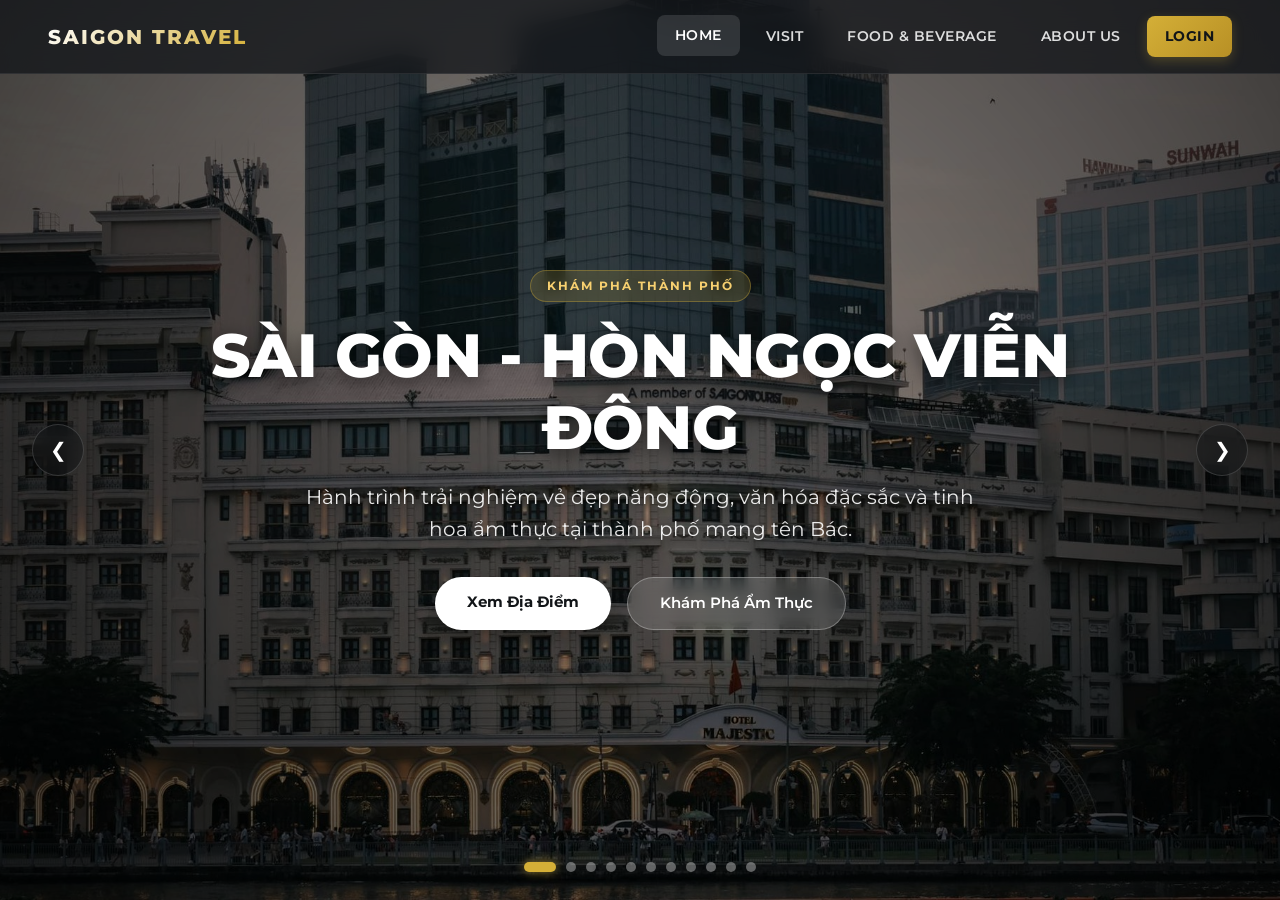
<file: index.html>
<!DOCTYPE html>
<html lang="vi">
  <head>
    <meta charset="UTF-8" />
    <meta http-equiv="X-UA-Compatible" content="IE=edge" />
    <meta name="viewport" content="width=device-width, initial-scale=1.0" />
    <title>Web Du Lịch Sài Gòn - Khám Phá TP. Hồ Chí Minh</title>
    <meta name="description" content="Trang web du lịch, ẩm thực và cà phê nổi tiếng tại TP. Hồ Chí Minh." />

    <link rel="stylesheet" href="assets/css/reset.css" />
    <link rel="stylesheet" href="assets/css/index.css" />
    <link rel="stylesheet" href="assets/css/button.css" />
    <link
      href="https://fonts.googleapis.com/css2?family=Montserrat:wght@300;400;500;600;700;800&display=swap"
      rel="stylesheet"
    />

    <link rel="apple-touch-icon" sizes="180x180" href="assets/icons/apple-icon-180x180.png" />
    <link rel="icon" type="image/png" sizes="32x32" href="assets/icons/favicon-32x32.png" />
    <link rel="icon" type="image/png" sizes="16x16" href="assets/icons/favicon-16x16.png" />
    <link rel="manifest" href="assets/manifest.json" />
  </head>

  <body>
    <header class="header">
      <div class="logo">SAIGON TRAVEL</div>
      <nav class="nav">
        <a class="button active" href="index.html">HOME</a>
        <a class="button" href="pages/visit.html">VISIT</a>
        <a class="button" href="pages/nextstep.html">FOOD & BEVERAGE</a>
        <a class="button" href="pages/aboutus.html">ABOUT US</a>
        <a class="button btn-auth" href="pages/login.html">LOGIN</a>
      </nav>
    </header>

    <main class="slider">
      <div class="list">
        <div class="item">
          <img src="assets/images/8.jpg" alt="Sài Gòn Phồn Hoa" />
        </div>
        <div class="item">
          <img src="assets/images/7.jpg" alt="Bến Bạch Đằng" />
        </div>
        <div class="item">
          <img src="assets/images/3.jpg" alt="Nhà thờ Đức Bà" />
        </div>
        <div class="item">
          <img src="assets/images/4.jpg" alt="Phố Đi Bộ Nguyễn Huệ" />
        </div>
        <div class="item">
          <img src="assets/images/9.jpg" alt="Bưu Điện Trung Tâm" />
        </div>
        <div class="item">
          <img src="assets/images/10.jpg" alt="Chợ Bến Thành" />
        </div>
        <div class="item">
          <img src="assets/images/11.jpg" alt="Dinh Độc Lập" />
        </div>
        <div class="item">
          <img src="assets/images/12.jpg" alt="Landmark 81" />
        </div>
        <div class="item">
          <img src="assets/images/13.jpg" alt="Cầu Ánh Sao" />
        </div>
        <div class="item">
          <img src="assets/images/14.jpg" alt="Hồ Con Rùa" />
        </div>
        <div class="item">
          <img src="assets/images/15.jpg" alt="Sài Gòn Về Đêm" />
        </div>
      </div>

      <div class="hero-overlay">
        <div class="hero-content">
          <span class="hero-badge">KHÁM PHÁ THÀNH PHỐ</span>
          <h1 class="hero-title">SÀI GÒN - HÒN NGỌC VIỄN ĐÔNG</h1>
          <p class="hero-subtitle">
            Hành trình trải nghiệm vẻ đẹp năng động, văn hóa đặc sắc và tinh hoa ẩm thực tại thành phố mang tên Bác.
          </p>
          <div class="hero-actions">
            <a href="pages/visit.html" class="cta-primary">Xem Địa Điểm</a>
            <a href="pages/nextstep.html" class="cta-secondary">Khám Phá Ẩm Thực</a>
          </div>
        </div>
      </div>

      <div class="slider-controls">
        <button id="prev" aria-label="Previous slide">&#10094;</button>
        <button id="next" aria-label="Next slide">&#10095;</button>
      </div>

      <ul class="dots"></ul>
    </main>

    <script src="assets/js/home.js"></script>
  </body>
</html>
</file>
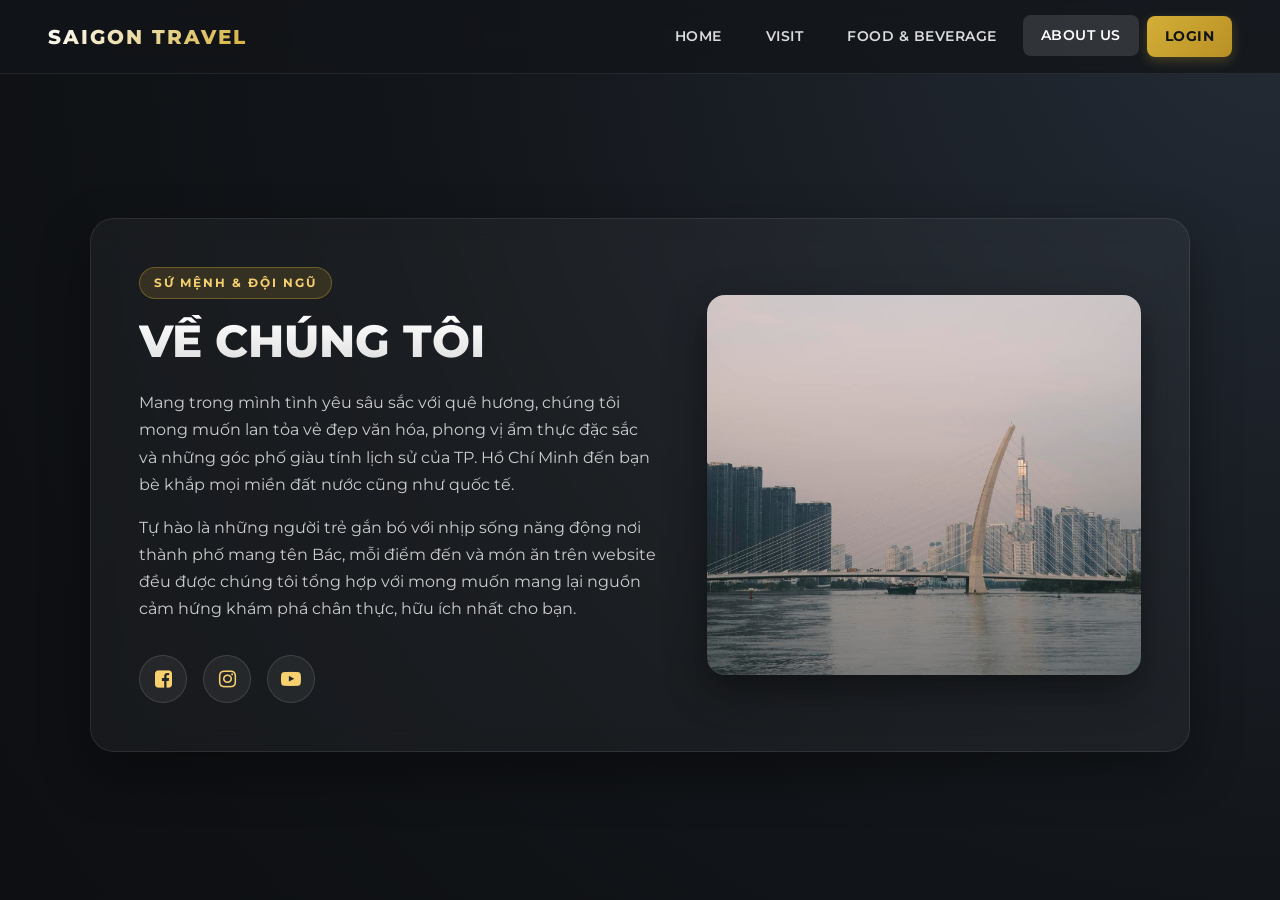
<file: pages/aboutus.html>
<!DOCTYPE html>
<html lang="vi">
  <head>
    <meta charset="UTF-8" />
    <meta http-equiv="X-UA-Compatible" content="IE=edge" />
    <meta name="viewport" content="width=device-width, initial-scale=1.0" />
    <title>Về Chúng Tôi - Web Du Lịch Sài Gòn</title>

    <link rel="stylesheet" href="../assets/css/reset.css" />
    <link rel="stylesheet" href="../assets/css/button.css" />
    <link rel="stylesheet" href="../assets/css/aboutus.css" />
    <link
      href="https://fonts.googleapis.com/css2?family=Montserrat:wght@300;400;500;600;700;800&display=swap"
      rel="stylesheet"
    />
    <link
      rel="stylesheet"
      href="https://cdnjs.cloudflare.com/ajax/libs/font-awesome/4.7.0/css/font-awesome.min.css"
    />

    <link rel="apple-touch-icon" sizes="180x180" href="../assets/icons/apple-icon-180x180.png" />
    <link rel="icon" type="image/png" sizes="32x32" href="../assets/icons/favicon-32x32.png" />
    <link rel="icon" type="image/png" sizes="16x16" href="../assets/icons/favicon-16x16.png" />
    <link rel="manifest" href="../assets/manifest.json" />
  </head>

  <body>
    <header class="header">
      <a href="../index.html" class="logo">SAIGON TRAVEL</a>
      <nav class="nav">
        <a class="button" href="../index.html">HOME</a>
        <a class="button" href="visit.html">VISIT</a>
        <a class="button" href="nextstep.html">FOOD & BEVERAGE</a>
        <a class="button active" href="aboutus.html">ABOUT US</a>
        <a class="button btn-auth" href="login.html">LOGIN</a>
      </nav>
    </header>

    <main class="section">
      <div class="container">
        <div class="card-wrapper">
          <div class="content-section">
            <span class="sub-title">SỨ MỆNH & ĐỘI NGŨ</span>
            <h1 class="main-title">VỀ CHÚNG TÔI</h1>
            <p class="desc">
              Mang trong mình tình yêu sâu sắc với quê hương, chúng tôi mong muốn lan tỏa vẻ đẹp văn hóa, phong vị ẩm thực đặc sắc và những góc phố giàu tính lịch sử của TP. Hồ Chí Minh đến bạn bè khắp mọi miền đất nước cũng như quốc tế.
            </p>
            <p class="desc">
              Tự hào là những người trẻ gắn bó với nhịp sống năng động nơi thành phố mang tên Bác, mỗi điểm đến và món ăn trên website đều được chúng tôi tổng hợp với mong muốn mang lại nguồn cảm hứng khám phá chân thực, hữu ích nhất cho bạn.
            </p>
            <div class="social">
              <a href="https://www.facebook.com/le.hai.377284" target="_blank" rel="noopener" aria-label="Facebook">
                <i class="fa fa-facebook-square"></i>
              </a>
              <a href="https://www.instagram.com/_gkiet.6/" target="_blank" rel="noopener" aria-label="Instagram">
                <i class="fa fa-instagram"></i>
              </a>
              <a href="https://www.youtube.com/@AlexanderKiet" target="_blank" rel="noopener" aria-label="YouTube">
                <i class="fa fa-youtube-play"></i>
              </a>
            </div>
          </div>
          <div class="image-section">
            <img src="../assets/images/9.jpg" alt="Sài Gòn Yêu Thương" />
          </div>
        </div>
      </div>
    </main>
  </body>
</html>
</file>
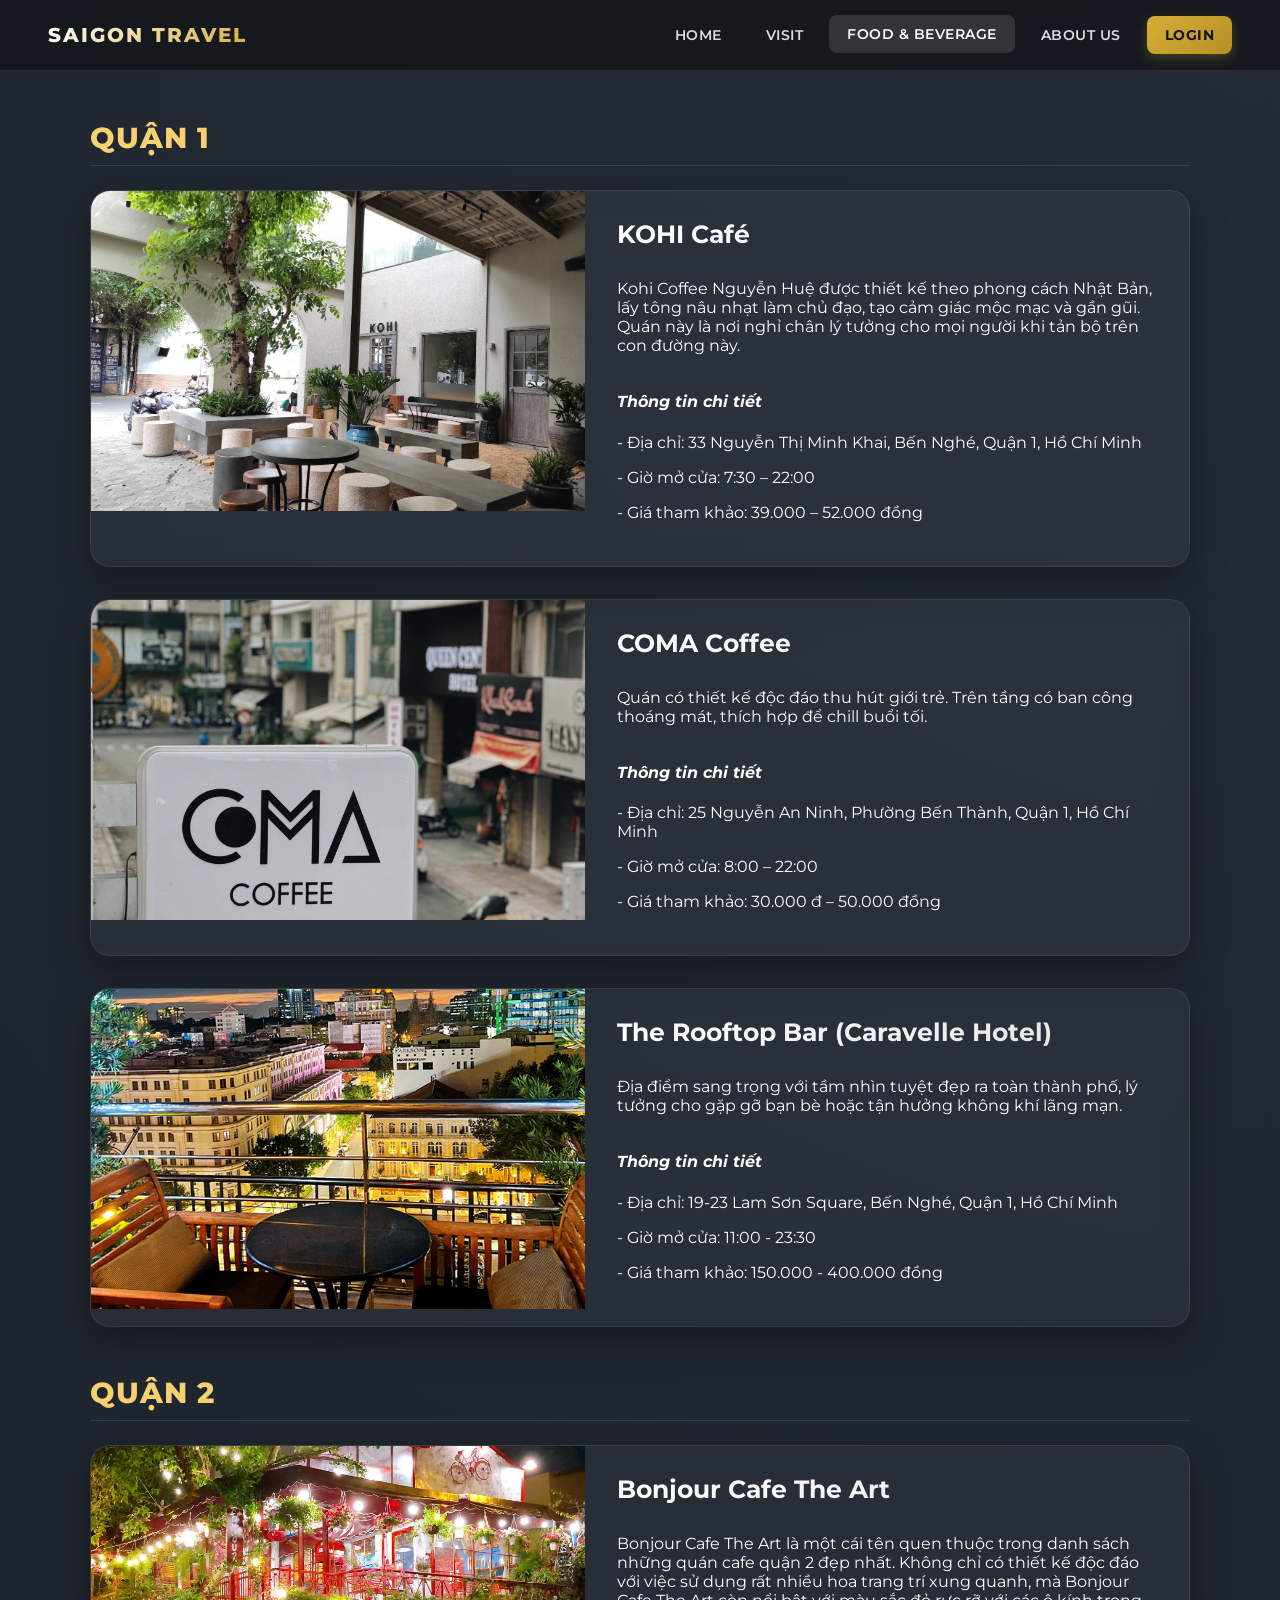
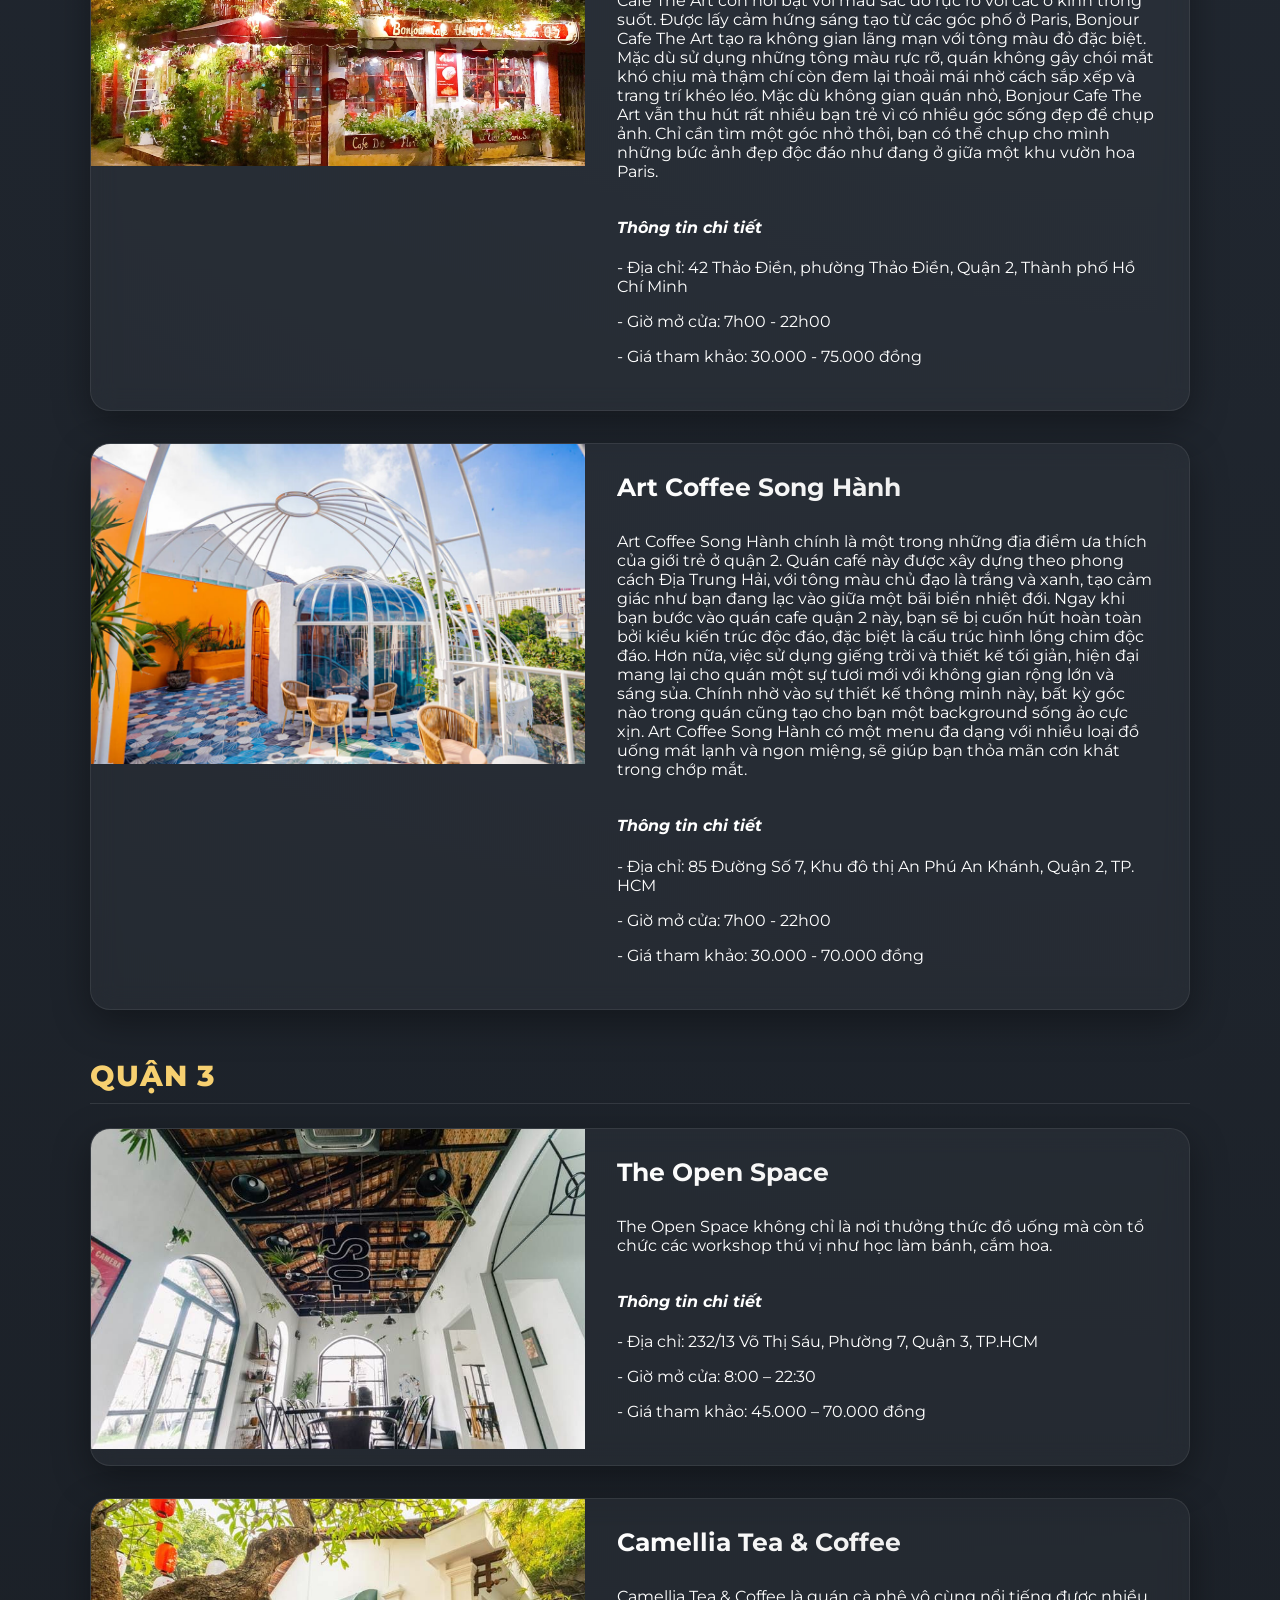
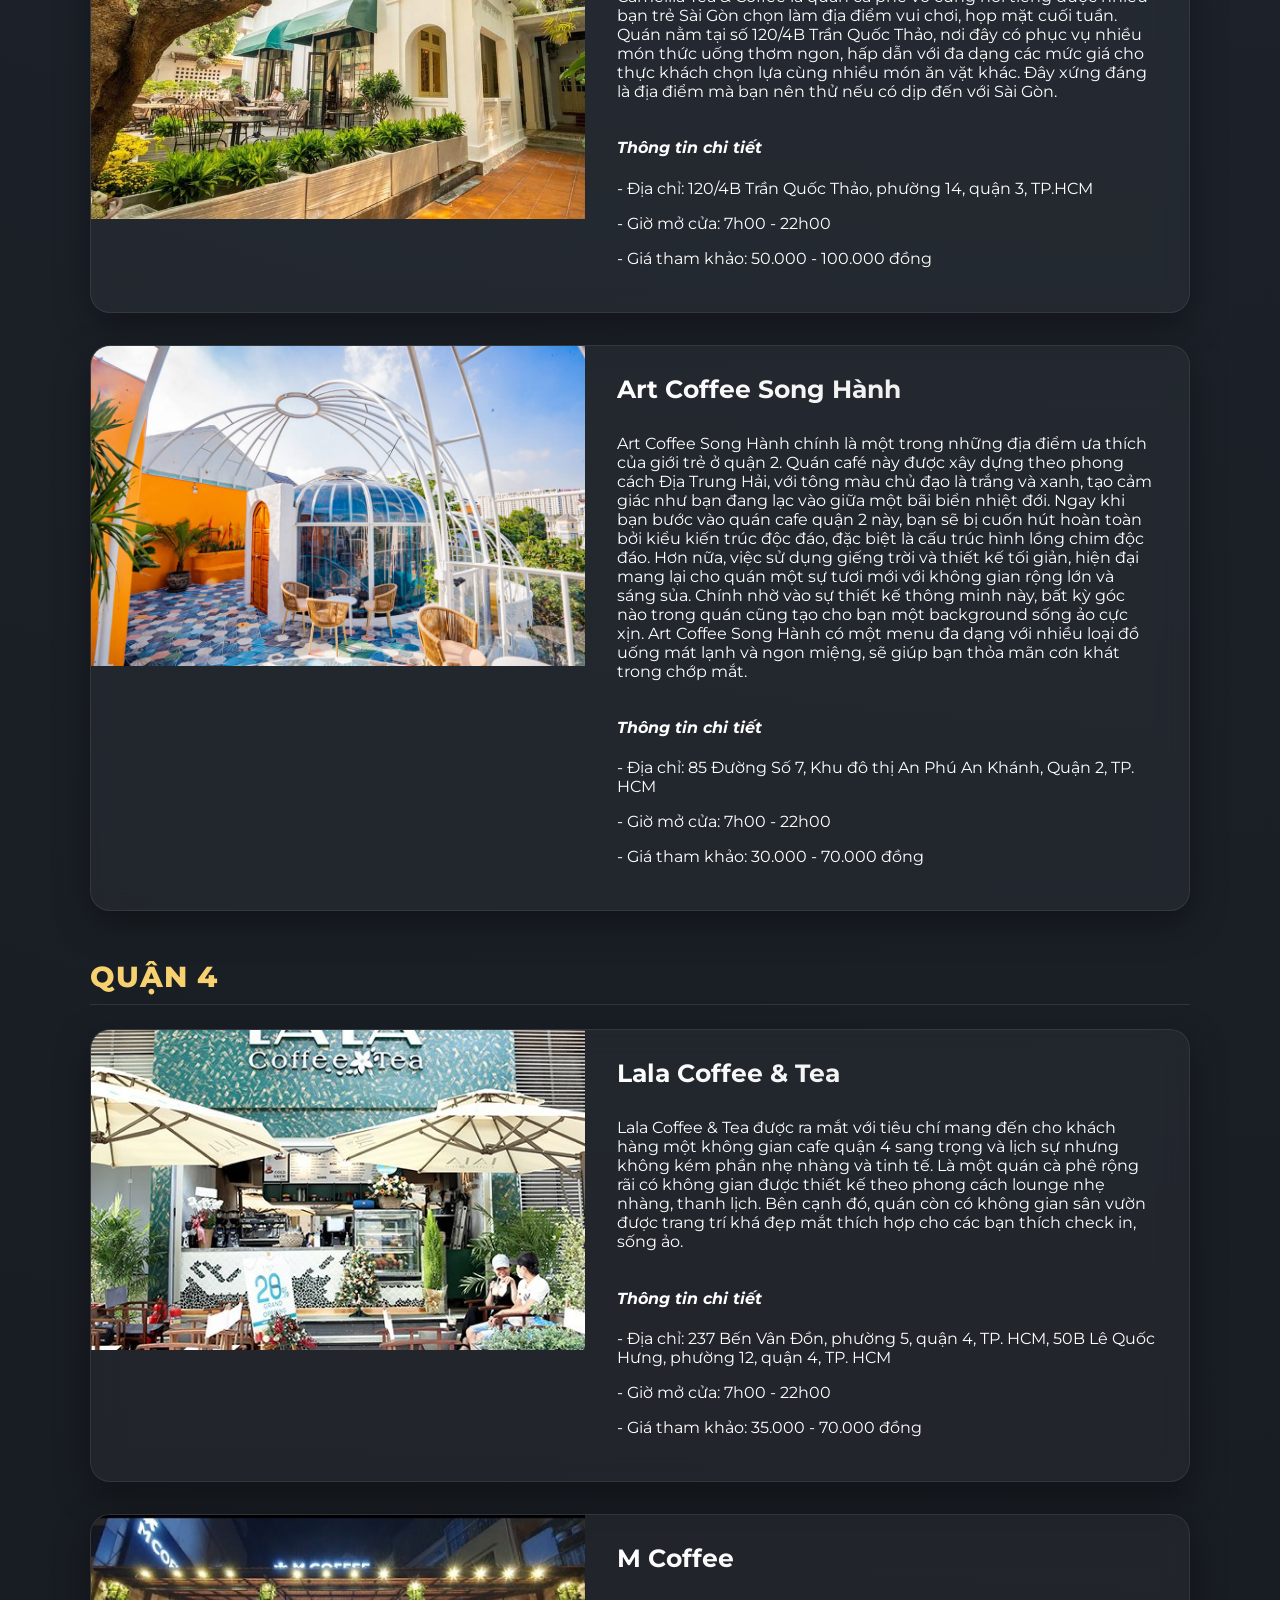
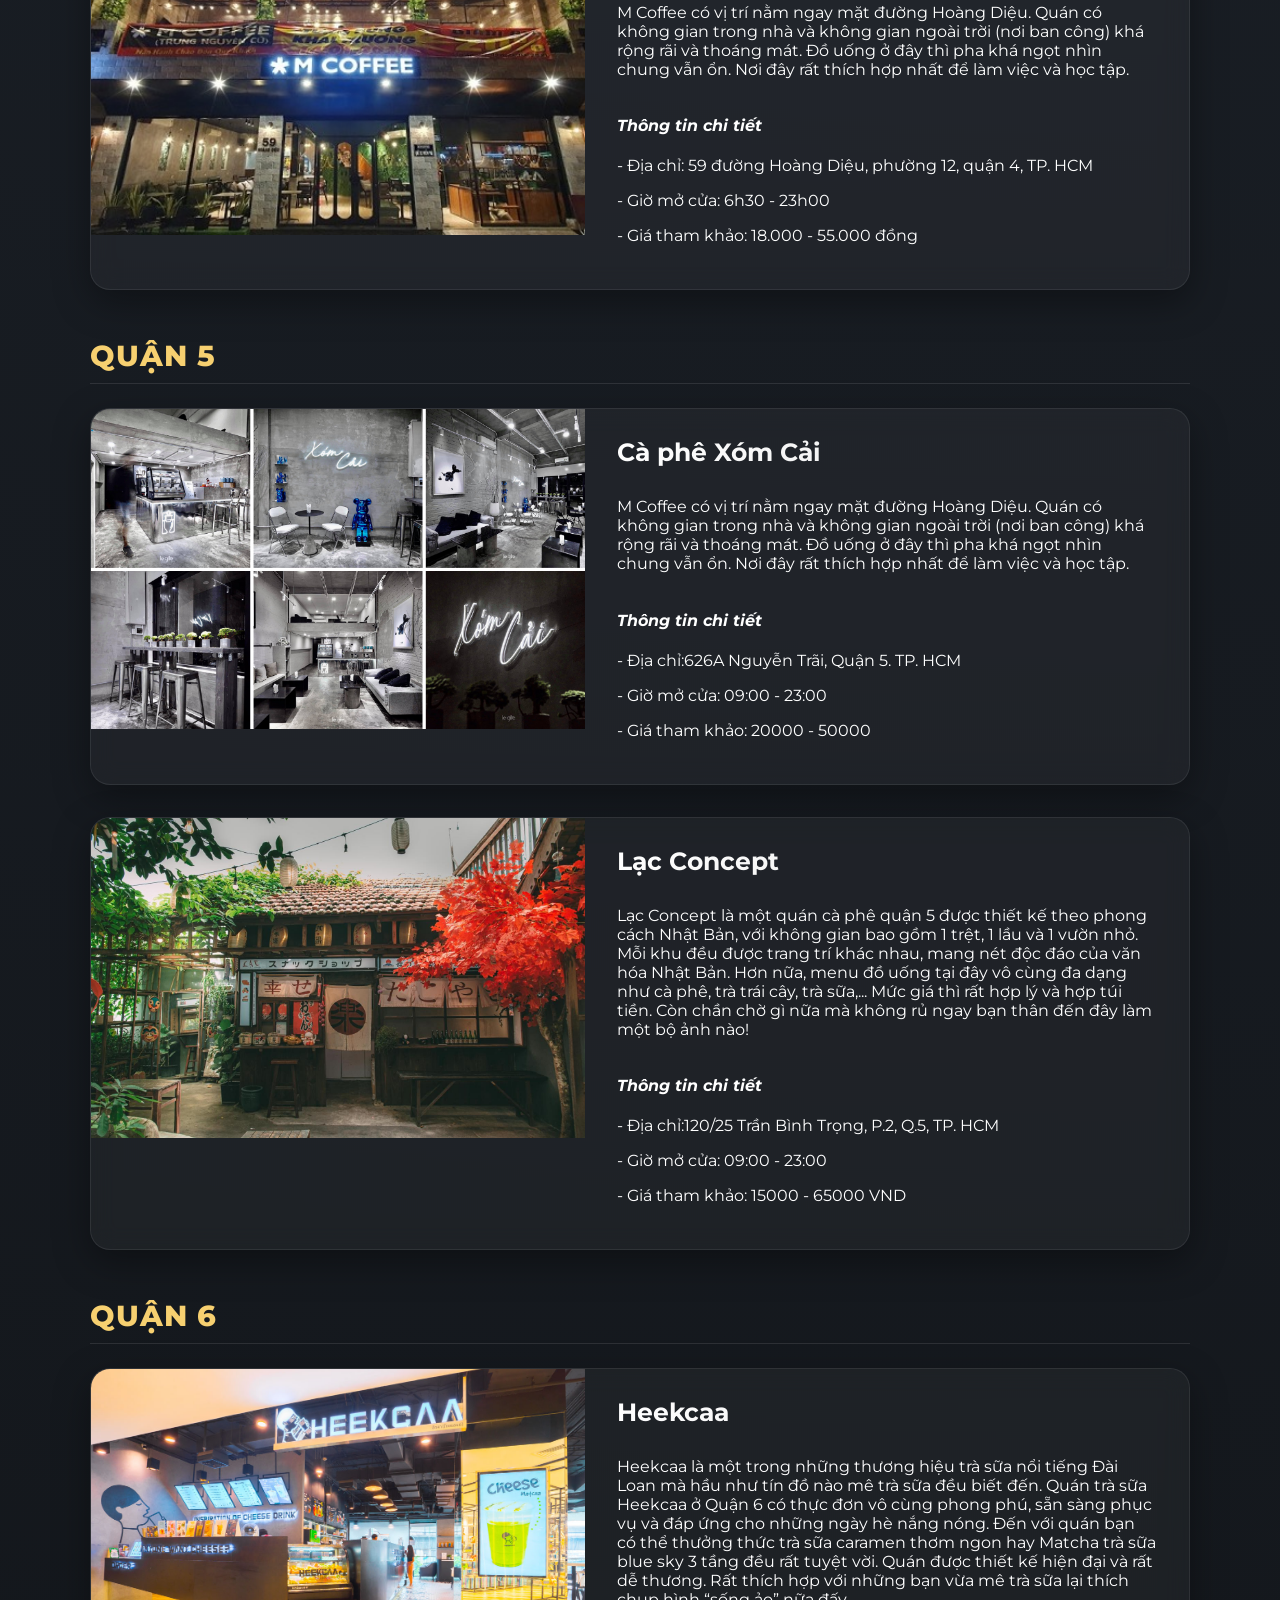
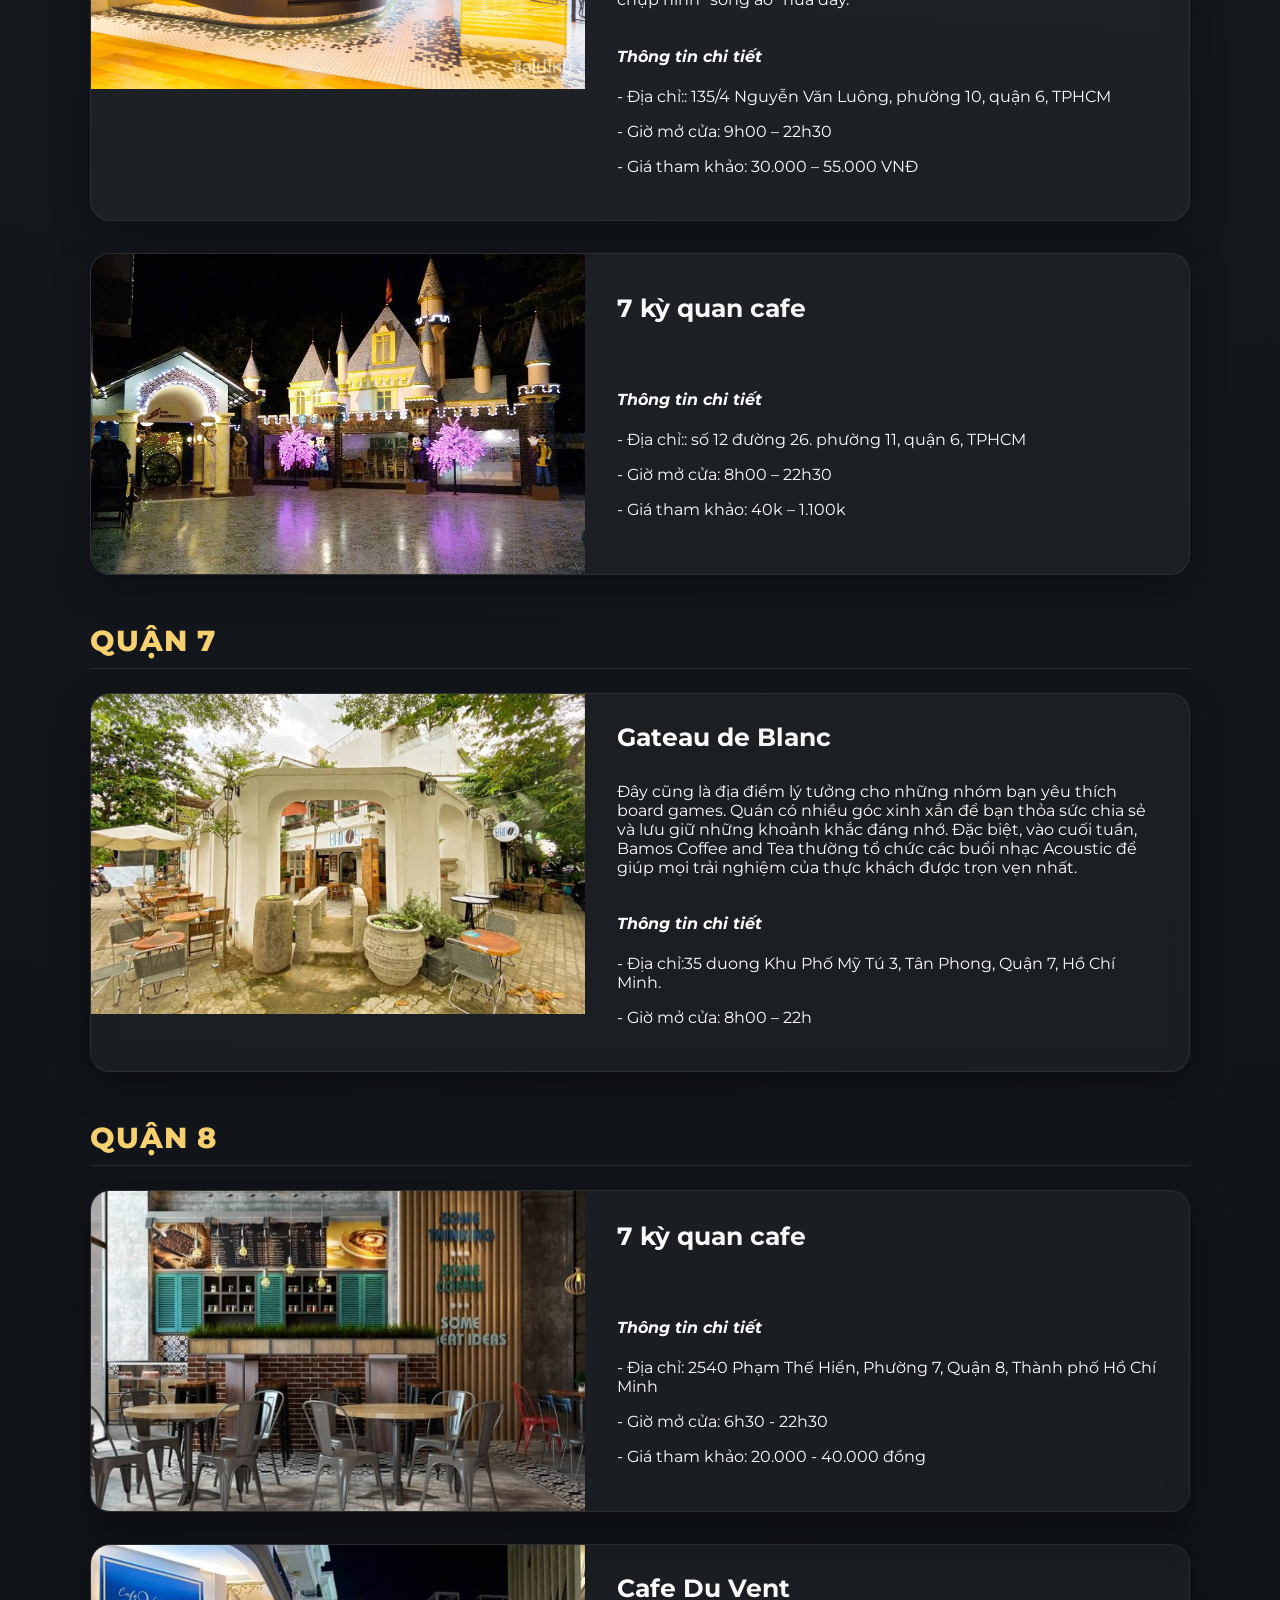
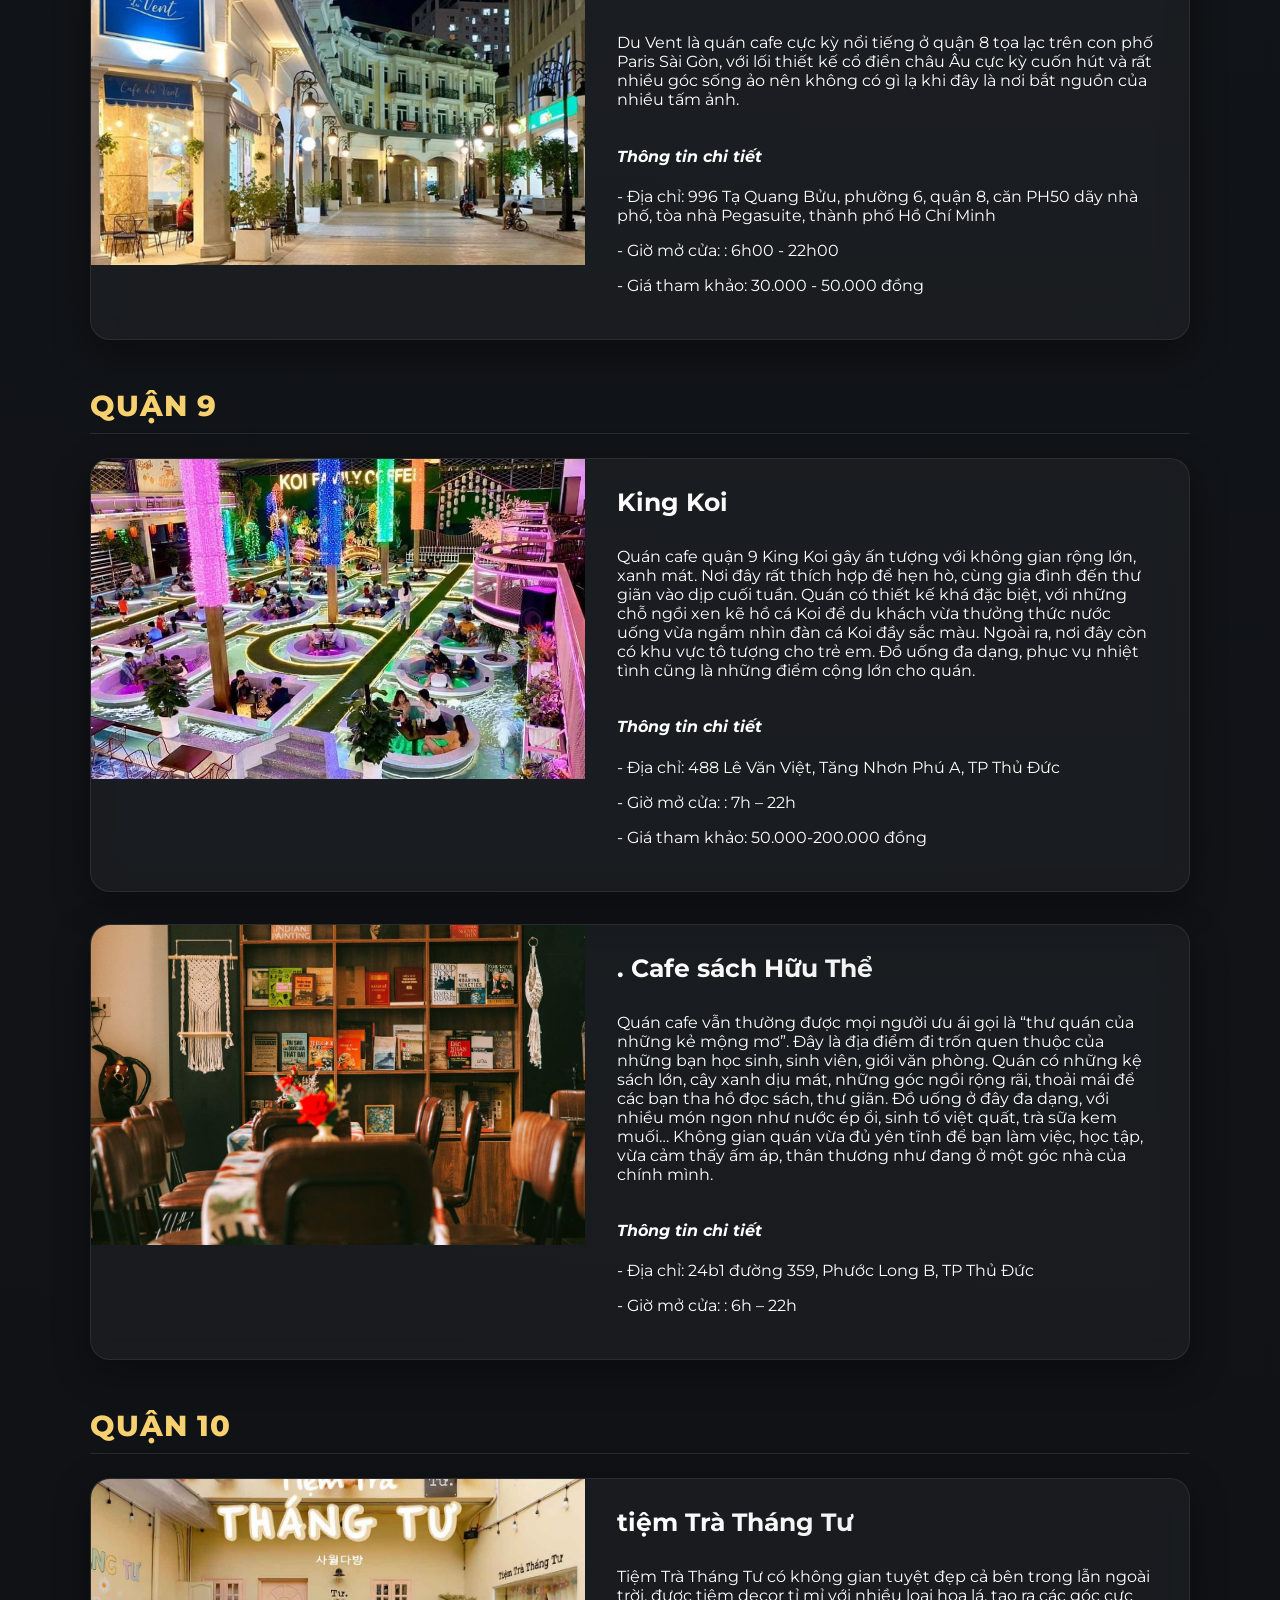
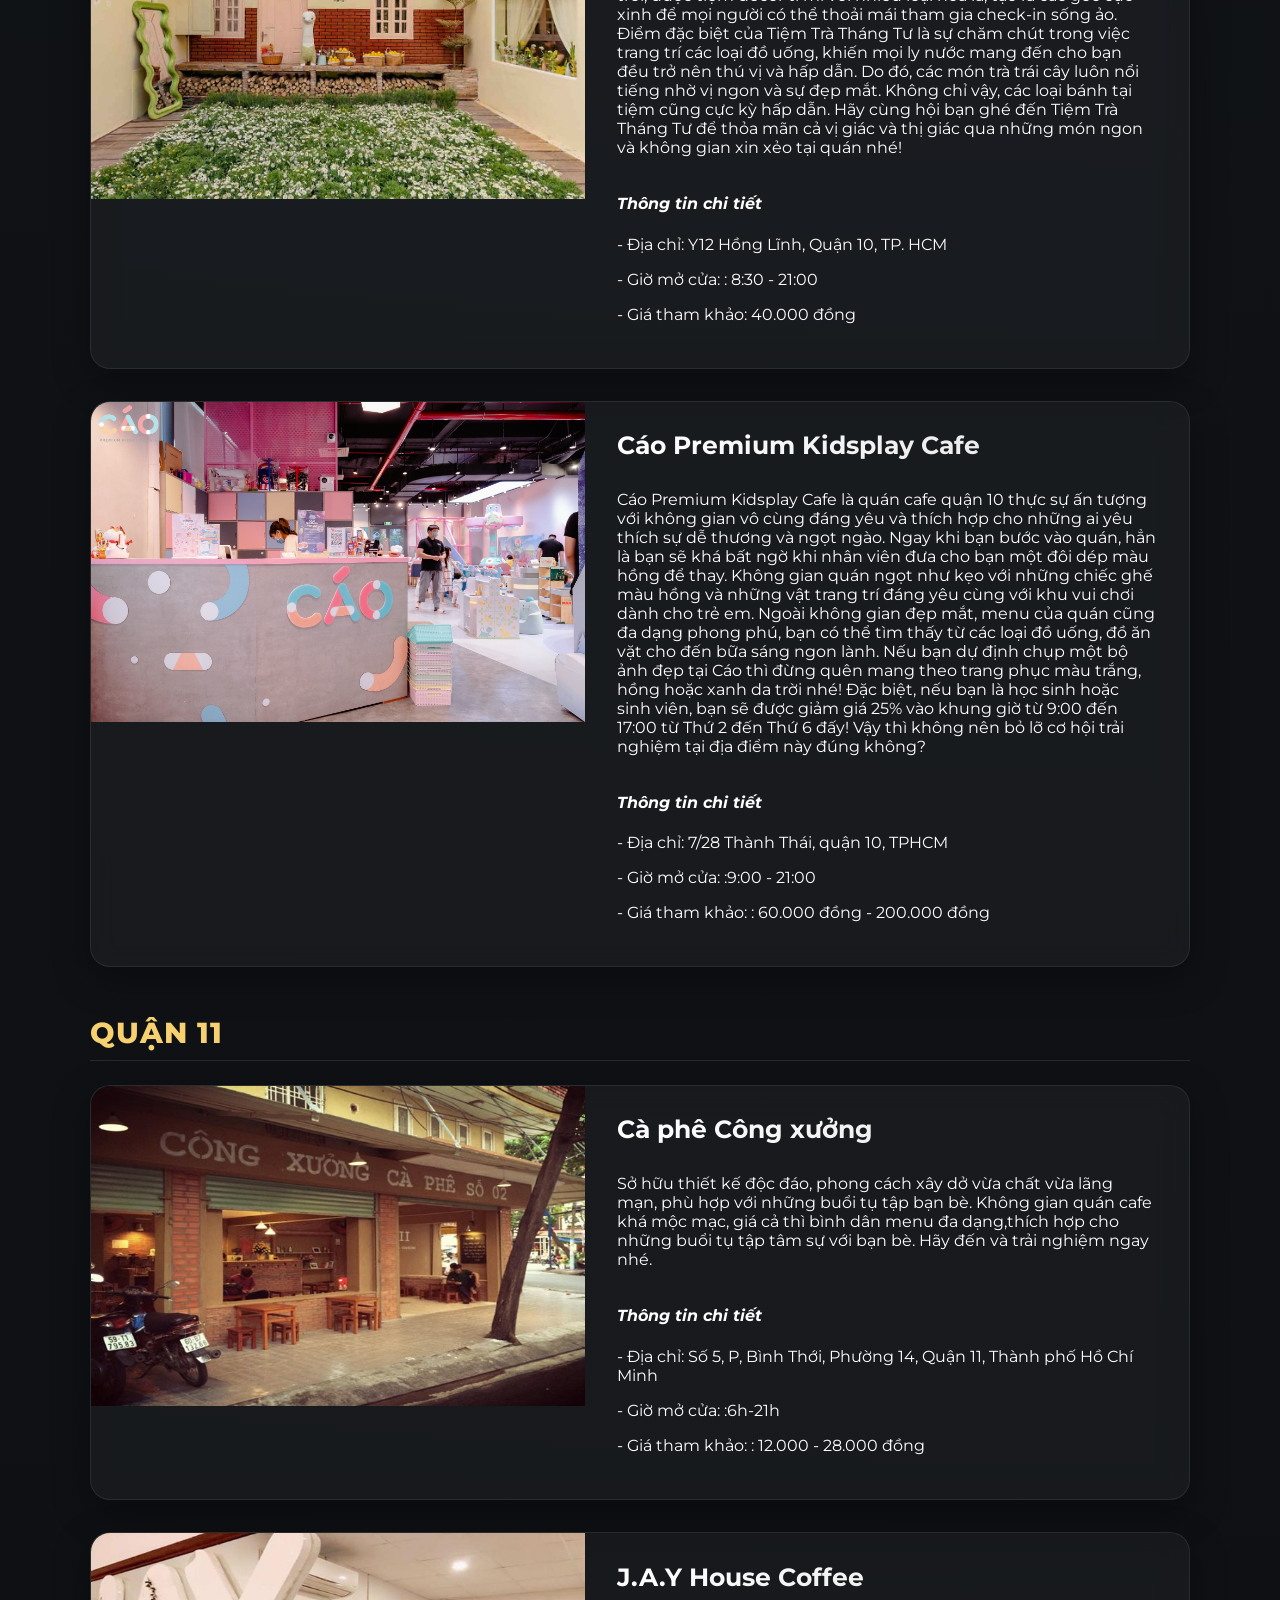
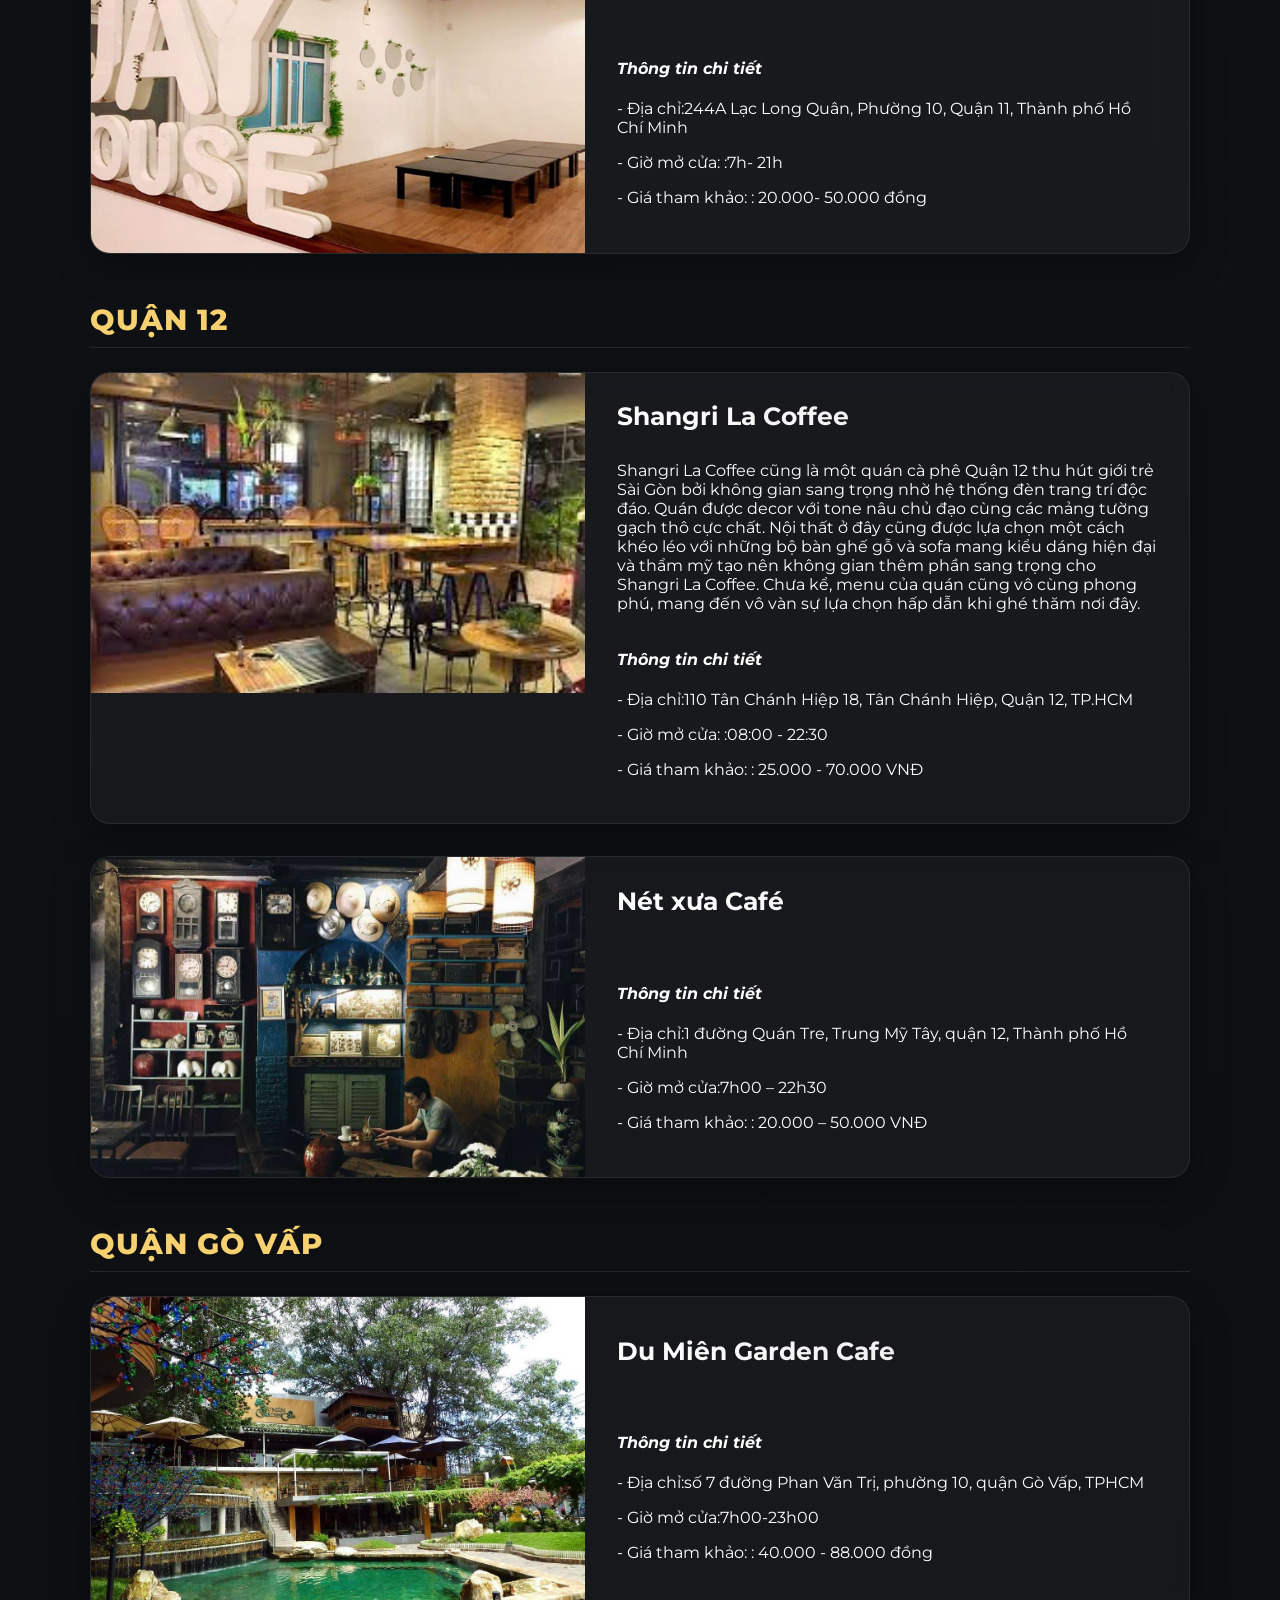
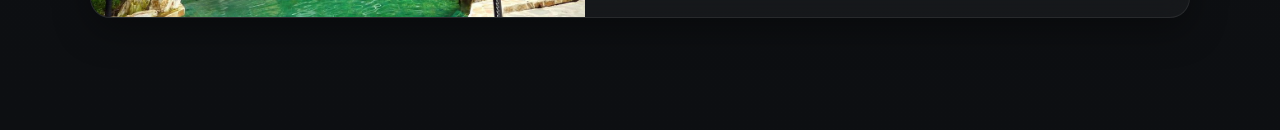
<file: pages/drink.html>
<!DOCTYPE html>
<html lang="en">
  <head>
    <meta charset="UTF-8" />
    <meta name="viewport" content="width=device-width, initial-scale=1.0" />
    <title>Drink Gallery</title>
    <link rel="stylesheet" href="../assets/css/drink.css" />
    <link rel="stylesheet" href="../assets/css/button.css" />
    <link
      href="https://fonts.googleapis.com/css2?family=Montserrat:wght@300;400;500;700&display=swap"
      rel="stylesheet"
    />
     <link rel="apple-touch-icon" sizes="57x57" href="../assets/icons/apple-icon-57x57.png" />
    <link rel="apple-touch-icon" sizes="60x60" href="../assets/icons/apple-icon-60x60.png" />
    <link rel="apple-touch-icon" sizes="72x72" href="../assets/icons/apple-icon-72x72.png" />
    <link rel="apple-touch-icon" sizes="76x76" href="../assets/icons/apple-icon-76x76.png" />
    <link
      rel="apple-touch-icon"
      sizes="114x114"
      href="../assets/icons/apple-icon-114x114.png"
    />
    <link
      rel="apple-touch-icon"
      sizes="120x120"
      href="../assets/icons/apple-icon-120x120.png"
    />
    <link
      rel="apple-touch-icon"
      sizes="144x144"
      href="../assets/icons/apple-icon-144x144.png"
    />
    <link
      rel="apple-touch-icon"
      sizes="152x152"
      href="../assets/icons/apple-icon-152x152.png"
    />
    <link
      rel="apple-touch-icon"
      sizes="180x180"
      href="../assets/icons/apple-icon-180x180.png"
    />
    <link
      rel="icon"
      type="image/png"
      sizes="192x192"
      href="../assets/icons/android-icon-192x192.png"
    />
    <link rel="icon" type="image/png" sizes="32x32" href="../assets/icons/favicon-32x32.png" />
    <link rel="icon" type="image/png" sizes="96x96" href="../assets/icons/favicon-96x96.png" />
    <link rel="icon" type="image/png" sizes="16x16" href="../assets/icons/favicon-16x16.png" />
    <link rel="manifest" href="../assets/manifest.json" />
    <meta name="msapplication-TileColor" content="#ffffff" />
    <meta name="msapplication-TileImage" content="../assets/icons/ms-icon-144x144.png" />

  </head>
  <body>
    <header class="header">
      <a href="../index.html" class="logo">SAIGON TRAVEL</a>
      <nav class="nav">
        <a class="button" href="../index.html">HOME</a>
        <a class="button" href="visit.html">VISIT</a>
        <a class="button active" href="nextstep.html">FOOD & BEVERAGE</a>
        <a class="button" href="aboutus.html">ABOUT US</a>
        <a class="button btn-auth" href="login.html">LOGIN</a>
      </nav>
    </header>
    <link
      rel="stylesheet"
      href="https://fonts.googleapis.com/css2?family=Playwrite+HR+Lijeva:wght@100..400&display=swap"
    />
    <div class="drink-gallery">
      <h2 class="quận">QUẬN 1</h2>

      <div class="drink-place">
        <img src="../assets/images/a1.jpg" alt="KOHI Café" />
        <div class="info">
          <h3>KOHI Café</h3>
          <p class="thông tin">
            Kohi Coffee Nguyễn Huệ được thiết kế theo phong cách Nhật Bản, lấy
            tông nâu nhạt làm chủ đạo, tạo cảm giác mộc mạc và gần gũi. Quán này
            là nơi nghỉ chân lý tưởng cho mọi người khi tản bộ trên con đường
            này.
          </p>
          <div class="thông tin chi tiết">
            <i><h4>Thông tin chi tiết</h4></i>
            <p>
              - Địa chỉ: 33 Nguyễn Thị Minh Khai, Bến Nghé, Quận 1, Hồ Chí Minh
            </p>
            <p>- Giờ mở cửa: 7:30 – 22:00</p>
            <p>- Giá tham khảo: 39.000 – 52.000 đồng</p>
          </div>
        </div>
      </div>

      <div class="drink-place">
        <img src="../assets/images/a2.jpg" alt="COMA Coffee" />
        <div class="info">
          <h3>COMA Coffee</h3>
          <p class="thông tin">
            Quán có thiết kế độc đáo thu hút giới trẻ. Trên tầng có ban công
            thoáng mát, thích hợp để chill buổi tối.
          </p>
          <div class="thông tin chi tiết">
            <i><h4>Thông tin chi tiết</h4></i>
            <p>
              - Địa chỉ: 25 Nguyễn An Ninh, Phường Bến Thành, Quận 1, Hồ Chí
              Minh
            </p>
            <p>- Giờ mở cửa: 8:00 – 22:00</p>
            <p>- Giá tham khảo: 30.000 đ – 50.000 đồng</p>
          </div>
        </div>
      </div>

      <div class="drink-place">
        <img src="../assets/images/a3.jpg" alt="The Rooftop Bar (Caravelle Hotel)" />
        <div class="info">
          <h3>The Rooftop Bar (Caravelle Hotel)</h3>
          <p class="thông tin">
            Địa điểm sang trọng với tầm nhìn tuyệt đẹp ra toàn thành phố, lý
            tưởng cho gặp gỡ bạn bè hoặc tận hưởng không khí lãng mạn.
          </p>
          <div class="thông tin chi tiết">
            <i><h4>Thông tin chi tiết</h4></i>
            <p>
              - Địa chỉ: 19-23 Lam Sơn Square, Bến Nghé, Quận 1, Hồ Chí Minh
            </p>
            <p>- Giờ mở cửa: 11:00 - 23:30</p>
            <p>- Giá tham khảo: 150.000 - 400.000 đồng</p>
          </div>
        </div>
      </div>

      <h2 class="quận">QUẬN 2</h2>

      <div class="drink-place">
        <img src="../assets/images/a4.jpg" alt="Bonjour Cafe The Art " />
        <div class="info">
          <h3>Bonjour Cafe The Art</h3>
          <p class="thông tin">
            Bonjour Cafe The Art là một cái tên quen thuộc trong danh sách những
            quán cafe quận 2 đẹp nhất. Không chỉ có thiết kế độc đáo với việc sử
            dụng rất nhiều hoa trang trí xung quanh, mà Bonjour Cafe The Art còn
            nổi bật với màu sắc đỏ rực rỡ với các ô kính trong suốt. Được lấy
            cảm hứng sáng tạo từ các góc phố ở Paris, Bonjour Cafe The Art tạo
            ra không gian lãng mạn với tông màu đỏ đặc biệt. Mặc dù sử dụng
            những tông màu rực rỡ, quán không gây chói mắt khó chịu mà thậm chí
            còn đem lại thoải mái nhờ cách sắp xếp và trang trí khéo léo. Mặc dù
            không gian quán nhỏ, Bonjour Cafe The Art vẫn thu hút rất nhiều bạn
            trẻ vì có nhiều góc sống đẹp để chụp ảnh. Chỉ cần tìm một góc nhỏ
            thôi, bạn có thể chụp cho mình những bức ảnh đẹp độc đáo như đang ở
            giữa một khu vườn hoa Paris.
          </p>
          <div class="thông tin chi tiết">
            <i><h4>Thông tin chi tiết</h4></i>
            <p>
              - Địa chỉ: 42 Thảo Điền, phường Thảo Điền, Quận 2, Thành phố Hồ
              Chí Minh
            </p>
            <p>- Giờ mở cửa: 7h00 - 22h00</p>
            <p>- Giá tham khảo: 30.000 - 75.000 đồng</p>
          </div>
        </div>
      </div>

      <div class="drink-place">
        <img src="../assets/images/a5.jpg" alt="Art Coffee Song Hành  " />
        <div class="info">
          <h3>Art Coffee Song Hành</h3>
          <p class="thông tin">
            Art Coffee Song Hành chính là một trong những địa điểm ưa thích của
            giới trẻ ở quận 2. Quán café này được xây dựng theo phong cách Địa
            Trung Hải, với tông màu chủ đạo là trắng và xanh, tạo cảm giác như
            bạn đang lạc vào giữa một bãi biển nhiệt đới. Ngay khi bạn bước vào
            quán cafe quận 2 này, bạn sẽ bị cuốn hút hoàn toàn bởi kiểu kiến
            trúc độc đáo, đặc biệt là cấu trúc hình lồng chim độc đáo. Hơn nữa,
            việc sử dụng giếng trời và thiết kế tối giản, hiện đại mang lại cho
            quán một sự tươi mới với không gian rộng lớn và sáng sủa. Chính nhờ
            vào sự thiết kế thông minh này, bất kỳ góc nào trong quán cũng tạo
            cho bạn một background sống ảo cực xịn. Art Coffee Song Hành có một
            menu đa dạng với nhiều loại đồ uống mát lạnh và ngon miệng, sẽ giúp
            bạn thỏa mãn cơn khát trong chớp mắt.
          </p>
          <div class="thông tin chi tiết">
            <i><h4>Thông tin chi tiết</h4></i>
            <p>
              - Địa chỉ: 85 Đường Số 7, Khu đô thị An Phú An Khánh, Quận 2, TP.
              HCM
            </p>
            <p>- Giờ mở cửa: 7h00 - 22h00</p>
            <p>- Giá tham khảo: 30.000 - 70.000 đồng</p>
          </div>
        </div>
      </div>

      <h2 class="quận">QUẬN 3</h2>

      <div class="drink-place">
        <img src="../assets/images/a6.jpg" alt="The Open Space" />
        <div class="info">
          <h3>The Open Space</h3>
          <p class="thông tin">
            The Open Space không chỉ là nơi thưởng thức đồ uống mà còn tổ chức
            các workshop thú vị như học làm bánh, cắm hoa.
          </p>
          <div class="thông tin chi tiết">
            <i><h4>Thông tin chi tiết</h4></i>
            <p>- Địa chỉ: 232/13 Võ Thị Sáu, Phường 7, Quận 3, TP.HCM</p>
            <p>- Giờ mở cửa: 8:00 – 22:30</p>
            <p>- Giá tham khảo: 45.000 – 70.000 đồng</p>
          </div>
        </div>
      </div>

      <div class="drink-place">
        <img src="../assets/images/a7.jpg" alt="Camellia Tea & Coffee" />
        <div class="info">
          <h3>Camellia Tea & Coffee</h3>
          <p class="thông tin">
            Camellia Tea & Coffee là quán cà phê vô cùng nổi tiếng được nhiều
            bạn trẻ Sài Gòn chọn làm địa điểm vui chơi, họp mặt cuối tuần. Quán
            nằm tại số 120/4B Trần Quốc Thảo, nơi đây có phục vụ nhiều món thức
            uống thơm ngon, hấp dẫn với đa dạng các mức giá cho thực khách chọn
            lựa cùng nhiều món ăn vặt khác. Đây xứng đáng là địa điểm mà bạn nên
            thử nếu có dịp đến với Sài Gòn.
          </p>
          <div class="thông tin chi tiết">
            <i><h4>Thông tin chi tiết</h4></i>
            <p>- Địa chỉ: 120/4B Trần Quốc Thảo, phường 14, quận 3, TP.HCM</p>
            <p>- Giờ mở cửa: 7h00 - 22h00</p>
            <p>- Giá tham khảo: 50.000 - 100.000 đồng</p>
          </div>
        </div>
      </div>

      <div class="drink-place">
        <img
          src="../assets/images/cafe-quan-2-03-1695000939.jpg"
          alt="Art Coffee Song Hành  "
        />
        <div class="info">
          <h3>Art Coffee Song Hành</h3>
          <p class="thông tin">
            Art Coffee Song Hành chính là một trong những địa điểm ưa thích của
            giới trẻ ở quận 2. Quán café này được xây dựng theo phong cách Địa
            Trung Hải, với tông màu chủ đạo là trắng và xanh, tạo cảm giác như
            bạn đang lạc vào giữa một bãi biển nhiệt đới. Ngay khi bạn bước vào
            quán cafe quận 2 này, bạn sẽ bị cuốn hút hoàn toàn bởi kiểu kiến
            trúc độc đáo, đặc biệt là cấu trúc hình lồng chim độc đáo. Hơn nữa,
            việc sử dụng giếng trời và thiết kế tối giản, hiện đại mang lại cho
            quán một sự tươi mới với không gian rộng lớn và sáng sủa. Chính nhờ
            vào sự thiết kế thông minh này, bất kỳ góc nào trong quán cũng tạo
            cho bạn một background sống ảo cực xịn. Art Coffee Song Hành có một
            menu đa dạng với nhiều loại đồ uống mát lạnh và ngon miệng, sẽ giúp
            bạn thỏa mãn cơn khát trong chớp mắt.
          </p>
          <div class="thông tin chi tiết">
            <i><h4>Thông tin chi tiết</h4></i>
            <p>
              - Địa chỉ: 85 Đường Số 7, Khu đô thị An Phú An Khánh, Quận 2, TP.
              HCM
            </p>
            <p>- Giờ mở cửa: 7h00 - 22h00</p>
            <p>- Giá tham khảo: 30.000 - 70.000 đồng</p>
          </div>
        </div>
      </div>

      <h2 class="quận">QUẬN 4</h2>

      <div class="drink-place">
        <img src="../assets/images/a8.jpg" alt="Lala Coffee & Tea  " />
        <div class="info">
          <h3>Lala Coffee & Tea</h3>
          <p class="thông tin">
            Lala Coffee & Tea được ra mắt với tiêu chí mang đến cho khách hàng
            một không gian cafe quận 4 sang trọng và lịch sự nhưng không kém
            phần nhẹ nhàng và tinh tế. Là một quán cà phê rộng rãi có không gian
            được thiết kế theo phong cách lounge nhẹ nhàng, thanh lịch. Bên cạnh
            đó, quán còn có không gian sân vườn được trang trí khá đẹp mắt thích
            hợp cho các bạn thích check in, sống ảo.
          </p>
          <div class="thông tin chi tiết">
            <i><h4>Thông tin chi tiết</h4></i>
            <p>
              - Địa chỉ: 237 Bến Vân Đồn, phường 5, quận 4, TP. HCM, 50B Lê Quốc
              Hưng, phường 12, quận 4, TP. HCM
            </p>
            <p>- Giờ mở cửa: 7h00 - 22h00</p>
            <p>- Giá tham khảo: 35.000 - 70.000 đồng</p>
          </div>
        </div>
      </div>

      <div class="drink-place">
        <img src="../assets/images/a9.jpg" alt="M Coffee " />
        <div class="info">
          <h3>M Coffee</h3>
          <p class="thông tin">
            M Coffee có vị trí nằm ngay mặt đường Hoàng Diệu. Quán có không gian
            trong nhà và không gian ngoài trời (nơi ban công) khá rộng rãi và
            thoáng mát. Đồ uống ở đây thì pha khá ngọt nhìn chung vẫn ổn. Nơi
            đây rất thích hợp nhất để làm việc và học tập.
          </p>
          <div class="thông tin chi tiết">
            <i><h4>Thông tin chi tiết</h4></i>
            <p>- Địa chỉ: 59 đường Hoàng Diệu, phường 12, quận 4, TP. HCM</p>
            <p>- Giờ mở cửa: 6h30 - 23h00</p>
            <p>- Giá tham khảo: 18.000 - 55.000 đồng</p>
          </div>
        </div>
      </div>

      <h2 class="quận">QUẬN 5</h2>

      <div class="drink-place">
        <img src="../assets/images/a10.png" alt="Cà phê Xóm Cải " />
        <div class="info">
          <h3>Cà phê Xóm Cải</h3>
          <p class="thông tin">
            M Coffee có vị trí nằm ngay mặt đường Hoàng Diệu. Quán có không gian
            trong nhà và không gian ngoài trời (nơi ban công) khá rộng rãi và
            thoáng mát. Đồ uống ở đây thì pha khá ngọt nhìn chung vẫn ổn. Nơi
            đây rất thích hợp nhất để làm việc và học tập.
          </p>
          <div class="thông tin chi tiết">
            <i><h4>Thông tin chi tiết</h4></i>
            <p>- Địa chỉ:626A Nguyễn Trãi, Quận 5. TP. HCM</p>
            <p>- Giờ mở cửa: 09:00 - 23:00</p>
            <p>- Giá tham khảo: 20000 - 50000</p>
          </div>
        </div>
      </div>

      <div class="drink-place">
        <img src="../assets/images/a11.jpg" alt="Lạc Concept  " />
        <div class="info">
          <h3>Lạc Concept</h3>
          <p class="thông tin">
            Lạc Concept là một quán cà phê quận 5 được thiết kế theo phong cách
            Nhật Bản, với không gian bao gồm 1 trệt, 1 lầu và 1 vườn nhỏ. Mỗi
            khu đều được trang trí khác nhau, mang nét độc đáo của văn hóa Nhật
            Bản. Hơn nữa, menu đồ uống tại đây vô cùng đa dạng như cà phê, trà
            trái cây, trà sữa,... Mức giá thì rất hợp lý và hợp túi tiền. Còn
            chần chờ gì nữa mà không rủ ngay bạn thân đến đây làm một bộ ảnh
            nào!
          </p>
          <div class="thông tin chi tiết">
            <i><h4>Thông tin chi tiết</h4></i>
            <p>- Địa chỉ:120/25 Trần Bình Trọng, P.2, Q.5, TP. HCM</p>
            <p>- Giờ mở cửa: 09:00 - 23:00</p>
            <p>- Giá tham khảo: 15000 - 65000 VND</p>
          </div>
        </div>
      </div>

      <h2 class="quận">QUẬN 6</h2>

      <div class="drink-place">
        <img src="../assets/images/a12.jpg" alt="Heekcaa " />
        <div class="info">
          <h3>Heekcaa</h3>
          <p class="thông tin">
            Heekcaa là một trong những thương hiệu trà sữa nổi tiếng Đài Loan mà
            hầu như tín đồ nào mê trà sữa đều biết đến. Quán trà sữa Heekcaa ở
            Quận 6 có thực đơn vô cùng phong phú, sẵn sàng phục vụ và đáp ứng
            cho những ngày hè nắng nóng. Đến với quán bạn có thể thưởng thức trà
            sữa caramen thơm ngon hay Matcha trà sữa blue sky 3 tầng đều rất
            tuyệt vời. Quán được thiết kế hiện đại và rất dễ thương. Rất thích
            hợp với những bạn vừa mê trà sữa lại thích chụp hình “sống ảo” nữa
            đấy.
          </p>
          <div class="thông tin chi tiết">
            <i><h4>Thông tin chi tiết</h4></i>
            <p>- Địa chỉ:: 135/4 Nguyễn Văn Luông, phường 10, quận 6, TPHCM</p>
            <p>- Giờ mở cửa: 9h00 – 22h30</p>
            <p>- Giá tham khảo: 30.000 – 55.000 VNĐ</p>
          </div>
        </div>
      </div>

      <div class="drink-place">
        <img src="../assets/images/a13.jpg" alt="7 kỳ quan cafe" />
        <div class="info">
          <h3>7 kỳ quan cafe</h3>
          <p class="thông tin"></p>
          <div class="thông tin chi tiết">
            <i><h4>Thông tin chi tiết</h4></i>
            <p>- Địa chỉ:: số 12 đường 26. phường 11, quận 6, TPHCM</p>
            <p>- Giờ mở cửa: 8h00 – 22h30</p>
            <p>- Giá tham khảo: 40k – 1.100k</p>
          </div>
        </div>
      </div>

      <h2 class="quận">QUẬN 7</h2>

      <div class="drink-place">
        <img src="../assets/images/a14.jpg" alt="Gateau de Blanc" />
        <div class="info">
          <h3>Gateau de Blanc</h3>
          <p class="thông tin">
            Đây cũng là địa điểm lý tưởng cho những nhóm bạn yêu thích board
            games. Quán có nhiều góc xinh xắn để bạn thỏa sức chia sẻ và lưu giữ
            những khoảnh khắc đáng nhớ. Đặc biệt, vào cuối tuần, Bamos Coffee
            and Tea thường tổ chức các buổi nhạc Acoustic để giúp mọi trải
            nghiệm của thực khách được trọn vẹn nhất.
          </p>
          <div class="thông tin chi tiết">
            <i><h4>Thông tin chi tiết</h4></i>
            <p>
              - Địa chỉ:35 duong Khu Phố Mỹ Tú 3, Tân Phong, Quận 7, Hồ Chí
              Minh.
            </p>
            <p>- Giờ mở cửa: 8h00 – 22h</p>
          </div>
        </div>
      </div>

      <h2 class="quận">QUẬN 8</h2>

      <div class="drink-place">
        <img src="../assets/images/a15.jpg" alt="7 kỳ quan cafe" />
        <div class="info">
          <h3>7 kỳ quan cafe</h3>
          <p class="thông tin"></p>
          <div class="thông tin chi tiết">
            <i><h4>Thông tin chi tiết</h4></i>
            <p>
              - Địa chỉ: 2540 Phạm Thế Hiển, Phường 7, Quận 8, Thành phố Hồ Chí
              Minh
            </p>
            <p>- Giờ mở cửa: 6h30 - 22h30</p>
            <p>- Giá tham khảo: 20.000 - 40.000 đồng</p>
          </div>
        </div>
      </div>

      <div class="drink-place">
        <img src="../assets/images/a16.jpg" alt="Cafe Du Vent" />
        <div class="info">
          <h3>Cafe Du Vent</h3>
          <p class="thông tin">
            Du Vent là quán cafe cực kỳ nổi tiếng ở quận 8 tọa lạc trên con phố
            Paris Sài Gòn, với lối thiết kế cổ điển châu Âu cực kỳ cuốn hút và
            rất nhiều góc sống ảo nên không có gì lạ khi đây là nơi bắt nguồn
            của nhiều tấm ảnh.
          </p>
          <div class="thông tin chi tiết">
            <i><h4>Thông tin chi tiết</h4></i>
            <p>
              - Địa chỉ: 996 Tạ Quang Bửu, phường 6, quận 8, căn PH50 dãy nhà
              phố, tòa nhà Pegasuite, thành phố Hồ Chí Minh
            </p>
            <p>- Giờ mở cửa: : 6h00 - 22h00</p>
            <p>- Giá tham khảo: 30.000 - 50.000 đồng</p>
          </div>
        </div>
      </div>

      <h2 class="quận">QUẬN 9</h2>

      <div class="drink-place">
        <img src="../assets/images/a17.jpg" alt="King Koi" />
        <div class="info">
          <h3>King Koi</h3>
          <p class="thông tin">
            Quán cafe quận 9 King Koi gây ấn tượng với không gian rộng lớn, xanh
            mát. Nơi đây rất thích hợp để hẹn hò, cùng gia đình đến thư giãn vào
            dịp cuối tuần. Quán có thiết kế khá đặc biệt, với những chỗ ngồi xen
            kẽ hồ cá Koi để du khách vừa thưởng thức nước uống vừa ngắm nhìn đàn
            cá Koi đầy sắc màu. Ngoài ra, nơi đây còn có khu vực tô tượng cho
            trẻ em. Đồ uống đa dạng, phục vụ nhiệt tình cũng là những điểm cộng
            lớn cho quán.
          </p>
          <div class="thông tin chi tiết">
            <i><h4>Thông tin chi tiết</h4></i>
            <p>- Địa chỉ: 488 Lê Văn Việt, Tăng Nhơn Phú A, TP Thủ Đức</p>
            <p>- Giờ mở cửa: : 7h – 22h</p>
            <p>- Giá tham khảo: 50.000-200.000 đồng</p>
          </div>
        </div>
      </div>

      <div class="drink-place">
        <img src="../assets/images/a18.jpg" alt=". Cafe sách Hữu Thể " />
        <div class="info">
          <h3>. Cafe sách Hữu Thể</h3>
          <p class="thông tin">
            Quán cafe vẫn thường được mọi người ưu ái gọi là “thư quán của những
            kẻ mộng mơ”. Đây là địa điểm đi trốn quen thuộc của những bạn học
            sinh, sinh viên, giới văn phòng. Quán có những kệ sách lớn, cây xanh
            dịu mát, những góc ngồi rộng rãi, thoải mái để các bạn tha hồ đọc
            sách, thư giãn. Đồ uống ở đây đa dạng, với nhiều món ngon như nước
            ép ổi, sinh tố việt quất, trà sữa kem muối… Không gian quán vừa đủ
            yên tĩnh để bạn làm việc, học tập, vừa cảm thấy ấm áp, thân thương
            như đang ở một góc nhà của chính mình.
          </p>
          <div class="thông tin chi tiết">
            <i><h4>Thông tin chi tiết</h4></i>
            <p>- Địa chỉ: 24b1 đường 359, Phước Long B, TP Thủ Đức</p>
            <p>- Giờ mở cửa: : 6h – 22h</p>
          </div>
        </div>
      </div>

      <h2 class="quận">QUẬN 10</h2>

      <div class="drink-place">
        <img src="../assets/images/a19.jpg" alt="tiệm Trà Tháng Tư " />
        <div class="info">
          <h3>tiệm Trà Tháng Tư</h3>
          <p class="thông tin">
            Tiệm Trà Tháng Tư có không gian tuyệt đẹp cả bên trong lẫn ngoài
            trời, được tiệm decor tỉ mỉ với nhiều loại hoa lá, tạo ra các góc
            cực xinh để mọi người có thể thoải mái tham gia check-in sống ảo.
            Điểm đặc biệt của Tiệm Trà Tháng Tư là sự chăm chút trong việc trang
            trí các loại đồ uống, khiến mọi ly nước mang đến cho bạn đều trở nên
            thú vị và hấp dẫn. Do đó, các món trà trái cây luôn nổi tiếng nhờ vị
            ngon và sự đẹp mắt. Không chỉ vậy, các loại bánh tại tiệm cũng cực
            kỳ hấp dẫn. Hãy cùng hội bạn ghé đến Tiệm Trà Tháng Tư để thỏa mãn
            cả vị giác và thị giác qua những món ngon và không gian xin xẻo tại
            quán nhé!
          </p>
          <div class="thông tin chi tiết">
            <i><h4>Thông tin chi tiết</h4></i>
            <p>- Địa chỉ: Y12 Hồng Lĩnh, Quận 10, TP. HCM</p>
            <p>- Giờ mở cửa: : 8:30 - 21:00</p>
            <p>- Giá tham khảo: 40.000 đồng</p>
          </div>
        </div>
      </div>

      <div class="drink-place">
        <img src="../assets/images/a20.jpg" alt="Cáo Premium Kidsplay Cafe " />
        <div class="info">
          <h3>Cáo Premium Kidsplay Cafe</h3>
          <p class="thông tin">
            Cáo Premium Kidsplay Cafe là quán cafe quận 10 thực sự ấn tượng với
            không gian vô cùng đáng yêu và thích hợp cho những ai yêu thích sự
            dễ thương và ngọt ngào. Ngay khi bạn bước vào quán, hẳn là bạn sẽ
            khá bất ngờ khi nhân viên đưa cho bạn một đôi dép màu hồng để thay.
            Không gian quán ngọt như kẹo với những chiếc ghế màu hồng và những
            vật trang trí đáng yêu cùng với khu vui chơi dành cho trẻ em. Ngoài
            không gian đẹp mắt, menu của quán cũng đa dạng phong phú, bạn có thể
            tìm thấy từ các loại đồ uống, đồ ăn vặt cho đến bữa sáng ngon lành.
            Nếu bạn dự định chụp một bộ ảnh đẹp tại Cáo thì đừng quên mang theo
            trang phục màu trắng, hồng hoặc xanh da trời nhé! Đặc biệt, nếu bạn
            là học sinh hoặc sinh viên, bạn sẽ được giảm giá 25% vào khung giờ
            từ 9:00 đến 17:00 từ Thứ 2 đến Thứ 6 đấy! Vậy thì không nên bỏ lỡ cơ
            hội trải nghiệm tại địa điểm này đúng không?
          </p>
          <div class="thông tin chi tiết">
            <i><h4>Thông tin chi tiết</h4></i>
            <p>- Địa chỉ: 7/28 Thành Thái, quận 10, TPHCM</p>
            <p>- Giờ mở cửa: :9:00 - 21:00</p>
            <p>- Giá tham khảo: : 60.000 đồng - 200.000 đồng</p>
          </div>
        </div>
      </div>

      <h2 class="quận">QUẬN 11</h2>

      <div class="drink-place">
        <img src="../assets/images/a21.jpg" alt="Cà phê Công xưởng" />
        <div class="info">
          <h3>Cà phê Công xưởng</h3>
          <p class="thông tin">
            Sở hữu thiết kế độc đáo, phong cách xây dở vừa chất vừa lãng mạn,
            phù hợp với những buổi tụ tập bạn bè. Không gian quán cafe khá mộc
            mạc, giá cả thì bình dân menu đa dạng,thích hợp cho những buổi tụ
            tập tâm sự với bạn bè. Hãy đến và trải nghiệm ngay nhé.
          </p>
          <div class="thông tin chi tiết">
            <i><h4>Thông tin chi tiết</h4></i>
            <p>
              - Địa chỉ: Số 5, P, Bình Thới, Phường 14, Quận 11, Thành phố Hồ
              Chí Minh
            </p>
            <p>- Giờ mở cửa: :6h-21h</p>
            <p>- Giá tham khảo: : 12.000 - 28.000 đồng</p>
          </div>
        </div>
      </div>

      <div class="drink-place">
        <img src="../assets/images/a22.jpg" alt="J.A.Y House Coffee " />
        <div class="info">
          <h3>J.A.Y House Coffee</h3>
          <p class="thông tin"></p>
          <div class="thông tin chi tiết">
            <i><h4>Thông tin chi tiết</h4></i>
            <p>
              - Địa chỉ:244A Lạc Long Quân, Phường 10, Quận 11, Thành phố Hồ Chí
              Minh
            </p>
            <p>- Giờ mở cửa: :7h- 21h</p>
            <p>- Giá tham khảo: : 20.000- 50.000 đồng</p>
          </div>
        </div>
      </div>

      <h2 class="quận">QUẬN 12</h2>

      <div class="drink-place">
        <img src="../assets/images/a23.jpg" alt="Shangri La Coffee" />
        <div class="info">
          <h3>Shangri La Coffee</h3>
          <p class="thông tin">
            Shangri La Coffee cũng là một quán cà phê Quận 12 thu hút giới trẻ
            Sài Gòn bởi không gian sang trọng nhờ hệ thống đèn trang trí độc
            đáo. Quán được decor với tone nâu chủ đạo cùng các mảng tường gạch
            thô cực chất. Nội thất ở đây cũng được lựa chọn một cách khéo léo
            với những bộ bàn ghế gỗ và sofa mang kiểu dáng hiện đại và thẩm mỹ
            tạo nên không gian thêm phần sang trọng cho Shangri La Coffee. Chưa
            kể, menu của quán cũng vô cùng phong phú, mang đến vô vàn sự lựa
            chọn hấp dẫn khi ghé thăm nơi đây.
          </p>
          <div class="thông tin chi tiết">
            <i><h4>Thông tin chi tiết</h4></i>
            <p>
              - Địa chỉ:110 Tân Chánh Hiệp 18, Tân Chánh Hiệp, Quận 12, TP.HCM
            </p>
            <p>- Giờ mở cửa: :08:00 - 22:30</p>
            <p>- Giá tham khảo: : 25.000 - 70.000 VNĐ</p>
          </div>
        </div>
      </div>

      <div class="drink-place">
        <img src="../assets/images/a24.jpg" alt="Nét xưa Café" />
        <div class="info">
          <h3>Nét xưa Café</h3>
          <p class="thông tin"></p>
          <div class="thông tin chi tiết">
            <i><h4>Thông tin chi tiết</h4></i>
            <p>
              - Địa chỉ:1 đường Quán Tre, Trung Mỹ Tây, quận 12, Thành phố Hồ
              Chí Minh
            </p>
            <p>- Giờ mở cửa:7h00 – 22h30</p>
            <p>- Giá tham khảo: : 20.000 – 50.000 VNĐ</p>
          </div>
        </div>
      </div>

      <h2 class="quận">QUẬN GÒ VẤP</h2>

      <div class="drink-place">
        <img src="../assets/images/a25.jpg" alt="Du Miên Garden Cafe" />
        <div class="info">
          <h3>Du Miên Garden Cafe</h3>
          <p class="thông tin"></p>
          <div class="thông tin chi tiết">
            <i><h4>Thông tin chi tiết</h4></i>
            <p>
              - Địa chỉ:số 7 đường Phan Văn Trị, phường 10, quận Gò Vấp, TPHCM
            </p>
            <p>- Giờ mở cửa:7h00-23h00</p>
            <p>- Giá tham khảo: : 40.000 - 88.000 đồng</p>
          </div>
        </div>
      </div>
    </div>
  </body>
</html>
</file>
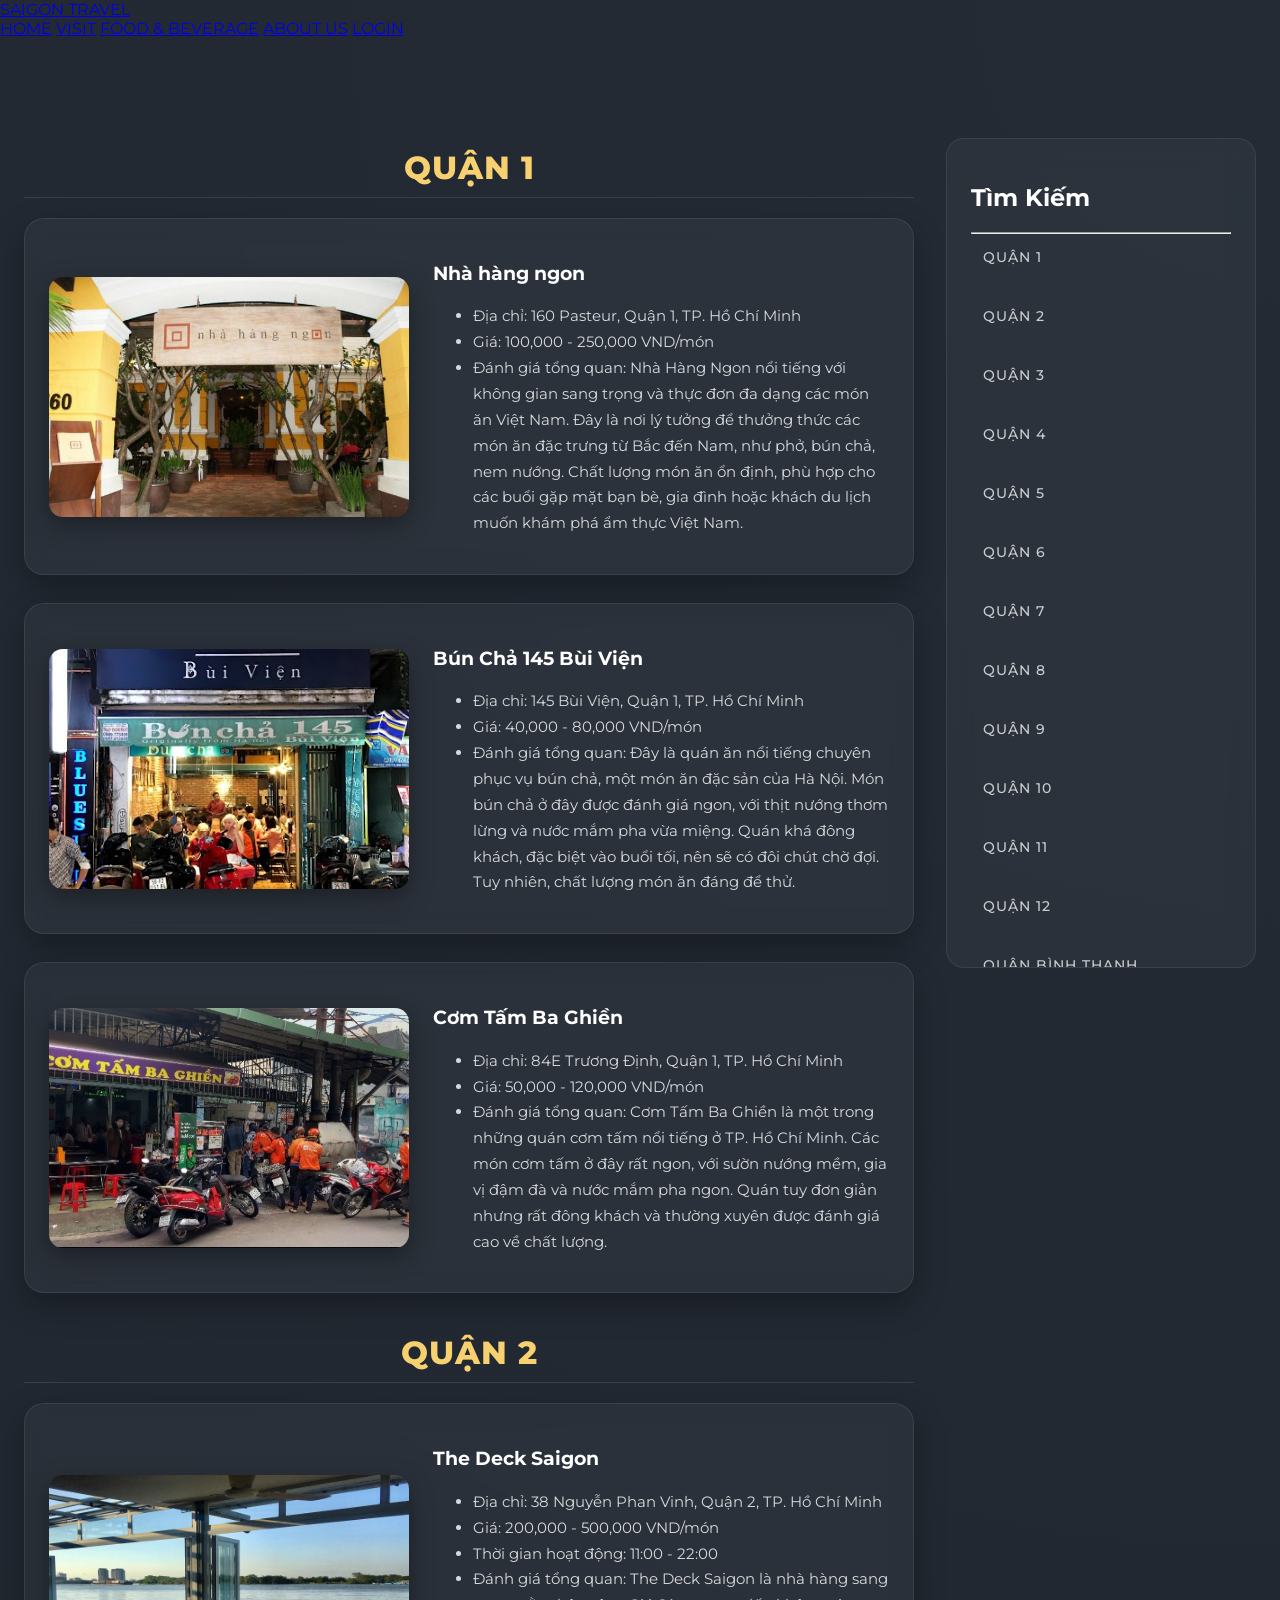
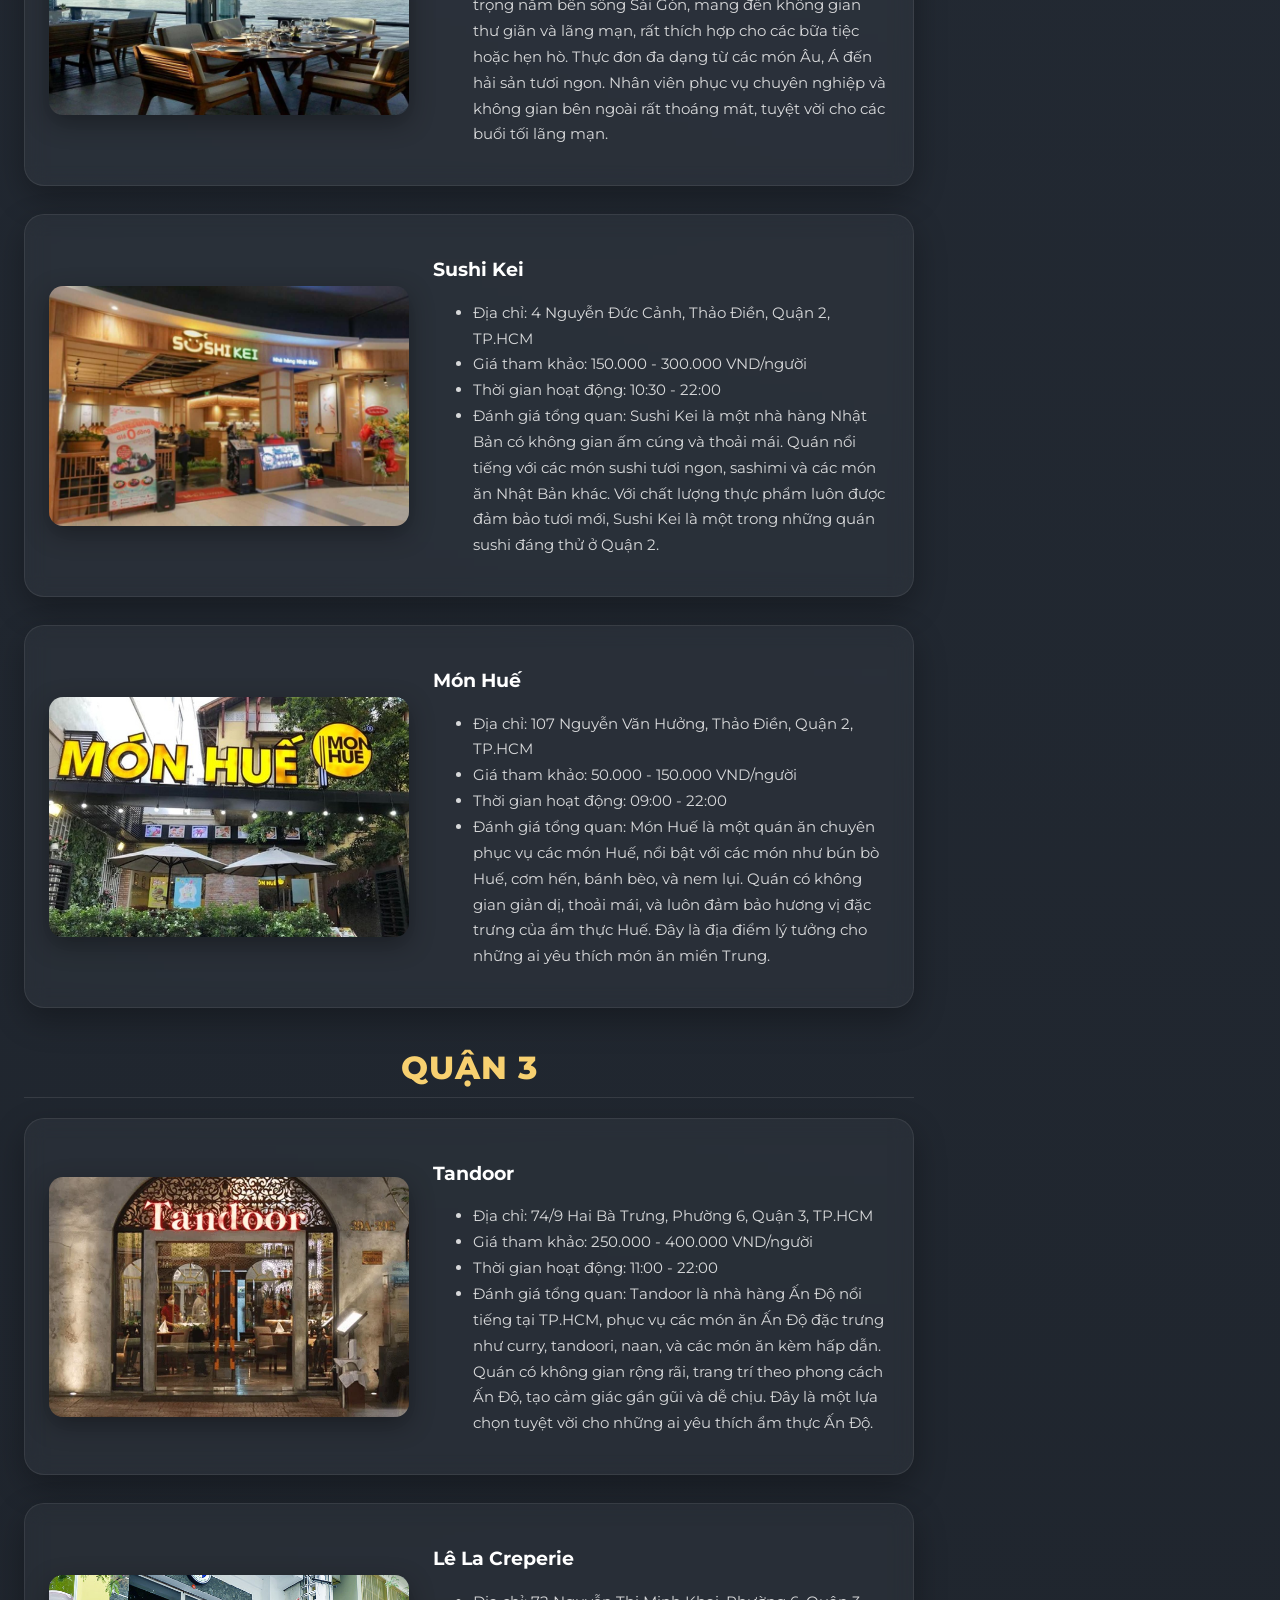
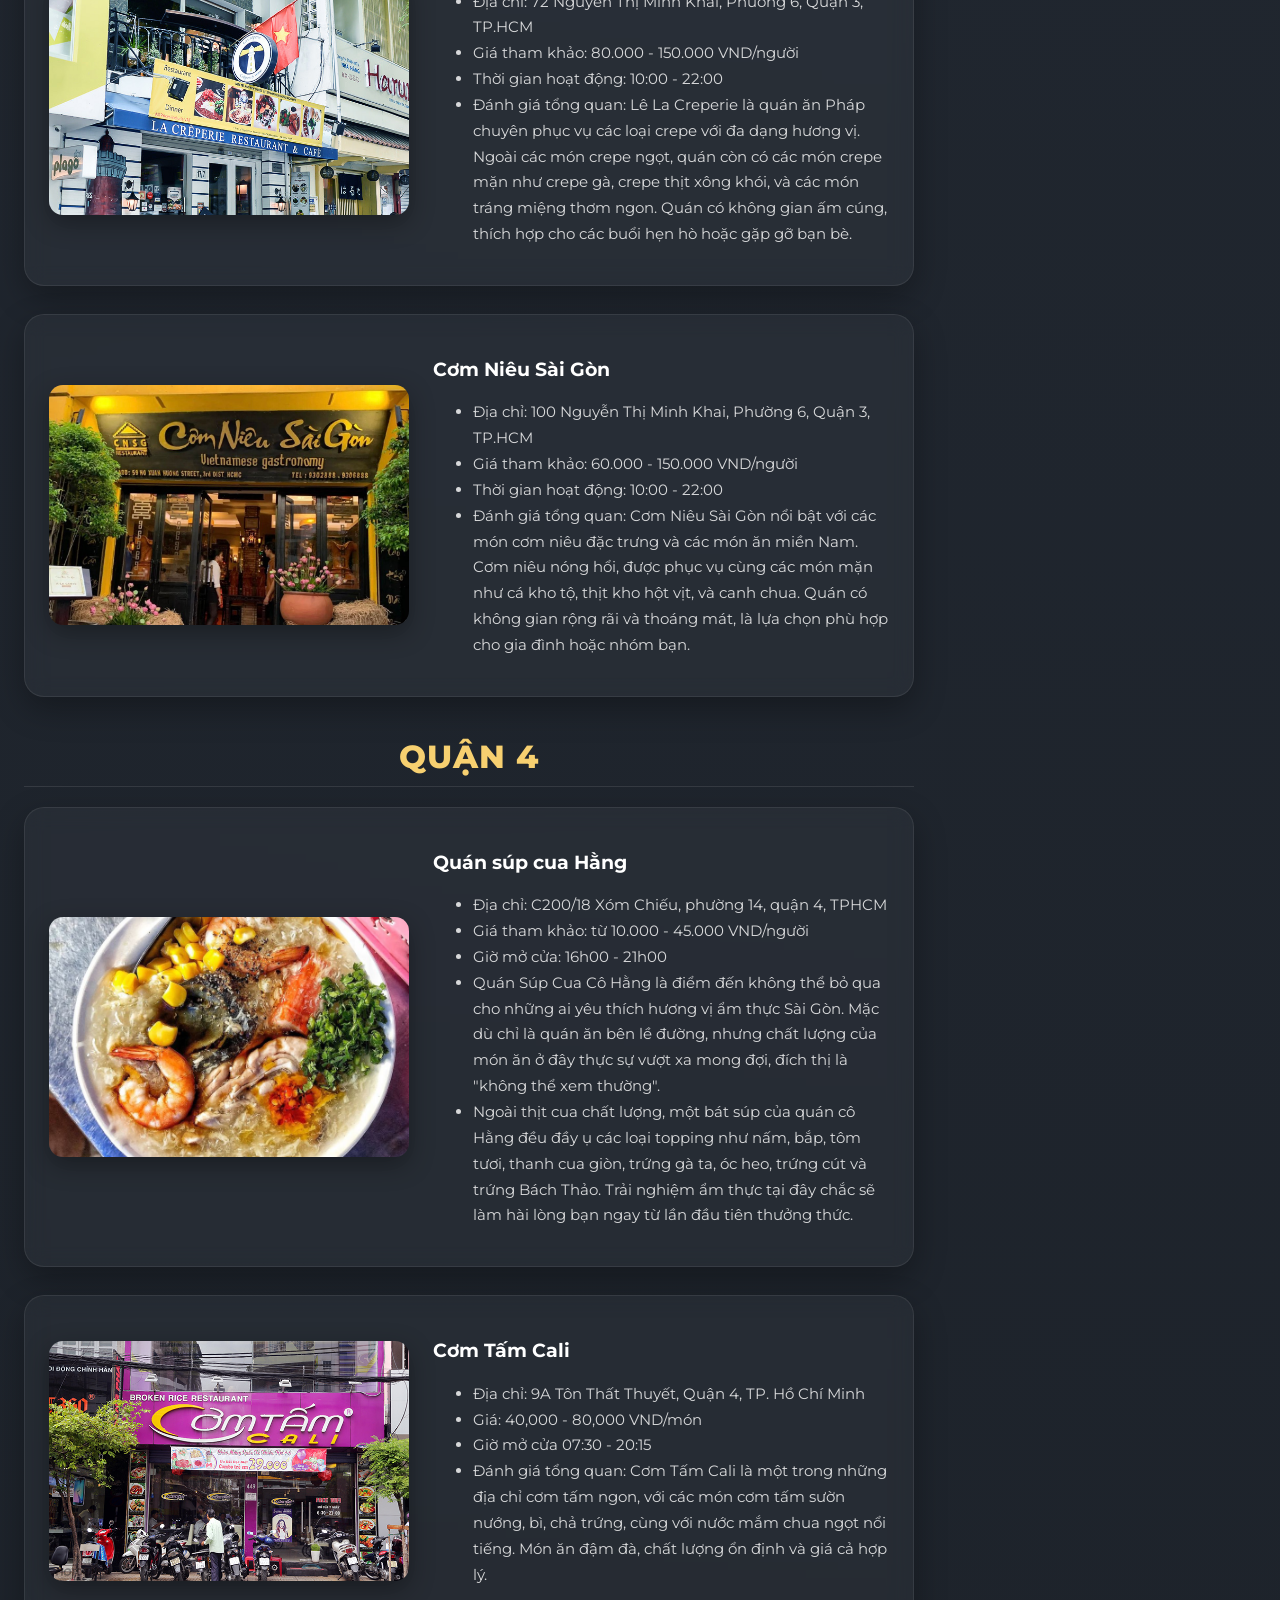
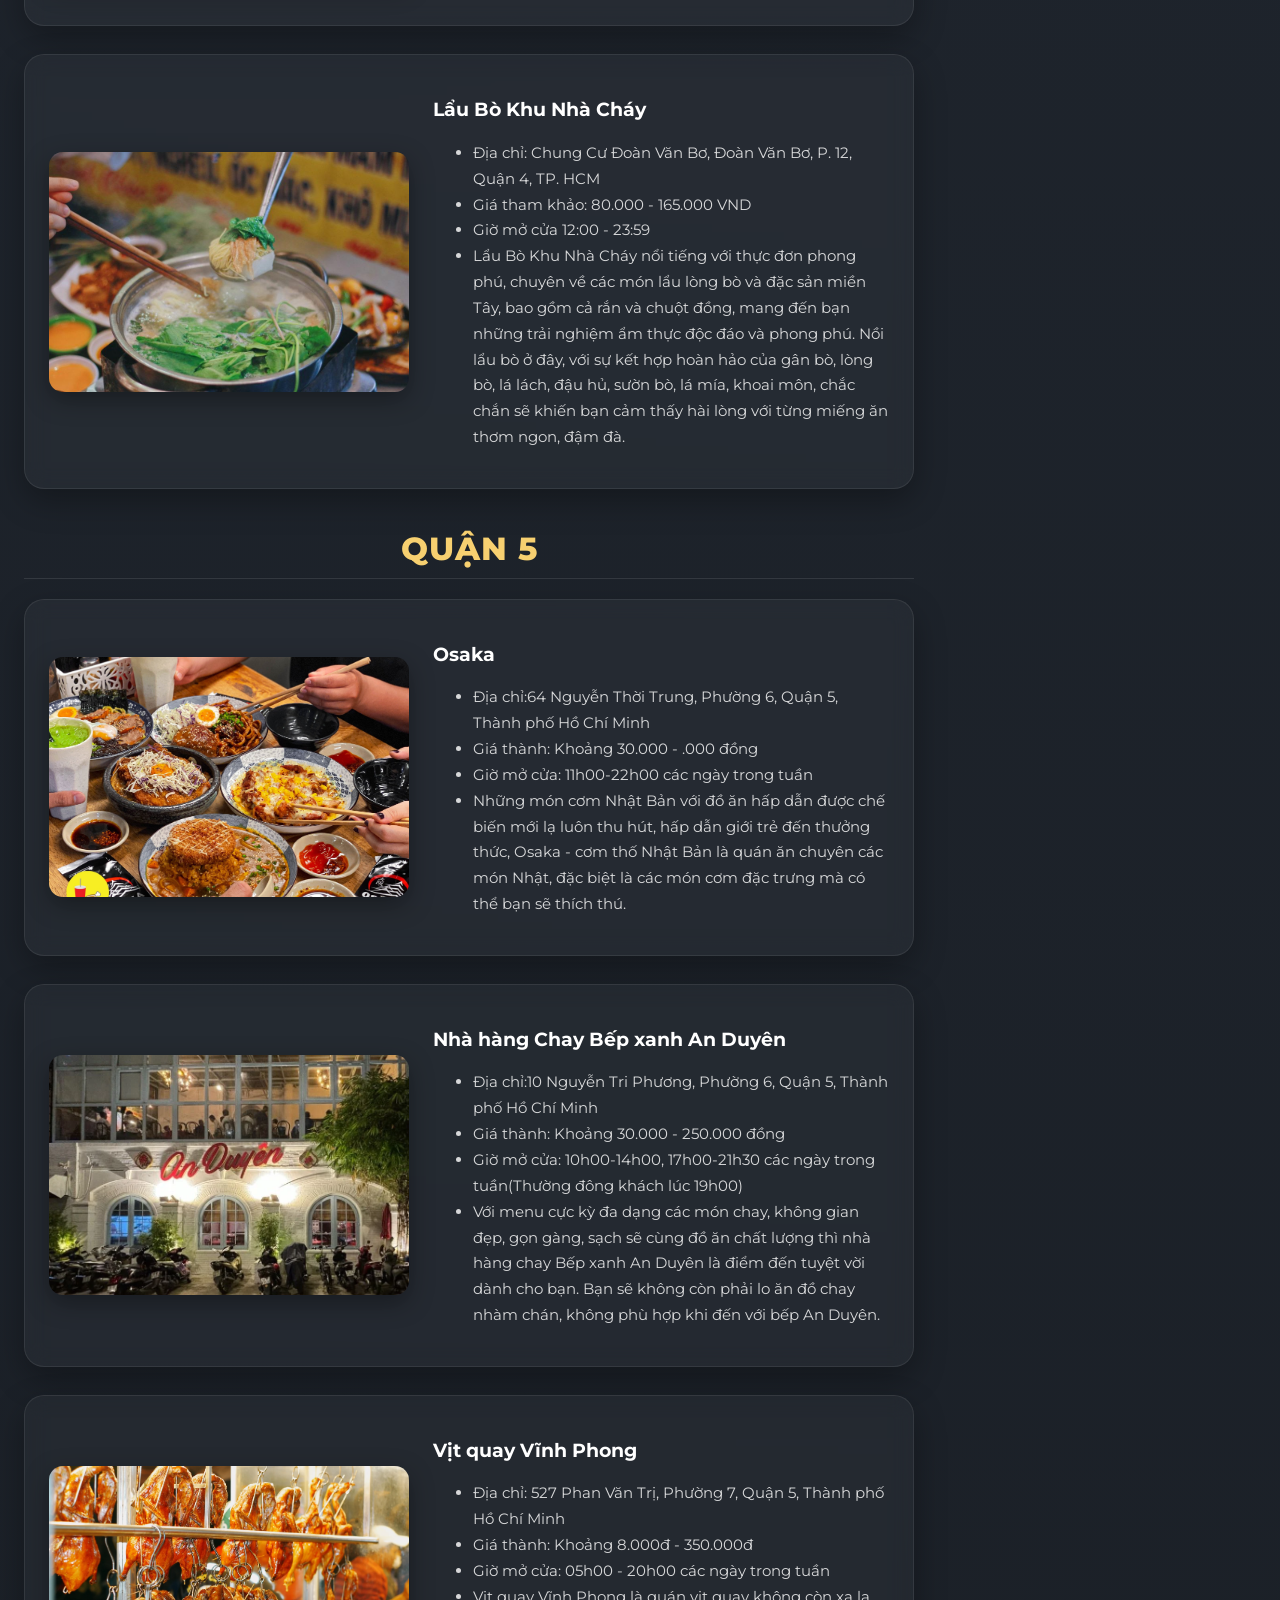
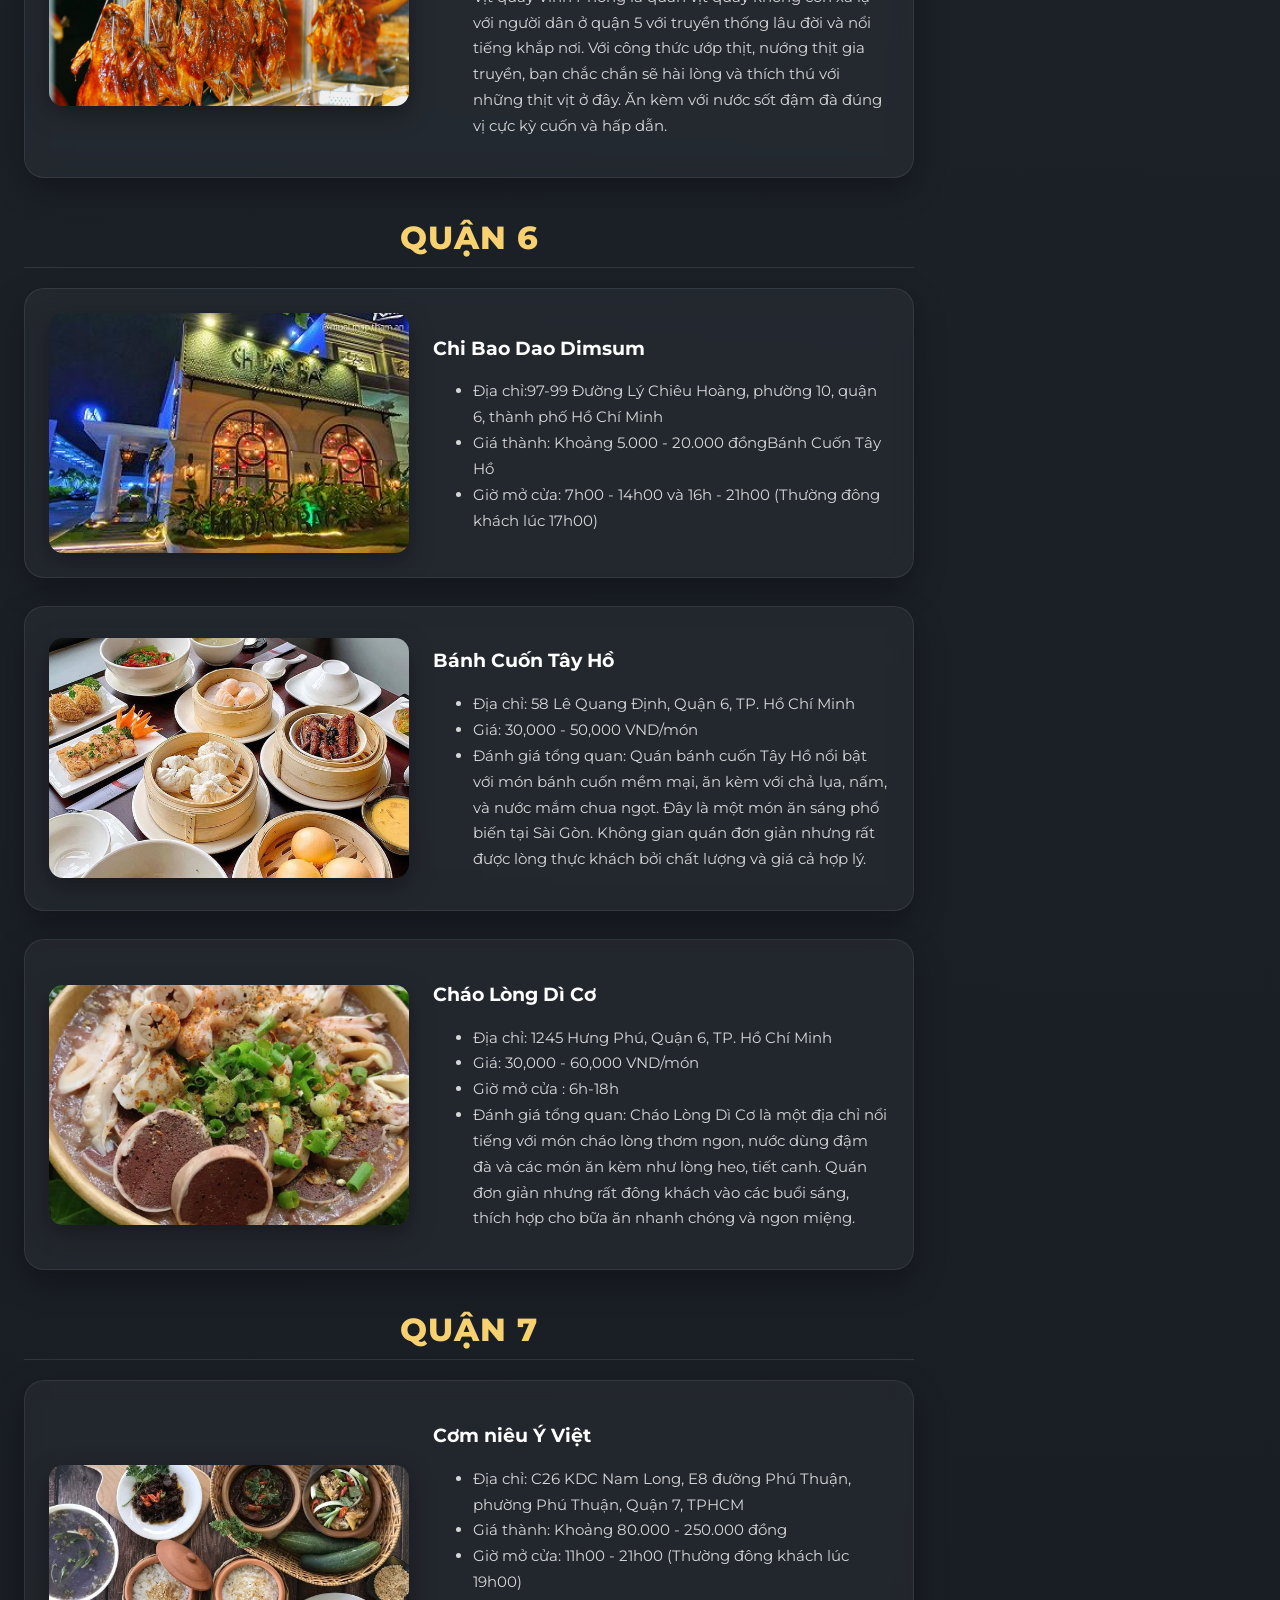
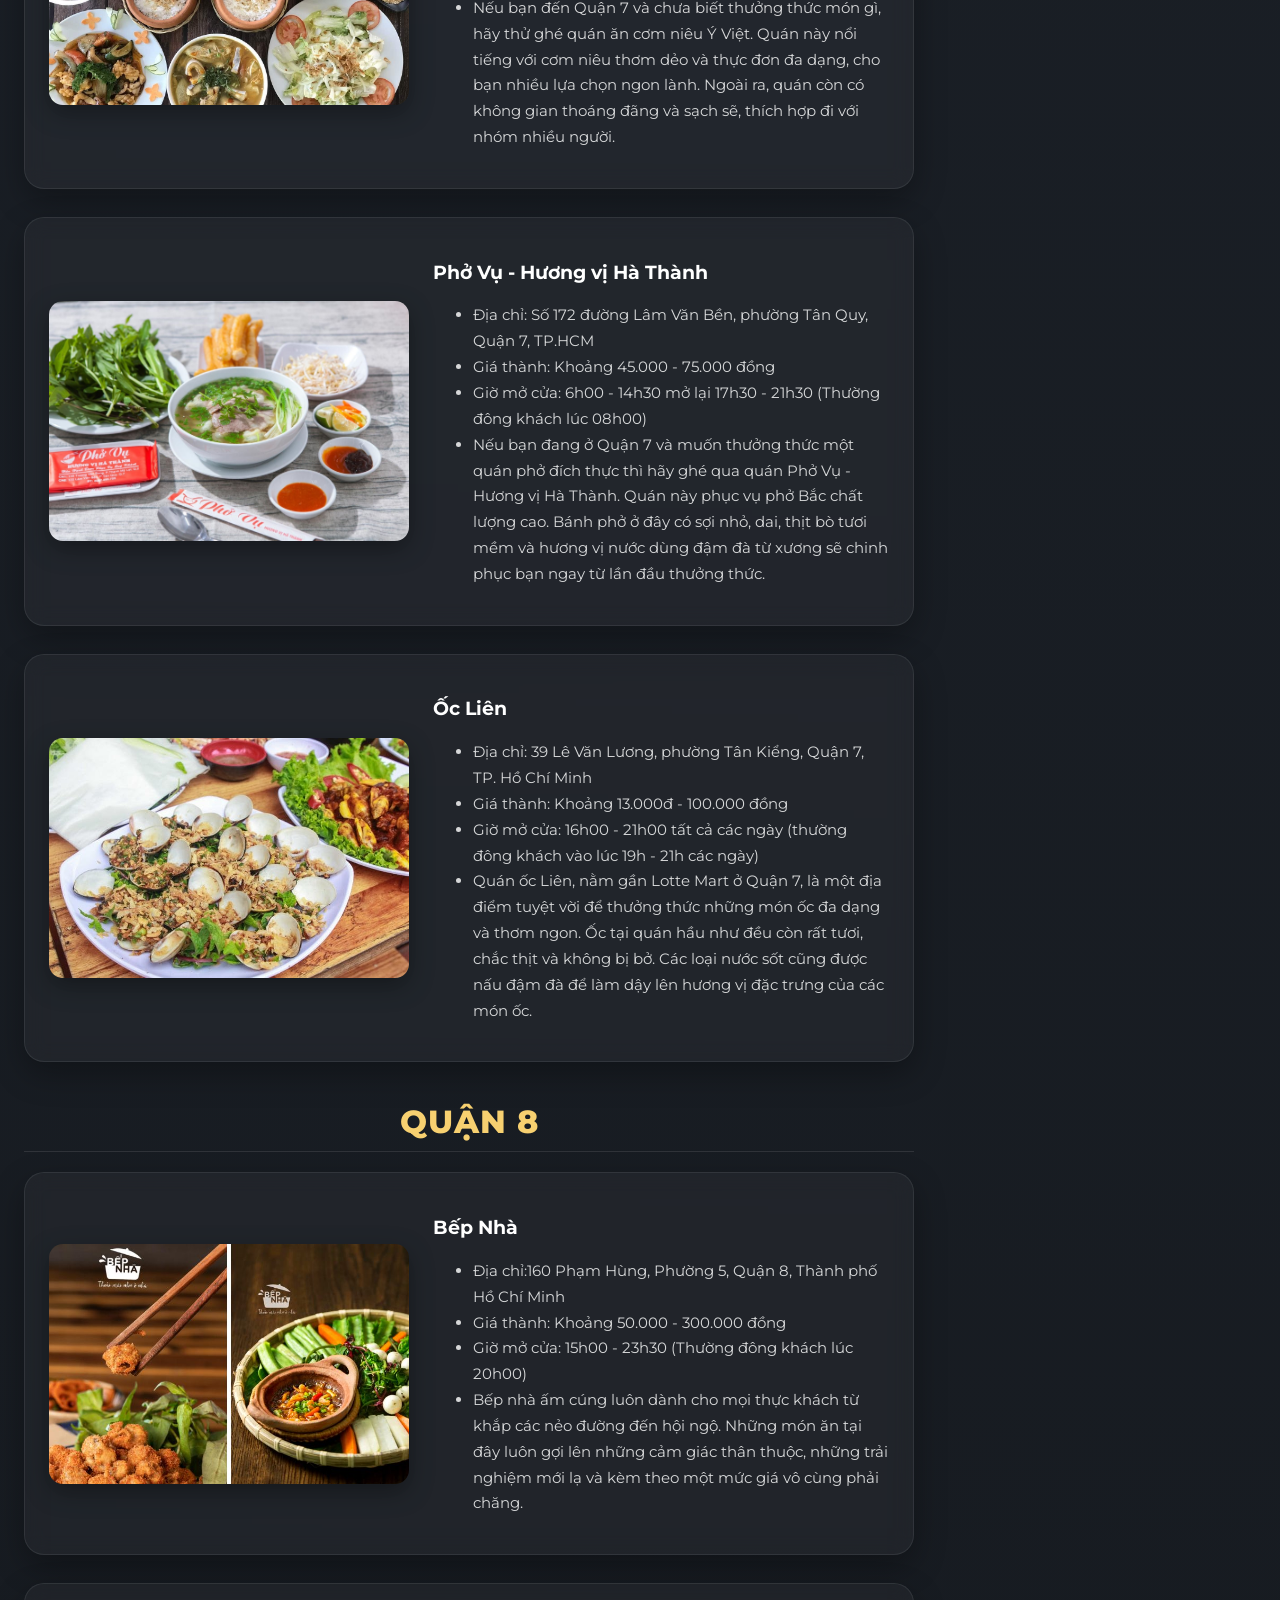
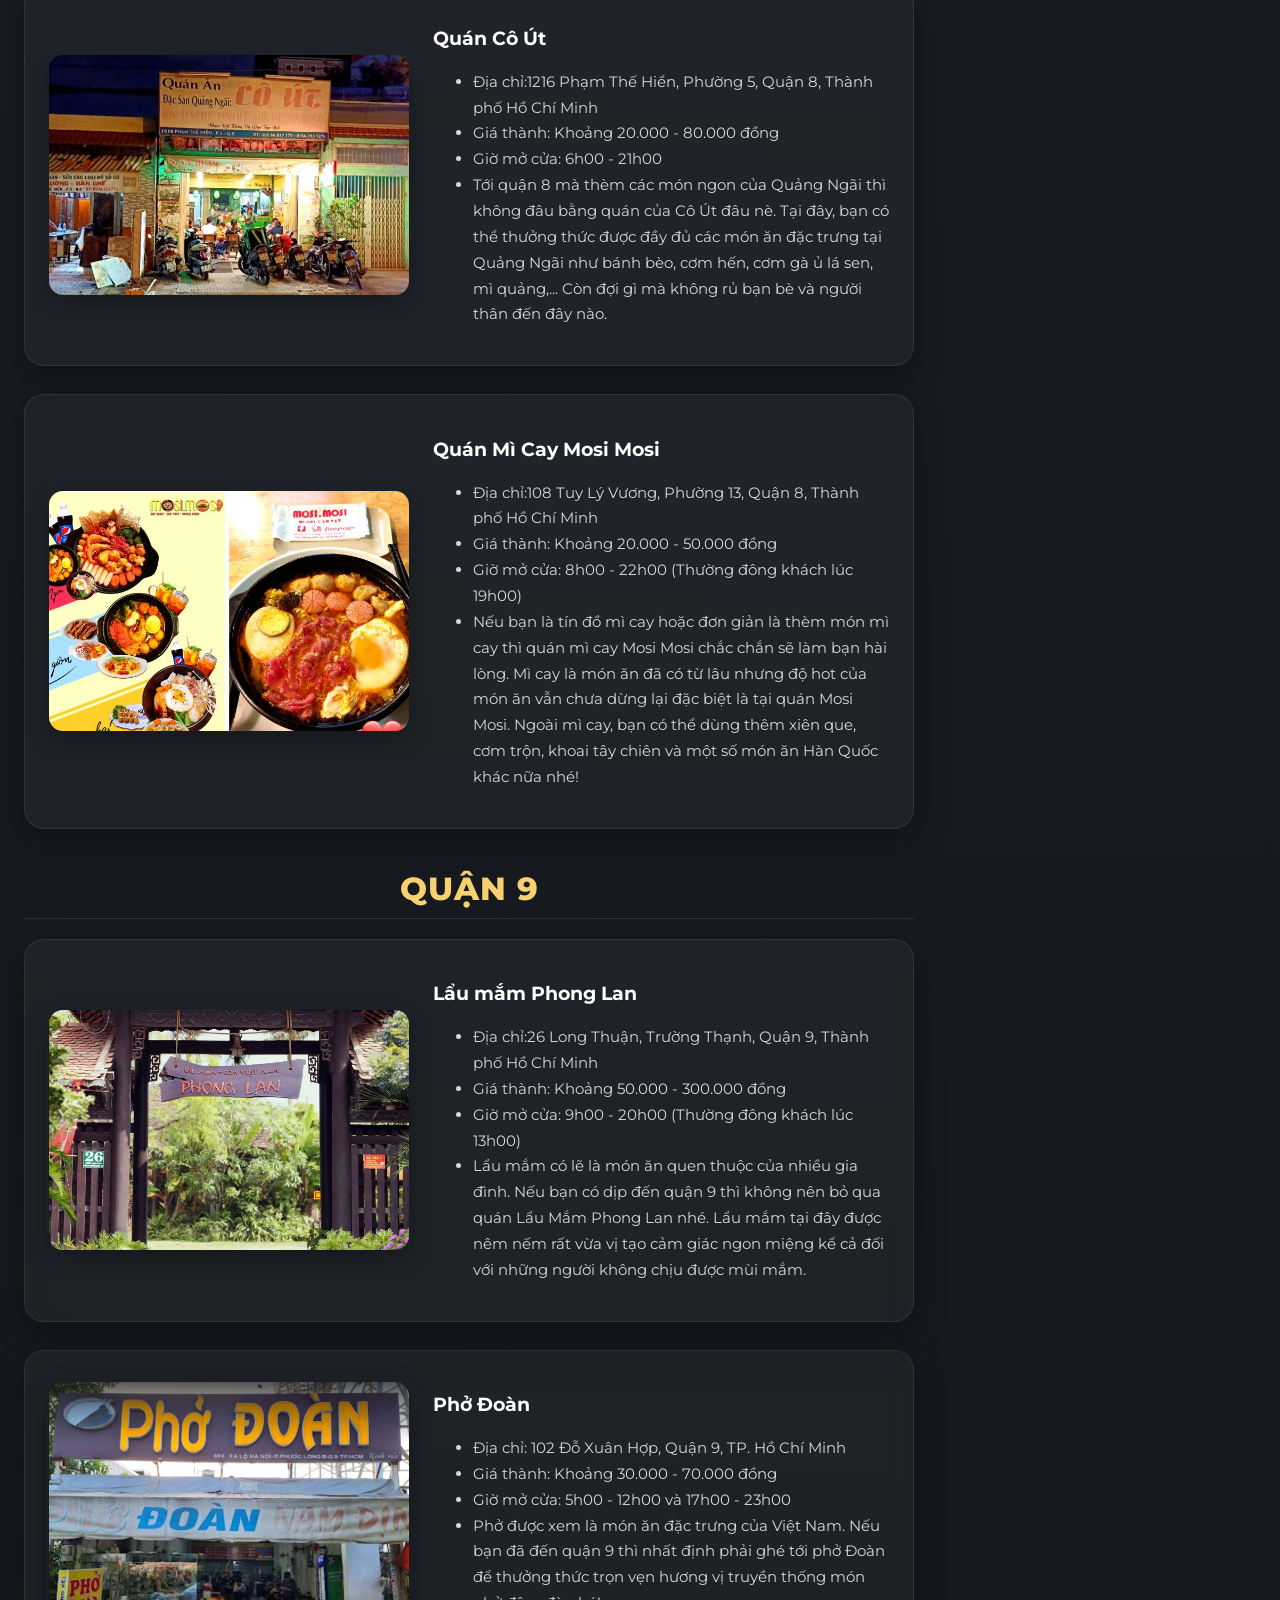
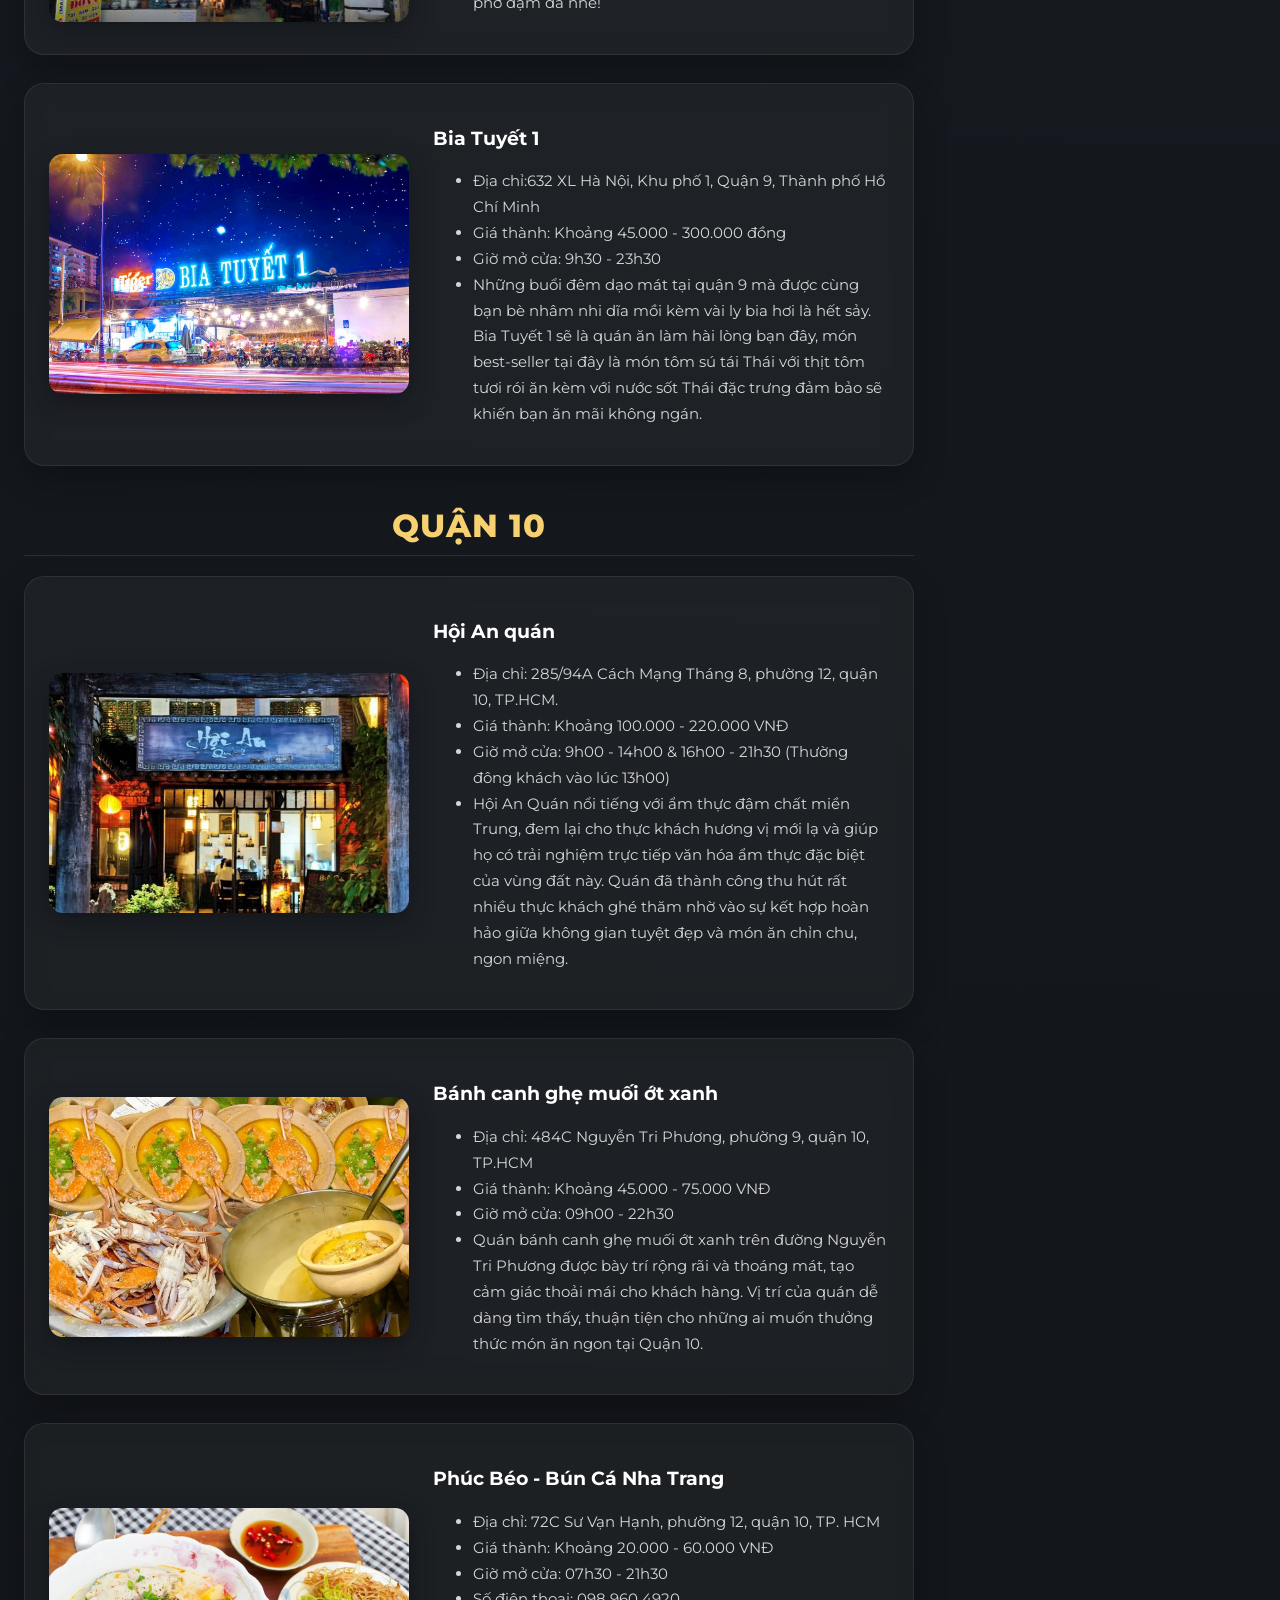
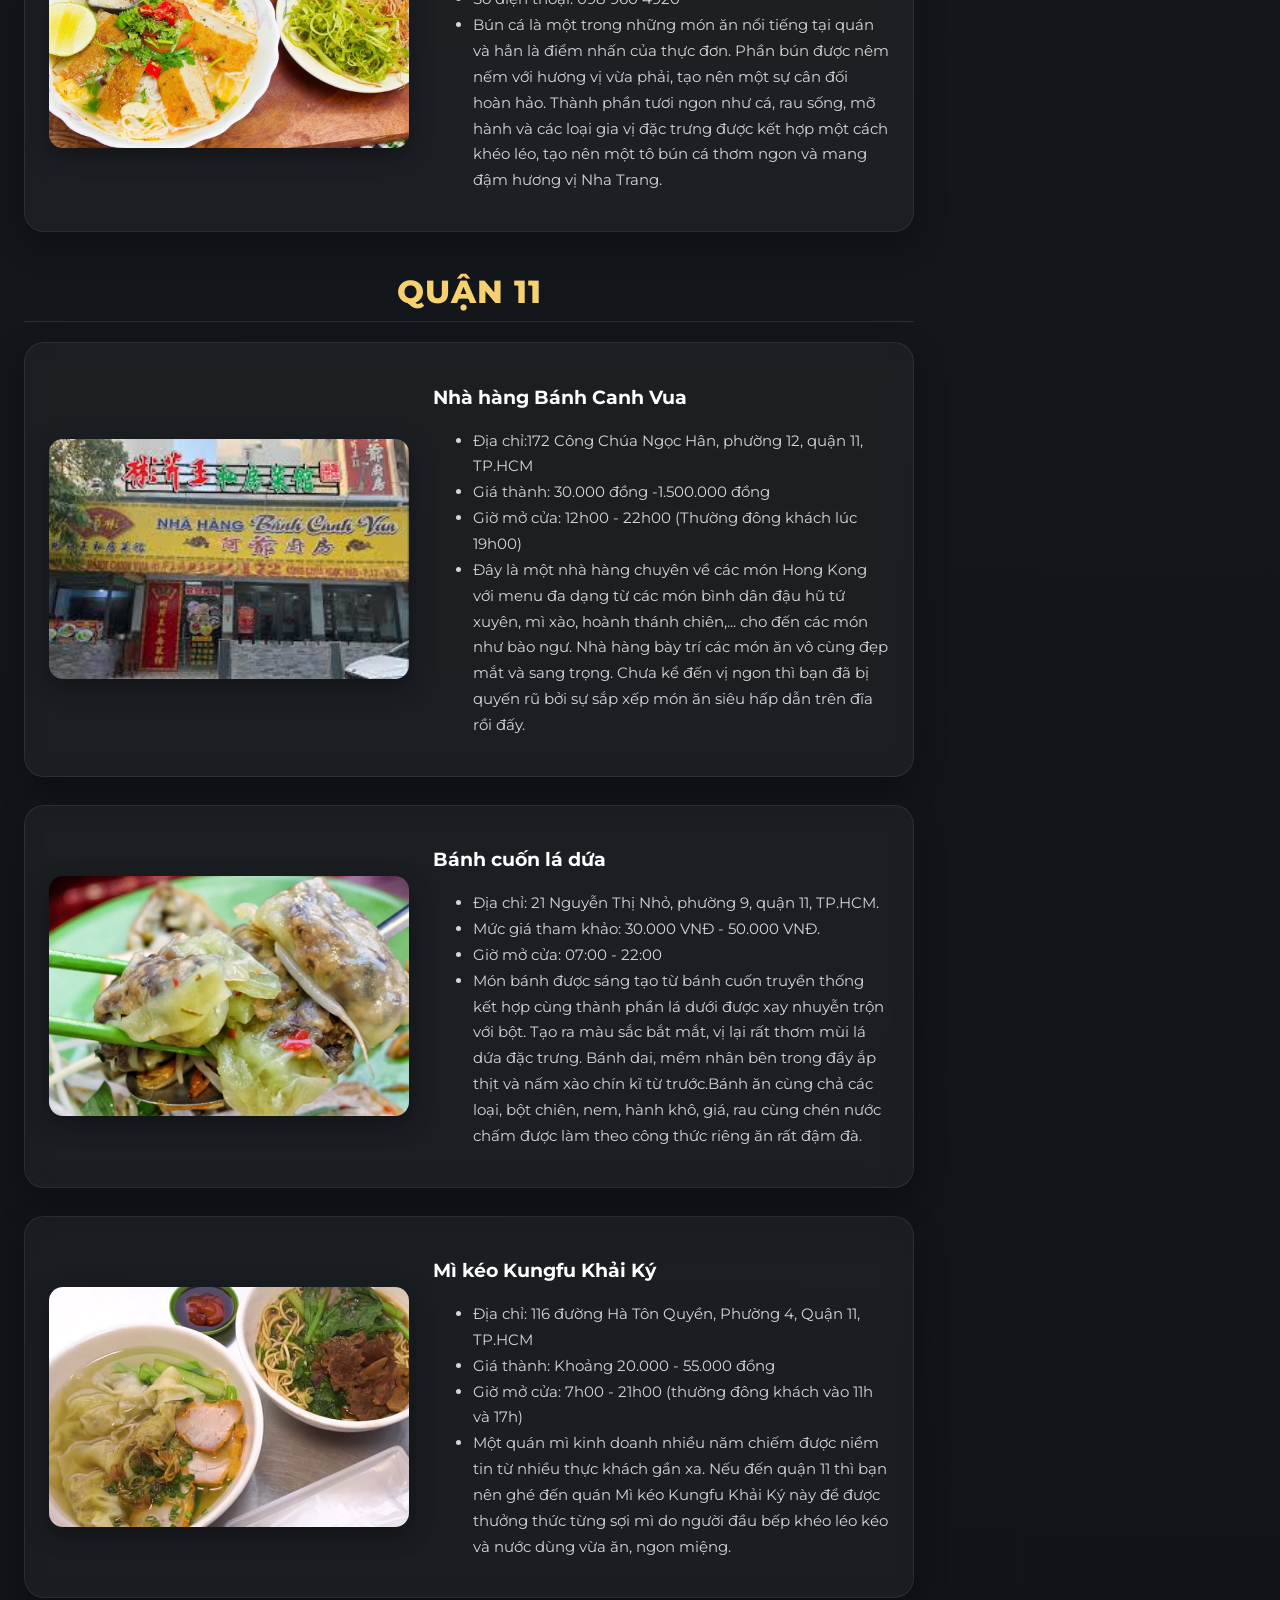
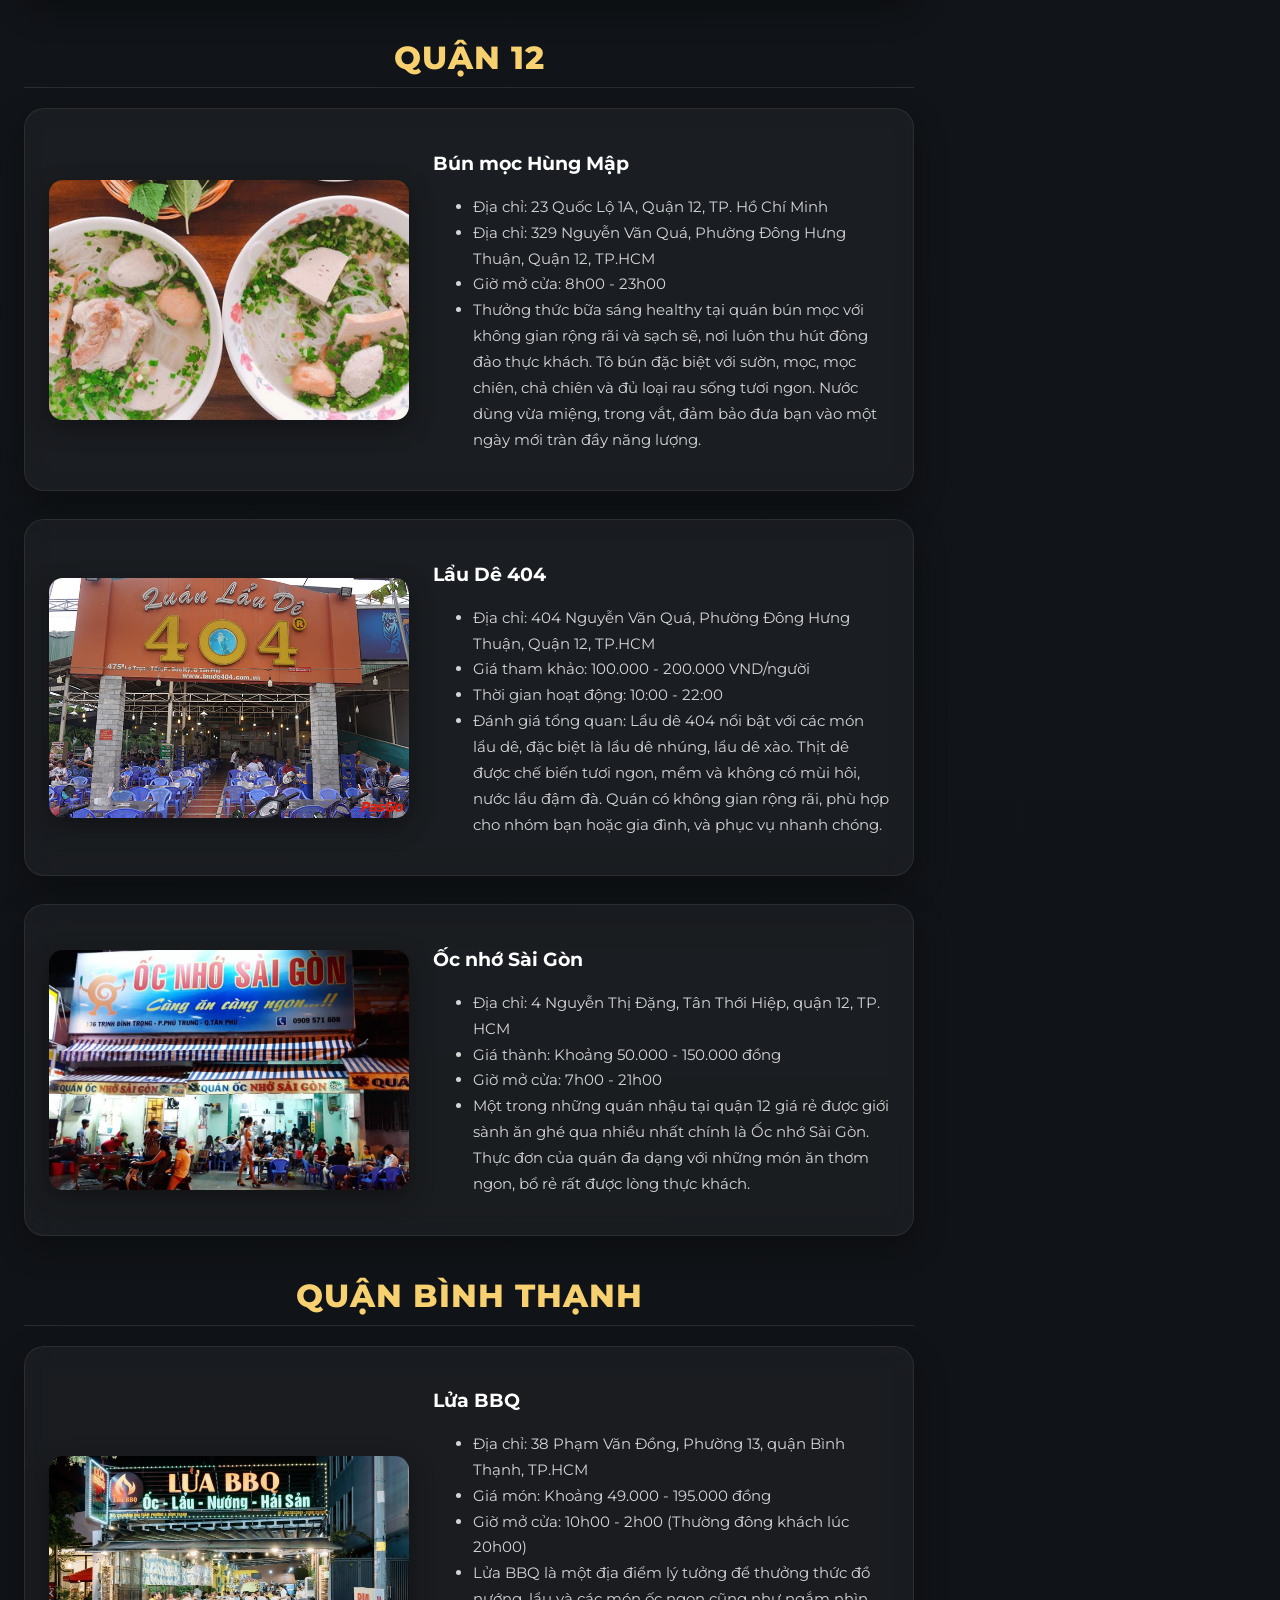
<file: pages/food.html>
<!DOCTYPE html>
<html lang="vi">
  <head>
    <meta charset="UTF-8" />
    <meta name="viewport" content="width=device-width, initial-scale=1.0" />
    <title>Địa điểm ăn</title>
    <link
      href="https://fonts.googleapis.com/css2?family=Montserrat:wght@300;400;500;700&display=swap"
      rel="stylesheet"
    />
    <link rel="stylesheet" href="../assets/css/food.css" />
    <link
      rel="apple-touch-icon"
      sizes="57x57"
      href="../assets/icons/apple-icon-57x57.png"
    />
    <link
      rel="apple-touch-icon"
      sizes="60x60"
      href="../assets/icons/apple-icon-60x60.png"
    />
    <link
      rel="apple-touch-icon"
      sizes="72x72"
      href="../assets/icons/apple-icon-72x72.png"
    />
    <link
      rel="apple-touch-icon"
      sizes="76x76"
      href="../assets/icons/apple-icon-76x76.png"
    />
    <link
      rel="apple-touch-icon"
      sizes="114x114"
      href="../assets/icons/apple-icon-114x114.png"
    />
    <link
      rel="apple-touch-icon"
      sizes="120x120"
      href="../assets/icons/apple-icon-120x120.png"
    />
    <link
      rel="apple-touch-icon"
      sizes="144x144"
      href="../assets/icons/apple-icon-144x144.png"
    />
    <link
      rel="apple-touch-icon"
      sizes="152x152"
      href="../assets/icons/apple-icon-152x152.png"
    />
    <link
      rel="apple-touch-icon"
      sizes="180x180"
      href="../assets/icons/apple-icon-180x180.png"
    />
    <link
      rel="icon"
      type="image/png"
      sizes="192x192"
      href="../assets/icons/android-icon-192x192.png"
    />
    <link
      rel="icon"
      type="image/png"
      sizes="32x32"
      href="../assets/icons/favicon-32x32.png"
    />
    <link
      rel="icon"
      type="image/png"
      sizes="96x96"
      href="../assets/icons/favicon-96x96.png"
    />
    <link
      rel="icon"
      type="image/png"
      sizes="16x16"
      href="../assets/icons/favicon-16x16.png"
    />
    <link rel="manifest" href="../assets/manifest.json" />
    <meta name="msapplication-TileColor" content="#ffffff" />
    <meta
      name="msapplication-TileImage"
      content="../assets/icons/ms-icon-144x144.png"
    />
  </head>
  <body>
    <header class="header">
      <a href="../index.html" class="logo">SAIGON TRAVEL</a>
      <nav class="nav">
        <a class="button" href="../index.html">HOME</a>
        <a class="button" href="visit.html">VISIT</a>
        <a class="button active" href="nextstep.html">FOOD & BEVERAGE</a>
        <a class="button" href="aboutus.html">ABOUT US</a>
        <a class="button btn-auth" href="login.html">LOGIN</a>
      </nav>
    </header>
    <button id="scrollToTopBtn">⤴</button>
    <div class="container">
      <div class="left-column">
        <h1 id="quan1" style="text-align: center">Quận 1</h1>

        <div class="item">
          <div class="image-content">
            <img
              class="resize-image"
              src="../assets/images/im-q_1.jpg"
              alt="nha-hang-ngon"
            />
            <div class="content">
              <h3 id="nha-hang-ngon" class="quan">Nhà hàng ngon</h3>
              <ul class="noi-dung">
                <li>Địa chỉ: 160 Pasteur, Quận 1, TP. Hồ Chí Minh</li>
                <li>Giá: 100,000 - 250,000 VND/món</li>
                <li>
                  Đánh giá tổng quan: Nhà Hàng Ngon nổi tiếng với không gian
                  sang trọng và thực đơn đa dạng các món ăn Việt Nam. Đây là nơi
                  lý tưởng để thưởng thức các món ăn đặc trưng từ Bắc đến Nam,
                  như phở, bún chả, nem nướng. Chất lượng món ăn ổn định, phù
                  hợp cho các buổi gặp mặt bạn bè, gia đình hoặc khách du lịch
                  muốn khám phá ẩm thực Việt Nam.
                </li>
              </ul>
            </div>
          </div>
        </div>

        <div class="item">
          <div class="image-content">
            <img
              class="resize-image"
              src="../assets/images/im-q1_2.jpg"
              alt="bun-cha-145"
            />
            <div class="content">
              <h3 id="bun-cha-145" class="quan">Bún Chả 145 Bùi Viện</h3>
              <ul class="noi-dung">
                <li>Địa chỉ: 145 Bùi Viện, Quận 1, TP. Hồ Chí Minh</li>
                <li>Giá: 40,000 - 80,000 VND/món</li>
                <li>
                  Đánh giá tổng quan: Đây là quán ăn nổi tiếng chuyên phục vụ
                  bún chả, một món ăn đặc sản của Hà Nội. Món bún chả ở đây được
                  đánh giá ngon, với thịt nướng thơm lừng và nước mắm pha vừa
                  miệng. Quán khá đông khách, đặc biệt vào buổi tối, nên sẽ có
                  đôi chút chờ đợi. Tuy nhiên, chất lượng món ăn đáng để thử.
                </li>
              </ul>
            </div>
          </div>
        </div>

        <div class="item">
          <div class="image-content">
            <img
              class="resize-image"
              src="../assets/images/im-q1-3.webp"
              alt="com-tam-ba-ghien"
            />
            <div class="content">
              <h3 id="com-tam-ba-ghien" class="quan">Cơm Tấm Ba Ghiền</h3>
              <ul class="noi-dung">
                <li>Địa chỉ: 84E Trương Định, Quận 1, TP. Hồ Chí Minh</li>
                <li>Giá: 50,000 - 120,000 VND/món</li>
                <li>
                  Đánh giá tổng quan: Cơm Tấm Ba Ghiền là một trong những quán
                  cơm tấm nổi tiếng ở TP. Hồ Chí Minh. Các món cơm tấm ở đây rất
                  ngon, với sườn nướng mềm, gia vị đậm đà và nước mắm pha ngon.
                  Quán tuy đơn giản nhưng rất đông khách và thường xuyên được
                  đánh giá cao về chất lượng.
                </li>
              </ul>
            </div>
          </div>
        </div>
        <h1 id="quan2" style="text-align: center">Quận 2</h1>

        <div class="item">
          <div class="image-content">
            <img
              class="resize-image"
              src="../assets/images/the-deck-8.jpg"
              alt="The Deck Saigon"
            />
            <div class="content">
              <h3 id="The Deck Saigon" class="quan">The Deck Saigon</h3>
              <ul class="noi-dung">
                <li>Địa chỉ: 38 Nguyễn Phan Vinh, Quận 2, TP. Hồ Chí Minh</li>
                <li>Giá: 200,000 - 500,000 VND/món</li>
                <li>Thời gian hoạt động: 11:00 - 22:00</li>
                <li>
                  Đánh giá tổng quan: The Deck Saigon là nhà hàng sang trọng nằm
                  bên sông Sài Gòn, mang đến không gian thư giãn và lãng mạn,
                  rất thích hợp cho các bữa tiệc hoặc hẹn hò. Thực đơn đa dạng
                  từ các món Âu, Á đến hải sản tươi ngon. Nhân viên phục vụ
                  chuyên nghiệp và không gian bên ngoài rất thoáng mát, tuyệt
                  vời cho các buổi tối lãng mạn.
                </li>
              </ul>
            </div>
          </div>
        </div>

        <div class="item">
          <div class="image-content">
            <img
              class="resize-image"
              src="../assets/images/suikei.jpg"
              alt="Sushi Kei"
            />
            <div class="content">
              <h3 id="Sushi Kei" class="quan">Sushi Kei</h3>
              <ul class="noi-dung">
                <li>Địa chỉ: 4 Nguyễn Đức Cảnh, Thảo Điền, Quận 2, TP.HCM</li>
                <li>Giá tham khảo: 150.000 - 300.000 VND/người</li>
                <li>Thời gian hoạt động: 10:30 - 22:00</li>
                <li>
                  Đánh giá tổng quan: Sushi Kei là một nhà hàng Nhật Bản có
                  không gian ấm cúng và thoải mái. Quán nổi tiếng với các món
                  sushi tươi ngon, sashimi và các món ăn Nhật Bản khác. Với chất
                  lượng thực phẩm luôn được đảm bảo tươi mới, Sushi Kei là một
                  trong những quán sushi đáng thử ở Quận 2.
                </li>
              </ul>
            </div>
          </div>
        </div>

        <div class="item">
          <div class="image-content">
            <img
              class="resize-image"
              src="../assets/images/monhue.jpg"
              alt="Món Huế"
            />
            <div class="content">
              <h3 id="Món Huế" class="quan">Món Huế</h3>
              <ul class="noi-dung">
                <li>
                  Địa chỉ: 107 Nguyễn Văn Hưởng, Thảo Điền, Quận 2, TP.HCM
                </li>
                <li>Giá tham khảo: 50.000 - 150.000 VND/người</li>
                <li>Thời gian hoạt động: 09:00 - 22:00</li>
                <li>
                  Đánh giá tổng quan: Món Huế là một quán ăn chuyên phục vụ các
                  món Huế, nổi bật với các món như bún bò Huế, cơm hến, bánh
                  bèo, và nem lụi. Quán có không gian giản dị, thoải mái, và
                  luôn đảm bảo hương vị đặc trưng của ẩm thực Huế. Đây là địa
                  điểm lý tưởng cho những ai yêu thích món ăn miền Trung.
                </li>
              </ul>
            </div>
          </div>
        </div>
        <h1 id="quan3" style="text-align: center">Quận 3</h1>

        <div class="item">
          <div class="image-content">
            <img
              class="resize-image"
              src="../assets/images/tandoor.webp"
              alt="Tandoor"
            />
            <div class="content">
              <h3 id="Tandoor" class="quan">Tandoor</h3>
              <ul class="noi-dung">
                <li>Địa chỉ: 74/9 Hai Bà Trưng, Phường 6, Quận 3, TP.HCM</li>
                <li>Giá tham khảo: 250.000 - 400.000 VND/người</li>
                <li>Thời gian hoạt động: 11:00 - 22:00</li>
                <li>
                  Đánh giá tổng quan: Tandoor là nhà hàng Ấn Độ nổi tiếng tại
                  TP.HCM, phục vụ các món ăn Ấn Độ đặc trưng như curry,
                  tandoori, naan, và các món ăn kèm hấp dẫn. Quán có không gian
                  rộng rãi, trang trí theo phong cách Ấn Độ, tạo cảm giác gần
                  gũi và dễ chịu. Đây là một lựa chọn tuyệt vời cho những ai yêu
                  thích ẩm thực Ấn Độ.
                </li>
              </ul>
            </div>
          </div>
        </div>

        <div class="item">
          <div class="image-content">
            <img
              class="resize-image"
              src="../assets/images/Lê La Creperie.jpg"
              alt="Lê La Creperie"
            />
            <div class="content">
              <h3 id="Lê La Creperie" class="quan">Lê La Creperie</h3>
              <ul class="noi-dung">
                <li>
                  Địa chỉ: 72 Nguyễn Thị Minh Khai, Phường 6, Quận 3, TP.HCM
                </li>
                <li>Giá tham khảo: 80.000 - 150.000 VND/người</li>
                <li>Thời gian hoạt động: 10:00 - 22:00</li>
                <li>
                  Đánh giá tổng quan: Lê La Creperie là quán ăn Pháp chuyên phục
                  vụ các loại crepe với đa dạng hương vị. Ngoài các món crepe
                  ngọt, quán còn có các món crepe mặn như crepe gà, crepe thịt
                  xông khói, và các món tráng miệng thơm ngon. Quán có không
                  gian ấm cúng, thích hợp cho các buổi hẹn hò hoặc gặp gỡ bạn
                  bè.
                </li>
              </ul>
            </div>
          </div>
        </div>

        <div class="item">
          <div class="image-content">
            <img
              class="resize-image"
              src="../assets/images/comnieusaigon.jpg"
              alt="Cơm Niêu Sài Gòn"
            />
            <div class="content">
              <h3 id="Cơm Niêu Sài Gòn" class="quan">Cơm Niêu Sài Gòn</h3>
              <ul class="noi-dung">
                <li>
                  Địa chỉ: 100 Nguyễn Thị Minh Khai, Phường 6, Quận 3, TP.HCM
                </li>
                <li>Giá tham khảo: 60.000 - 150.000 VND/người</li>
                <li>Thời gian hoạt động: 10:00 - 22:00</li>
                <li>
                  Đánh giá tổng quan: Cơm Niêu Sài Gòn nổi bật với các món cơm
                  niêu đặc trưng và các món ăn miền Nam. Cơm niêu nóng hổi, được
                  phục vụ cùng các món mặn như cá kho tộ, thịt kho hột vịt, và
                  canh chua. Quán có không gian rộng rãi và thoáng mát, là lựa
                  chọn phù hợp cho gia đình hoặc nhóm bạn.
                </li>
              </ul>
            </div>
          </div>
        </div>
        <h1 id="quan4" style="text-align: center">Quận 4</h1>

        <div class="item">
          <div class="image-content">
            <img
              class="resize-image"
              src="../assets/images/quan-an-quan-bon-sup-cua-co-hang-1712533874.jpg"
              alt="Quán súp cua Hằng"
            />
            <div class="content">
              <h3 id="Quán súp cua Hằng" class="quan">Quán súp cua Hằng</h3>
              <ul class="noi-dung">
                <li>Địa chỉ: C200/18 Xóm Chiếu, phường 14, quận 4, TPHCM</li>
                <li>Giá tham khảo: từ 10.000 - 45.000 VND/người</li>
                <li>Giờ mở cửa: 16h00 - 21h00</li>
                <li>
                  Quán Súp Cua Cô Hằng là điểm đến không thể bỏ qua cho những ai
                  yêu thích hương vị ẩm thực Sài Gòn. Mặc dù chỉ là quán ăn bên
                  lề đường, nhưng chất lượng của món ăn ở đây thực sự vượt xa
                  mong đợi, đích thị là "không thể xem thường".
                </li>
                <li>
                  Ngoài thịt cua chất lượng, một bát súp của quán cô Hằng đều
                  đầy ụ các loại topping như nấm, bắp, tôm tươi, thanh cua giòn,
                  trứng gà ta, óc heo, trứng cút và trứng Bách Thảo. Trải nghiệm
                  ẩm thực tại đây chắc sẽ làm hài lòng bạn ngay từ lần đầu tiên
                  thưởng thức.
                </li>
              </ul>
            </div>
          </div>
        </div>

        <div class="item">
          <div class="image-content">
            <img
              class="resize-image"
              src="../assets/images/com-tam-cali-body (24).jpg"
              alt="Cơm Tấm Cali"
            />
            <div class="content">
              <h3 id="Cơm Tấm Cali" class="quan">Cơm Tấm Cali</h3>
              <ul class="noi-dung">
                <li>Địa chỉ: 9A Tôn Thất Thuyết, Quận 4, TP. Hồ Chí Minh</li>
                <li>Giá: 40,000 - 80,000 VND/món</li>
                <li>Giờ mở cửa 07:30 - 20:15</li>
                <li>
                  Đánh giá tổng quan: Cơm Tấm Cali là một trong những địa chỉ
                  cơm tấm ngon, với các món cơm tấm sườn nướng, bì, chả trứng,
                  cùng với nước mắm chua ngọt nổi tiếng. Món ăn đậm đà, chất
                  lượng ổn định và giá cả hợp lý.
                </li>
              </ul>
            </div>
          </div>
        </div>

        <div class="item">
          <div class="image-content">
            <img
              class="resize-image"
              src="../assets/images/Lẩu Bò Khu Nhà Cháy.jpg"
              alt="Lẩu Bò Khu Nhà Cháy"
            />
            <div class="content">
              <h3 id="Lẩu Bò Khu Nhà Cháy" class="quan">Lẩu Bò Khu Nhà Cháy</h3>
              <ul class="noi-dung">
                <li>
                  Địa chỉ: Chung Cư Đoàn Văn Bơ, Đoàn Văn Bơ, P. 12, Quận 4, TP.
                  HCM
                </li>
                <li>Giá tham khảo: 80.000 - 165.000 VND</li>
                <li>Giờ mở cửa 12:00 - 23:59</li>
                <li>
                  Lẩu Bò Khu Nhà Cháy nổi tiếng với thực đơn phong phú, chuyên
                  về các món lẩu lòng bò và đặc sản miền Tây, bao gồm cả rắn và
                  chuột đồng, mang đến bạn những trải nghiệm ẩm thực độc đáo và
                  phong phú. Nồi lẩu bò ở đây, với sự kết hợp hoàn hảo của gân
                  bò, lòng bò, lá lách, đậu hủ, sườn bò, lá mía, khoai môn, chắc
                  chắn sẽ khiến bạn cảm thấy hài lòng với từng miếng ăn thơm
                  ngon, đậm đà.
                </li>
              </ul>
            </div>
          </div>
        </div>
        <h1 id="quan5" style="text-align: center">Quận 5</h1>

        <div class="item">
          <div class="image-content">
            <img
              class="resize-image"
              src="../assets/images/Osaka.jpg"
              alt="Osaka"
            />
            <div class="content">
              <h3 id="Osaka" class="quan">Osaka</h3>
              <ul class="noi-dung">
                <li>
                  Địa chỉ:64 Nguyễn Thời Trung, Phường 6, Quận 5, Thành phố Hồ
                  Chí Minh
                </li>
                <li>Giá thành: Khoảng 30.000 - .000 đồng</li>
                <li>Giờ mở cửa: 11h00-22h00 các ngày trong tuần</li>
                <li>
                  Những món cơm Nhật Bản với đồ ăn hấp dẫn được chế biến mới lạ
                  luôn thu hút, hấp dẫn giới trẻ đến thưởng thức, Osaka - cơm
                  thố Nhật Bản là quán ăn chuyên các món Nhật, đặc biệt là các
                  món cơm đặc trưng mà có thể bạn sẽ thích thú.
                </li>
              </ul>
            </div>
          </div>
        </div>

        <div class="item">
          <div class="image-content">
            <img
              class="resize-image"
              src="../assets/images/nha-hang-chay-an-duyen.jpg.webp"
              alt="Nhà hàng Chay Bếp xanh An Duyên"
            />
            <div class="content">
              <h3 id="Nhà hàng Chay Bếp xanh An Duyên" class="quan">
                Nhà hàng Chay Bếp xanh An Duyên
              </h3>
              <ul class="noi-dung">
                <li>
                  Địa chỉ:10 Nguyễn Tri Phương, Phường 6, Quận 5, Thành phố Hồ
                  Chí Minh
                </li>
                <li>Giá thành: Khoảng 30.000 - 250.000 đồng</li>
                <li>
                  Giờ mở cửa: 10h00-14h00, 17h00-21h30 các ngày trong
                  tuần(Thường đông khách lúc 19h00)
                </li>
                <li>
                  Với menu cực kỳ đa dạng các món chay, không gian đẹp, gọn
                  gàng, sạch sẽ cùng đồ ăn chất lượng thì nhà hàng chay Bếp xanh
                  An Duyên là điểm đến tuyệt vời dành cho bạn. Bạn sẽ không còn
                  phải lo ăn đồ chay nhàm chán, không phù hợp khi đến với bếp An
                  Duyên.
                </li>
              </ul>
            </div>
          </div>
        </div>

        <div class="item">
          <div class="image-content">
            <img
              class="resize-image"
              src="../assets/images/Vịt quay Vĩnh Phong.webp"
              alt="Vịt quay Vĩnh Phong"
            />
            <div class="content">
              <h3 id="Vịt quay Vĩnh Phong" class="quan">Vịt quay Vĩnh Phong</h3>
              <ul class="noi-dung">
                <li>
                  Địa chỉ: 527 Phan Văn Trị, Phường 7, Quận 5, Thành phố Hồ Chí
                  Minh
                </li>
                <li>Giá thành: Khoảng 8.000đ - 350.000đ</li>
                <li>Giờ mở cửa: 05h00 - 20h00 các ngày trong tuần</li>
                <li>
                  Vịt quay Vĩnh Phong là quán vịt quay không còn xa lạ với người
                  dân ở quận 5 với truyền thống lâu đời và nổi tiếng khắp nơi.
                  Với công thức ướp thịt, nướng thịt gia truyền, bạn chắc chắn
                  sẽ hài lòng và thích thú với những thịt vịt ở đây. Ăn kèm với
                  nước sốt đậm đà đúng vị cực kỳ cuốn và hấp dẫn.
                </li>
              </ul>
            </div>
          </div>
        </div>
        <h1 id="quan6" style="text-align: center">Quận 6</h1>

        <div class="item">
          <div class="image-content">
            <img
              class="resize-image"
              src="../assets/images/chibaodaojpeg.jpeg"
              alt="Chi Bao Dao Dimsum"
            />
            <div class="content">
              <h3 id="Chi Bao Dao Dimsum" class="quan">Chi Bao Dao Dimsum</h3>
              <ul class="noi-dung">
                <li>
                  Địa chỉ:97-99 Đường Lý Chiêu Hoàng, phường 10, quận 6, thành
                  phố Hồ Chí Minh
                </li>
                <li>Giá thành: Khoảng 5.000 - 20.000 đồngBánh Cuốn Tây Hồ</li>
                <li>
                  Giờ mở cửa: 7h00 - 14h00 và 16h - 21h00 (Thường đông khách lúc
                  17h00)
                </li>
              </ul>
            </div>
          </div>
        </div>

        <div class="item">
          <div class="image-content">
            <img
              class="resize-image"
              src="../assets/images/Bánh Cuốn Tây Hồ.jpg"
              alt="Bánh Cuốn Tây Hồ"
            />
            <div class="content">
              <h3 id="Bánh Cuốn Tây Hồ" class="quan">Bánh Cuốn Tây Hồ</h3>
              <ul class="noi-dung">
                <li>Địa chỉ: 58 Lê Quang Định, Quận 6, TP. Hồ Chí Minh</li>
                <li>Giá: 30,000 - 50,000 VND/món</li>
                <li>
                  Đánh giá tổng quan: Quán bánh cuốn Tây Hồ nổi bật với món bánh
                  cuốn mềm mại, ăn kèm với chả lụa, nấm, và nước mắm chua ngọt.
                  Đây là một món ăn sáng phổ biến tại Sài Gòn. Không gian quán
                  đơn giản nhưng rất được lòng thực khách bởi chất lượng và giá
                  cả hợp lý.
                </li>
              </ul>
            </div>
          </div>
        </div>

        <div class="item">
          <div class="image-content">
            <img
              class="resize-image"
              src="../assets/images/Cháo Lòng Dì Cơ.webp"
              alt="Cháo Lòng Dì Cơ"
            />
            <div class="content">
              <h3 id="Cháo Lòng Dì Cơ" class="quan">Cháo Lòng Dì Cơ</h3>
              <ul class="noi-dung">
                <li>Địa chỉ: 1245 Hưng Phú, Quận 6, TP. Hồ Chí Minh</li>
                <li>Giá: 30,000 - 60,000 VND/món</li>
                <li>Giờ mở cửa : 6h-18h</li>
                <li>
                  Đánh giá tổng quan: Cháo Lòng Dì Cơ là một địa chỉ nổi tiếng
                  với món cháo lòng thơm ngon, nước dùng đậm đà và các món ăn
                  kèm như lòng heo, tiết canh. Quán đơn giản nhưng rất đông
                  khách vào các buổi sáng, thích hợp cho bữa ăn nhanh chóng và
                  ngon miệng.
                </li>
              </ul>
            </div>
          </div>
        </div>
        <h1 id="quan7" style="text-align: center">Quận 7</h1>

        <div class="item">
          <div class="image-content">
            <img
              class="resize-image"
              src="../assets/images/Cơm niêu Ý Việt.jpg"
              alt="Cơm niêu Ý Việt"
            />
            <div class="content">
              <h3 id="Cơm niêu Ý Việt" class="quan">Cơm niêu Ý Việt</h3>
              <ul class="noi-dung">
                <li>
                  Địa chỉ: C26 KDC Nam Long, E8 đường Phú Thuận, phường Phú
                  Thuận, Quận 7, TPHCM
                </li>
                <li>Giá thành: Khoảng 80.000 - 250.000 đồng</li>
                <li>Giờ mở cửa: 11h00 - 21h00 (Thường đông khách lúc 19h00)</li>
                <li>
                  Nếu bạn đến Quận 7 và chưa biết thưởng thức món gì, hãy thử
                  ghé quán ăn cơm niêu Ý Việt. Quán này nổi tiếng với cơm niêu
                  thơm dẻo và thực đơn đa dạng, cho bạn nhiều lựa chọn ngon
                  lành. Ngoài ra, quán còn có không gian thoáng đãng và sạch sẽ,
                  thích hợp đi với nhóm nhiều người.
                </li>
              </ul>
            </div>
          </div>
        </div>

        <div class="item">
          <div class="image-content">
            <img
              class="resize-image"
              src="../assets/images/Phở Vụ - Hương vị Hà Thành.jpg"
              alt="Phở Vụ - Hương vị Hà Thành"
            />
            <div class="content">
              <h3 id="Phở Vụ - Hương vị Hà Thành" class="quan">
                Phở Vụ - Hương vị Hà Thành
              </h3>
              <ul class="noi-dung">
                <li>
                  Địa chỉ: Số 172 đường Lâm Văn Bền, phường Tân Quy, Quận 7,
                  TP.HCM
                </li>
                <li>Giá thành: Khoảng 45.000 - 75.000 đồng</li>
                <li>
                  Giờ mở cửa: 6h00 - 14h30 mở lại 17h30 - 21h30 (Thường đông
                  khách lúc 08h00)
                </li>
                <li>
                  Nếu bạn đang ở Quận 7 và muốn thưởng thức một quán phở đích
                  thực thì hãy ghé qua quán Phở Vụ - Hương vị Hà Thành. Quán này
                  phục vụ phở Bắc chất lượng cao. Bánh phở ở đây có sợi nhỏ,
                  dai, thịt bò tươi mềm và hương vị nước dùng đậm đà từ xương sẽ
                  chinh phục bạn ngay từ lần đầu thưởng thức.
                </li>
              </ul>
            </div>
          </div>
        </div>

        <div class="item">
          <div class="image-content">
            <img
              class="resize-image"
              src="../assets/images/Ốc Liên .jpg"
              alt="Ốc Liên "
            />
            <div class="content">
              <h3 id="Ốc Liên " class="quan">Ốc Liên</h3>
              <ul class="noi-dung">
                <li>
                  Địa chỉ: 39 Lê Văn Lương, phường Tân Kiểng, Quận 7, TP. Hồ Chí
                  Minh
                </li>
                <li>Giá thành: Khoảng 13.000đ - 100.000 đồng</li>
                <li>
                  Giờ mở cửa: 16h00 - 21h00 tất cả các ngày (thường đông khách
                  vào lúc 19h - 21h các ngày)
                </li>
                <li>
                  Quán ốc Liên, nằm gần Lotte Mart ở Quận 7, là một địa điểm
                  tuyệt vời để thưởng thức những món ốc đa dạng và thơm ngon. Ốc
                  tại quán hầu như đều còn rất tươi, chắc thịt và không bị bở.
                  Các loại nước sốt cũng được nấu đậm đà để làm dậy lên hương vị
                  đặc trưng của các món ốc.
                </li>
              </ul>
            </div>
          </div>
        </div>
        <h1 id="quan8" style="text-align: center">Quận 8</h1>

        <div class="item">
          <div class="image-content">
            <img
              class="resize-image"
              src="../assets/images/Bếp Nhà.jpg"
              alt="Bếp Nhà"
            />
            <div class="content">
              <h3 id="Bếp Nhà" class="quan">Bếp Nhà</h3>
              <ul class="noi-dung">
                <li>
                  Địa chỉ:160 Phạm Hùng, Phường 5, Quận 8, Thành phố Hồ Chí Minh
                </li>
                <li>Giá thành: Khoảng 50.000 - 300.000 đồng</li>
                <li>Giờ mở cửa: 15h00 - 23h30 (Thường đông khách lúc 20h00)</li>
                <li>
                  Bếp nhà ấm cúng luôn dành cho mọi thực khách từ khắp các nẻo
                  đường đến hội ngộ. Những món ăn tại đây luôn gợi lên những cảm
                  giác thân thuộc, những trải nghiệm mới lạ và kèm theo một mức
                  giá vô cùng phải chăng.
                </li>
              </ul>
            </div>
          </div>
        </div>

        <div class="item">
          <div class="image-content">
            <img
              class="resize-image"
              src="../assets/images/Quán Cô Út .jpg"
              alt="Quán Cô Út "
            />
            <div class="content">
              <h3 id="Quán Cô Út " class="quan">Quán Cô Út</h3>
              <ul class="noi-dung">
                <li>
                  Địa chỉ:1216 Phạm Thế Hiển, Phường 5, Quận 8, Thành phố Hồ Chí
                  Minh
                </li>
                <li>Giá thành: Khoảng 20.000 - 80.000 đồng</li>
                <li>Giờ mở cửa: 6h00 - 21h00</li>
                <li>
                  Tới quận 8 mà thèm các món ngon của Quảng Ngãi thì không đâu
                  bằng quán của Cô Út đâu nè. Tại đây, bạn có thể thưởng thức
                  được đầy đủ các món ăn đặc trưng tại Quảng Ngãi như bánh bèo,
                  cơm hến, cơm gà ủ lá sen, mì quảng,... Còn đợi gì mà không rủ
                  bạn bè và người thân đến đây nào.
                </li>
              </ul>
            </div>
          </div>
        </div>

        <div class="item">
          <div class="image-content">
            <img
              class="resize-image"
              src="../assets/images/Quán Mì Cay Mosi Mosi.jpg"
              alt="Quán Mì Cay Mosi Mosi"
            />
            <div class="content">
              <h3 id="Quán Mì Cay Mosi Mosi" class="quan">
                Quán Mì Cay Mosi Mosi
              </h3>
              <ul class="noi-dung">
                <li>
                  Địa chỉ:108 Tuy Lý Vương, Phường 13, Quận 8, Thành phố Hồ Chí
                  Minh
                </li>
                <li>Giá thành: Khoảng 20.000 - 50.000 đồng</li>
                <li>Giờ mở cửa: 8h00 - 22h00 (Thường đông khách lúc 19h00)</li>
                <li>
                  Nếu bạn là tín đồ mì cay hoặc đơn giản là thèm món mì cay thì
                  quán mì cay Mosi Mosi chắc chắn sẽ làm bạn hài lòng. Mì cay là
                  món ăn đã có từ lâu nhưng độ hot của món ăn vẫn chưa dừng lại
                  đặc biệt là tại quán Mosi Mosi. Ngoài mì cay, bạn có thể dùng
                  thêm xiên que, cơm trộn, khoai tây chiên và một số món ăn Hàn
                  Quốc khác nữa nhé!
                </li>
              </ul>
            </div>
          </div>
        </div>
        <h1 id="quan9" style="text-align: center">Quận 9</h1>

        <div class="item">
          <div class="image-content">
            <img
              class="resize-image"
              src="../assets/images/Lẩu mắm Phong Lan.jpg"
              alt="Lẩu mắm Phong Lan"
            />
            <div class="content">
              <h3 id="Lẩu mắm Phong Lan" class="quan">Lẩu mắm Phong Lan</h3>
              <ul class="noi-dung">
                <li>
                  Địa chỉ:26 Long Thuận, Trường Thạnh, Quận 9, Thành phố Hồ Chí
                  Minh
                </li>
                <li>Giá thành: Khoảng 50.000 - 300.000 đồng</li>
                <li>Giờ mở cửa: 9h00 - 20h00 (Thường đông khách lúc 13h00)</li>
                <li>
                  Lẩu mắm có lẽ là món ăn quen thuộc của nhiều gia đình. Nếu bạn
                  có dịp đến quận 9 thì không nên bỏ qua quán Lẩu Mắm Phong Lan
                  nhé. Lẩu mắm tại đây được nêm nếm rất vừa vị tạo cảm giác ngon
                  miệng kể cả đối với những người không chịu được mùi mắm.
                </li>
              </ul>
            </div>
          </div>
        </div>

        <div class="item">
          <div class="image-content">
            <img
              class="resize-image"
              src="../assets/images/phodoan.jpg"
              alt="Phở Đoàn"
            />
            <div class="content">
              <h3 id="Phở Đoàn" class="quan">Phở Đoàn</h3>
              <ul class="noi-dung">
                <li>Địa chỉ: 102 Đỗ Xuân Hợp, Quận 9, TP. Hồ Chí Minh</li>
                <li>Giá thành: Khoảng 30.000 - 70.000 đồng</li>
                <li>Giờ mở cửa: 5h00 - 12h00 và 17h00 - 23h00</li>
                <li>
                  Phở được xem là món ăn đặc trưng của Việt Nam. Nếu bạn đã đến
                  quận 9 thì nhất định phải ghé tới phở Đoàn để thưởng thức trọn
                  vẹn hương vị truyền thống món phở đậm đà nhé!
                </li>
              </ul>
            </div>
          </div>
        </div>

        <div class="item">
          <div class="image-content">
            <img
              class="resize-image"
              src="../assets/images/biatuyet.jpg"
              alt=" Bia Tuyết 1"
            />
            <div class="content">
              <h3 id=" Bia Tuyết 1" class="quan">Bia Tuyết 1</h3>
              <ul class="noi-dung">
                <li>
                  Địa chỉ:632 XL Hà Nội, Khu phố 1, Quận 9, Thành phố Hồ Chí
                  Minh
                </li>
                <li>Giá thành: Khoảng 45.000 - 300.000 đồng</li>
                <li>Giờ mở cửa: 9h30 - 23h30</li>
                <li>
                  Những buổi đêm dạo mát tại quận 9 mà được cùng bạn bè nhâm nhi
                  dĩa mồi kèm vài ly bia hơi là hết sảy. Bia Tuyết 1 sẽ là quán
                  ăn làm hài lòng bạn đây, món best-seller tại đây là món tôm sú
                  tái Thái với thịt tôm tươi rói ăn kèm với nước sốt Thái đặc
                  trưng đảm bảo sẽ khiến bạn ăn mãi không ngán.
                </li>
              </ul>
            </div>
          </div>
        </div>
        <h1 id="quan10" style="text-align: center">Quận 10</h1>

        <div class="item">
          <div class="image-content">
            <img
              class="resize-image"
              src="../assets/images/hoi-an-quan-10.jpg"
              alt="Hội An quán"
            />
            <div class="content">
              <h3 id="Hội An quán" class="quan">Hội An quán</h3>
              <ul class="noi-dung">
                <li>
                  Địa chỉ: 285/94A Cách Mạng Tháng 8, phường 12, quận 10,
                  TP.HCM.
                </li>
                <li>Giá thành: Khoảng 100.000 - 220.000 VNĐ</li>
                <li>
                  Giờ mở cửa: 9h00 - 14h00 & 16h00 - 21h30 (Thường đông khách
                  vào lúc 13h00)
                </li>
                <li>
                  Hội An Quán nổi tiếng với ẩm thực đậm chất miền Trung, đem lại
                  cho thực khách hương vị mới lạ và giúp họ có trải nghiệm trực
                  tiếp văn hóa ẩm thực đặc biệt của vùng đất này. Quán đã thành
                  công thu hút rất nhiều thực khách ghé thăm nhờ vào sự kết hợp
                  hoàn hảo giữa không gian tuyệt đẹp và món ăn chỉn chu, ngon
                  miệng.
                </li>
              </ul>
            </div>
          </div>
        </div>

        <div class="item">
          <div class="image-content">
            <img
              class="resize-image"
              src="../assets/images/Bánh canh ghẹ muối ớt xanh.jpg"
              alt="Bánh canh ghẹ muối ớt xanh"
            />
            <div class="content">
              <h3 id="Bánh canh ghẹ muối ớt xanh" class="quan">
                Bánh canh ghẹ muối ớt xanh
              </h3>
              <ul class="noi-dung">
                <li>
                  Địa chỉ: 484C Nguyễn Tri Phương, phường 9, quận 10, TP.HCM
                </li>
                <li>Giá thành: Khoảng 45.000 - 75.000 VNĐ</li>
                <li>Giờ mở cửa: 09h00 - 22h30</li>
                <li>
                  Quán bánh canh ghẹ muối ớt xanh trên đường Nguyễn Tri Phương
                  được bày trí rộng rãi và thoáng mát, tạo cảm giác thoải mái
                  cho khách hàng. Vị trí của quán dễ dàng tìm thấy, thuận tiện
                  cho những ai muốn thưởng thức món ăn ngon tại Quận 10.
                </li>
              </ul>
            </div>
          </div>
        </div>

        <div class="item">
          <div class="image-content">
            <img
              class="resize-image"
              src="../assets/images/Phúc Béo - Bún Cá Nha Trang.jpg"
              alt="Phúc Béo - Bún Cá Nha Trang"
            />
            <div class="content">
              <h3 id="Phúc Béo - Bún Cá Nha Trang" class="quan">
                Phúc Béo - Bún Cá Nha Trang
              </h3>
              <ul class="noi-dung">
                <li>Địa chỉ: 72C Sư Vạn Hạnh, phường 12, quận 10, TP. HCM</li>
                <li>Giá thành: Khoảng 20.000 - 60.000 VNĐ</li>
                <li>Giờ mở cửa: 07h30 - 21h30</li>
                <li>Số điện thoại: 098 960 4920</li>
                <li>
                  Bún cá là một trong những món ăn nổi tiếng tại quán và hẳn là
                  điểm nhấn của thực đơn. Phần bún được nêm nếm với hương vị vừa
                  phải, tạo nên một sự cân đối hoàn hảo. Thành phần tươi ngon
                  như cá, rau sống, mỡ hành và các loại gia vị đặc trưng được
                  kết hợp một cách khéo léo, tạo nên một tô bún cá thơm ngon và
                  mang đậm hương vị Nha Trang.
                </li>
              </ul>
            </div>
          </div>
        </div>
        <h1 id="quan11" style="text-align: center">Quận 11</h1>

        <div class="item">
          <div class="image-content">
            <img
              class="resize-image"
              src="../assets/images/Nhà hàng Bánh Canh Vua.jpg"
              alt="Nhà hàng Bánh Canh Vua"
            />
            <div class="content">
              <h3 id="Nhà hàng Bánh Canh Vua" class="quan">
                Nhà hàng Bánh Canh Vua
              </h3>
              <ul class="noi-dung">
                <li>
                  Địa chỉ:172 Công Chúa Ngọc Hân, phường 12, quận 11, TP.HCM
                </li>
                <li>Giá thành: 30.000 đồng -1.500.000 đồng</li>
                <li>Giờ mở cửa: 12h00 - 22h00 (Thường đông khách lúc 19h00)</li>
                <li>
                  Đây là một nhà hàng chuyên về các món Hong Kong với menu đa
                  dạng từ các món bình dân đậu hũ tứ xuyên, mì xào, hoành thánh
                  chiên,... cho đến các món như bào ngư. Nhà hàng bày trí các
                  món ăn vô cùng đẹp mắt và sang trọng. Chưa kể đến vị ngon thì
                  bạn đã bị quyến rũ bởi sự sắp xếp món ăn siêu hấp dẫn trên đĩa
                  rồi đấy.
                </li>
              </ul>
            </div>
          </div>
        </div>

        <div class="item">
          <div class="image-content">
            <img
              class="resize-image"
              src="../assets/images/Bánh cuốn lá dứa.jpg"
              alt="Bánh cuốn lá dứa"
            />
            <div class="content">
              <h3 id="Bánh cuốn lá dứa" class="quan">Bánh cuốn lá dứa</h3>
              <ul class="noi-dung">
                <li>Địa chỉ: 21 Nguyễn Thị Nhỏ, phường 9, quận 11, TP.HCM.</li>
                <li>Mức giá tham khảo: 30.000 VNĐ - 50.000 VNĐ.</li>
                <li>Giờ mở cửa: 07:00 - 22:00</li>
                <li>
                  Món bánh được sáng tạo từ bánh cuốn truyền thống kết hợp cùng
                  thành phần lá dưới được xay nhuyễn trộn với bột. Tạo ra màu
                  sắc bắt mắt, vị lại rất thơm mùi lá dứa đặc trưng. Bánh dai,
                  mềm nhân bên trong đầy ắp thịt và nấm xào chín kĩ từ
                  trước.Bánh ăn cùng chả các loại, bột chiên, nem, hành khô,
                  giá, rau cùng chén nước chấm được làm theo công thức riêng ăn
                  rất đậm đà.
                </li>
              </ul>
            </div>
          </div>
        </div>

        <div class="item">
          <div class="image-content">
            <img
              class="resize-image"
              src="../assets/images/Mi-keo-Kungfu-Khai-Ky.jpg"
              alt="Mì kéo Kungfu Khải Ký"
            />
            <div class="content">
              <h3 id="Mì kéo Kungfu Khải Ký" class="quan">
                Mì kéo Kungfu Khải Ký
              </h3>
              <ul class="noi-dung">
                <li>
                  Địa chỉ: 116 đường Hà Tôn Quyền, Phường 4, Quận 11, TP.HCM
                </li>
                <li>Giá thành: Khoảng 20.000 - 55.000 đồng</li>
                <li>
                  Giờ mở cửa: 7h00 - 21h00 (thường đông khách vào 11h và 17h)
                </li>
                <li>
                  Một quán mì kinh doanh nhiều năm chiếm được niềm tin từ nhiều
                  thực khách gần xa. Nếu đến quận 11 thì bạn nên ghé đến quán Mì
                  kéo Kungfu Khải Ký này để được thưởng thức từng sợi mì do
                  người đầu bếp khéo léo kéo và nước dùng vừa ăn, ngon miệng.
                </li>
              </ul>
            </div>
          </div>
        </div>
        <h1 id="quan12" style="text-align: center">Quận 12</h1>

        <div class="item">
          <div class="image-content">
            <img
              class="resize-image"
              src="../assets/images/Bún mọc Hùng Mập.jpg"
              alt="Bún mọc Hùng Mập"
            />
            <div class="content">
              <h3 id="Bún mọc Hùng Mập" class="quan">Bún mọc Hùng Mập</h3>
              <ul class="noi-dung">
                <li>Địa chỉ: 23 Quốc Lộ 1A, Quận 12, TP. Hồ Chí Minh</li>
                <li>
                  Địa chỉ: 329 Nguyễn Văn Quá, Phường Đông Hưng Thuận, Quận 12,
                  TP.HCM
                </li>
                <li>Giờ mở cửa: 8h00 - 23h00</li>
                <li>
                  Thưởng thức bữa sáng healthy tại quán bún mọc với không gian
                  rộng rãi và sạch sẽ, nơi luôn thu hút đông đảo thực khách. Tô
                  bún đặc biệt với sườn, mọc, mọc chiên, chả chiên và đủ loại
                  rau sống tươi ngon. Nước dùng vừa miệng, trong vắt, đảm bảo
                  đưa bạn vào một ngày mới tràn đầy năng lượng.
                </li>
              </ul>
            </div>
          </div>
        </div>

        <div class="item">
          <div class="image-content">
            <img
              class="resize-image"
              src="../assets/images/Lẩu Dê 404.jpg"
              alt="Lẩu Dê 404"
            />
            <div class="content">
              <h3 id="Lẩu Dê 404" class="quan">Lẩu Dê 404</h3>
              <ul class="noi-dung">
                <li>
                  Địa chỉ: 404 Nguyễn Văn Quá, Phường Đông Hưng Thuận, Quận 12,
                  TP.HCM
                </li>
                <li>Giá tham khảo: 100.000 - 200.000 VND/người</li>
                <li>Thời gian hoạt động: 10:00 - 22:00</li>
                <li>
                  Đánh giá tổng quan: Lẩu dê 404 nổi bật với các món lẩu dê, đặc
                  biệt là lẩu dê nhúng, lẩu dê xào. Thịt dê được chế biến tươi
                  ngon, mềm và không có mùi hôi, nước lẩu đậm đà. Quán có không
                  gian rộng rãi, phù hợp cho nhóm bạn hoặc gia đình, và phục vụ
                  nhanh chóng.
                </li>
              </ul>
            </div>
          </div>
        </div>

        <div class="item">
          <div class="image-content">
            <img
              class="resize-image"
              src="../assets/images/Ốc nhớ Sài Gòn.jpg"
              alt="Ốc nhớ Sài Gòn"
            />
            <div class="content">
              <h3 id="Ốc nhớ Sài Gòn" class="quan">Ốc nhớ Sài Gòn</h3>
              <ul class="noi-dung">
                <li>
                  Địa chỉ: 4 Nguyễn Thị Đặng, Tân Thới Hiệp, quận 12, TP. HCM
                </li>
                <li>Giá thành: Khoảng 50.000 - 150.000 đồng</li>
                <li>Giờ mở cửa: 7h00 - 21h00</li>
                <li>
                  Một trong những quán nhậu tại quận 12 giá rẻ được giới sành ăn
                  ghé qua nhiều nhất chính là Ốc nhớ Sài Gòn. Thực đơn của quán
                  đa dạng với những món ăn thơm ngon, bổ rẻ rất được lòng thực
                  khách.
                </li>
              </ul>
            </div>
          </div>
        </div>
        <h1 id="quanbinhthanh" style="text-align: center">Quận Bình Thạnh</h1>

        <div class="item">
          <div class="image-content">
            <img
              class="resize-image"
              src="../assets/images/Lửa BBQ.jpg"
              alt="Lửa BBQ"
            />
            <div class="content">
              <h3 id="Lửa BBQ" class="quan">Lửa BBQ</h3>
              <ul class="noi-dung">
                <li>
                  Địa chỉ: 38 Phạm Văn Đồng, Phường 13, quận Bình Thạnh, TP.HCM
                </li>
                <li>Giá món: Khoảng 49.000 - 195.000 đồng</li>
                <li>Giờ mở cửa: 10h00 - 2h00 (Thường đông khách lúc 20h00)</li>
                <li>
                  Lửa BBQ là một địa điểm lý tưởng để thưởng thức đồ nướng, lẩu
                  và các món ốc ngon cũng như ngắm nhìn cảnh đường phố Sài Gòn
                  sôi động. Với không gian rộng rãi, thoáng mát và còn có phục
                  vụ karaoke, đây là điểm đến hoàn hảo cho các buổi tiệc, party
                  hoặc vui chơi cùng bạn bè. Đội ngũ nhân viên tận tâm, thực đơn
                  đa dạng và giá cả hợp lý là những yếu tố khác tạo nên sự hấp
                  dẫn của Lửa BBQ.
                </li>
              </ul>
            </div>
          </div>
        </div>

        <div class="item">
          <div class="image-content">
            <img
              class="resize-image"
              src="../assets/images/Lẩu gà ớt hiểm 109.jpg"
              alt="Lẩu gà ớt hiểm 109"
            />
            <div class="content">
              <h3 id="Lẩu gà ớt hiểm 109" class="quan">Lẩu gà ớt hiểm 109</h3>
              <ul class="noi-dung">
                <li>
                  Địa chỉ: 23/2 Lê Văn Duyệt, Phường 1, quận Bình Thạnh, TP.HCM
                </li>
                <li>Giá món: Khoảng 13.000 - 323.000 đồng</li>
                <li>Giờ mở cửa: 11h00 - 21h00 (Thường đông khách lúc 20h00)</li>
                <li>Số điện thoại: 1900292949</li>
                <li>
                  Lẩu gà ớt hiểm 109 là một chuỗi quán ăn nổi tiếng ở Sài Gòn.
                  Nước lẩu tại đây có hương vị đặc trưng, đậm đà với đa dạng các
                  món gà nướng, gà chiên. Thêm vào đó, các món kèm như chân gà,
                  bánh bao chiên, xôi chiên cũng rất được khách hàng ưa chuộng.
                  Quán có không gian rộng rãi và nhiều combo giá tiết kiệm để
                  khách hàng lựa chọn. Đây là điểm đến hàng đầu nếu bạn muốn
                  thưởng thức bia cùng với những món gà thơm ngon và bổ dưỡng.
                </li>
              </ul>
            </div>
          </div>
        </div>

        <div class="item">
          <div class="image-content">
            <img
              class="resize-image"
              src="../assets/images/Bún Cá Rô Đồng Cô Hà.jpg"
              alt="Bún Cá Rô Đồng Cô Hà"
            />
            <div class="content">
              <h3 id="Bún Cá Rô Đồng Cô Hà" class="quan">
                Bún Cá Rô Đồng Cô Hà
              </h3>
              <ul class="noi-dung">
                <li>
                  Địa chỉ: 281/2/22 Bình Lợi, Phường 13, Bình Thạnh, Hồ Chí
                  Minh.
                </li>
                <li>Giá cả tham khảo: 15.000 đồng - 35.000 đồng</li>
                <li>Giờ hoạt động: 12:30 - 23:00</li>
                <li>
                  Bún Cá Rô Đồng Cô Hà là một quán ăn nổi tiếng tại quận Bình
                  Thạnh, TP.HCM, chuyên phục vụ món bún cá rô đồng mang hương vị
                  Bắc Bộ. Quán sử dụng nguyên liệu tươi ngon, đặc biệt là cá rô
                  đồng, được chế biến thành nhiều món như cá chiên, chả lá lốt
                  và bắp bò non, tạo nên sự đa dạng và hấp dẫn cho thực khách.
                </li>
              </ul>
            </div>
          </div>
        </div>
        <h1 id="quangovap" style="text-align: center">Quận Gò Vấp</h1>

        <div class="item">
          <div class="image-content">
            <img
              class="resize-image"
              src="../assets/images/Lẩu ếch 6 Hiếu.jpg"
              alt="Lẩu ếch 6 Hiếu"
            />
            <div class="content">
              <h3 id="Lẩu ếch 6 Hiếu" class="quan">Lẩu ếch 6 Hiếu</h3>
              <ul class="noi-dung">
                <li>
                  Địa chỉ:429 Quang Trung, Phường 10, Gò Vấp, Thành phố Hồ Chí
                  Minh
                </li>
                <li>Giá thành: Khoảng 35.000 - 150.000 VNĐ</li>
                <li>Giờ mở cửa: 15h00 - 22h00 (Thường đông khách lúc 19h00)</li>
                <li>
                  Vào những lúc tiết trời mưa lất phất, tạo không khí lành lạnh
                  thì việc ngồi xung quanh một nồi lẩu nóng sẽ là một điều hạnh
                  phúc. Nước lẩu được chế biến đậm đà, vị chua ngọt vừa phải, ăn
                  chung với thịt ếch săn, chắc và một chén nước mắm mặn sẽ giúp
                  lòng cả cơ thể bạn cảm thấy ấm áp.
                </li>
              </ul>
            </div>
          </div>
        </div>

        <div class="item">
          <div class="image-content">
            <img
              class="resize-image"
              src="../assets/images/Bún Bắp Bò Quán Phương.jpg"
              alt="Bún Bắp Bò Quán Phương"
            />
            <div class="content">
              <h3 id="Bún Bắp Bò Quán Phương" class="quan">
                Bún Bắp Bò Quán Phương
              </h3>
              <ul class="noi-dung">
                <li>
                  Địa chỉ: Số 48 đường số 1, phường 7, quận Gò Vấp, TP. HCM
                </li>
                <li>Mức giá tham khảo: 45.000 vnđ</li>
                <li>Thời gian mở cửa: 06h15 - 12h00, 15h00 - 22h30</li>
                <li>
                  Quán nằm ngay ngã tư, có 2 mặt tiền và không gian rộng, dễ tìm
                  kiếm. Phục vụ đồ ăn đa dạng từ thịt bò như Bún Bò Bắp, Lẩu Bò
                  Nhúng Mẻ... Đồ uống đa dạng từ bia đến nước ngọt phổ biến. Tô
                  bún bò bắp tại quán là sự kết hợp chất lượng với thịt bò ngon,
                  thơm, và giòn. Nước lèo ngọt béo, ngậy. Lẩu bò đa dạng với các
                  món nhúng như rau củ theo mùa, nấm, thịt ba chỉ bò, đuôi bò,
                  bắp bò... Thực khách có thể thoải mái lựa chọn các món nhúng
                  tùy theo sở thích.
                </li>
              </ul>
            </div>
          </div>
        </div>

        <div class="item">
          <div class="image-content">
            <img
              class="resize-image"
              src="../assets/images/Bánh mì chảo 211.jpg"
              alt="Bánh mì chảo 211"
            />
            <div class="content">
              <h3 id="Bánh mì chảo 211" class="quan">Bánh mì chảo 211</h3>
              <ul class="noi-dung">
                <li>
                  Địa chỉ: số 211 đường số 1, phường 11, quận Gò Vấp, TP.HCM
                </li>
                <li>Mức giá tham khảo: 30.000 - 40.000 vnđ</li>
                <li>Thời gian mở cửa: 6H30 - 10h30, chiều 16h00 - 22h00</li>
                <li>
                  Không gian tại quán Bánh mỳ chảo 211 mang đến cảm giác thoải
                  mái và ấm cúng. Đây là điểm đến quen thuộc của những người yêu
                  thích bánh mì chảo, không chỉ ở Gò Vấp mà còn ở khắp Sài Gòn.
                  Suất bánh mì chảo độc đáo với Pate, thịt bò mềm, xíu mại,
                  trứng ốp la, và rau thơm tươi ngon. Bánh mì luôn được phục vụ
                  nóng giòn, và bạn có thể thêm tương ớt hoặc sốt theo khẩu vị
                  cá nhân để tăng thêm hương vị.
                </li>
              </ul>
            </div>
          </div>
        </div>
        <h1 id="quanphunhuan" style="text-align: center">Quận Phú Nhuận</h1>

        <div class="item">
          <div class="image-content">
            <img
              class="resize-image"
              src="../assets/images/Hủ Tiếu Mực Ông Già Cali.jpeg"
              alt="Hủ Tiếu Mực Ông Già Cali"
            />
            <div class="content">
              <h3 id="Hủ Tiếu Mực Ông Già Cali" class="quan">
                Hủ Tiếu Mực Ông Già Cali
              </h3>
              <ul class="noi-dung">
                <li>
                  Địa chỉ:001 chung cư A3, Phan Xích Long, Phường 7, Quận Phú
                  Nhuận, Thành phố Hồ Chí Minh
                </li>
                <li>Giá thành: Khoảng 12.000 - 81.000 đồng</li>
                <li>
                  Giờ mở cửa: 6h00 - 13h30; 16h00 - 21h00 (Thường đông khách lúc
                  19h00)
                </li>
                <li>
                  Hủ Tiếu Mực Ông Già Cali có sợi hủ tiếu day mềm, nguyên liệu
                  tươi ngon, ngọt tự nhiên, rau ăn kèm cũng được cho kèm rất
                  nhiều. Món hủ tiếu mực ở đây có phần mực dai giòn và chấm cùng
                  nước chấm lạ miệng, nước dùng ngọt thanh, vừa miệng.
                </li>
              </ul>
            </div>
          </div>
        </div>

        <div class="item">
          <div class="image-content">
            <img
              class="resize-image"
              src="../assets/images/Pasta Paradise.jpg"
              alt="Pasta Paradise"
            />
            <div class="content">
              <h3 id="Pasta Paradise" class="quan">Pasta Paradise</h3>
              <ul class="noi-dung">
                <li>
                  Địa chỉ:230 Phan Xích Long, Phường 7, Phú Nhuận, Thành phố Hồ
                  Chí Minh
                </li>
                <li>Giá thành: Khoảng 25.000 - 165.000 đồng</li>
                <li>Giờ mở cửa: 10h00 - 22h00 từ thứ 2 đến chủ nhật</li>
                <li>
                  Nếu bạn muốn tìm một món ăn để đổi gió cho bữa tối thì Pasta
                  Paradise là lựa chọn dành cho bạn. Ở đây chuyên phục vụ các
                  món mì Ý thơm ngon, tuy là món u nhưng mỳ ý ở đây mang một
                  hương vị rất đặc trưng, rất ngon.
                </li>
              </ul>
            </div>
          </div>
        </div>

        <div class="item">
          <div class="image-content">
            <img
              class="resize-image"
              src="../assets/images/Bánh tráng chiên Lộc Nguyễn.jpg"
              alt="Bánh tráng chiên Lộc Nguyễn"
            />
            <div class="content">
              <h3 id="Bánh tráng chiên Lộc Nguyễn" class="quan">
                Bánh tráng chiên Lộc Nguyễn
              </h3>
              <ul class="noi-dung">
                <li>
                  Địa chỉ:174/2 Đặng Văn Ngữ, phường 14, quận Phú Nhuận, TP. HCM
                </li>
                <li>Giá thành: Khoảng 12.000 - 80.000 đồng.</li>
                <li>Giờ mở cửa: 10h00 - 21h00 từ thứ 2 đến chủ nhật.</li>
                <li>
                  Quán bánh tráng chiên Lộc Nguyễn là một trong những quán bánh
                  tráng nổi tiếng tại Phú Nhuận.Bánh tráng ở đây giòn tan được
                  ăn cùng với các loại topping đa dạng rất bắt miệng. Nếu bạn là
                  một tín đồ bánh tráng thì hãy ghé đây thưởng thức nhé!
                </li>
              </ul>
            </div>
          </div>
        </div>
        <h1 id="quantanbinh" style="text-align: center">Quận Tân Bình</h1>

        <div class="item">
          <div class="image-content">
            <img
              class="resize-image"
              src="../assets/images/Bò kho cô Mai.jpg"
              alt="Bò kho cô Mai"
            />
            <div class="content">
              <h3 id="Bò kho cô Mai" class="quan">Bò kho cô Mai</h3>
              <ul class="noi-dung">
                <li>Địa chỉ: 6 Thăng Long, Quận Tân Bình, TP. HCM</li>
                <li>Mức giá tham khảo: 10.000 VNĐ - 59.000 VNĐ</li>
                <li>Giờ mở cửa: Cả ngày</li>
                <li>
                  Ra đời gần 25 năm, quán bò kho cô Mai là một quán ăn ngon và
                  chất lượng nhất nhì quận Tân Bình. Đáp ứng được các tiêu chí
                  ngon – bổ – rẻ cùng với công thức nấu gia truyền đã chinh phục
                  được nhiều thực khách dù có khó tính đến nhường nào.
                </li>
                <li>
                  Thịt bò vừa ăn, mềm vừa phải và rất thấm gia vị, nước bò kho
                  sánh mịn ăn cùng với bánh mì thì chỉ có thể “há hốc’ thôi nhé.
                  Ngoài ăn cùng với bánh mì thì hủ tiếu cũng là một sự kết hợp
                  tuyệt vời. Với giá chỉ vài chục cho một bữa ăn đầy đủ dinh
                  dưỡng cho một ngày dài hoạt động. Quán mở bán cả ngày nên bạn
                  có thể đến mua bất cứ lúc nào nhé.
                </li>
              </ul>
            </div>
          </div>
        </div>

        <div class="item">
          <div class="image-content">
            <img
              class="resize-image"
              src="../assets/images/Nhà hàng nướng Kanpai.jpg"
              alt="Nhà hàng nướng Kanpai"
            />
            <div class="content">
              <h3 id="Nhà hàng nướng Kanpai" class="quan">
                Nhà hàng nướng Kanpai
              </h3>
              <ul class="noi-dung">
                <li>
                  Địa chỉ: 34 Đ. Phan Đình Giót, Phường 2, Tân Bình, Thành phố
                  Hồ Chí Minh
                </li>
                <li>Mức giá tham khảo: 169.000 VNĐ - 269.000 VNĐ</li>
                <li>Giờ mở cửa: 9:00 - 21:00</li>
                <li>
                  Nhà hàng Kanpai Buffet là một địa chỉ được nhiều người yêu
                  thích ở quận Tân Bình. Phục vụ dưới hình thức “Sitdown Buffet”
                  để bạn có thể thỏa sức thưởng thức vô vàn món ăn ngon tại các
                  quầy line được trưng sẵn. Với hơn 50 món ăn nướng, lẩu, đồ ăn
                  sẵn và nhiều loại nước khác.Không gian nhà hàng mang đậm phong
                  cách Nhật Bản cùng đội ngũ nhân viên được training chuyên
                  nghiệp. Giá cả được đánh giá là phù hợp với bữa ăn.
                </li>
              </ul>
            </div>
          </div>
        </div>

        <h1 id="quantanphu" style="text-align: center">Quận Tân Phú</h1>

        <div class="item">
          <div class="image-content">
            <img
              class="resize-image"
              src="../assets/images/Cháo ếch Ú.jpg"
              alt="Cháo ếch Ú"
            />
            <div class="content">
              <h3 id="Cháo ếch Ú" class="quan">Cháo ếch Ú</h3>
              <ul class="noi-dung">
                <li>
                  Địa chỉ: 166B Gò Dầu, Tân Quý, Tân Phú, Thành phố Hồ Chí Minh
                </li>
                <li>Giá thành: Khoảng 50.000đ - 60.000đ</li>
                <li>Giờ mở cửa: 07h00 - 21h00 từ thứ 2 - chủ nhật</li>
                <li>
                  Cháo ếch ở đây khi được dọn ra bàn cho thực khách sẽ là những
                  “tuyệt phẩm” được các đầu bếp trau chuốt từng chi tiết một.
                  Thịt ếch được chọn là loại ếch tươi sống, được nuôi bằng thức
                  ăn chủ yếu là cám chắc và ngọt thịt. Bạn sẽ dễ dàng ngay lập
                  tức bị “chinh phục” bởi hương vị thơm ngon đúng điệu của món
                  ăn này đấy.
                </li>
              </ul>
            </div>
          </div>
        </div>

        <div class="item">
          <div class="image-content">
            <img
              class="resize-image"
              src="../assets/images/Bún Thịt Nướng Kiều Bảo.jpg"
              alt="Bún Thịt Nướng Kiều Bảo"
            />
            <div class="content">
              <h3 id="Bún Thịt Nướng Kiều Bảo" class="quan">
                Bún Thịt Nướng Kiều Bảo
              </h3>
              <ul class="noi-dung">
                <li>
                  Địa chỉ: 266 Lê Trọng Tấn, Tây Thạnh, quận Tân Phú, TP. HCM
                </li>
                <li>Giá thành: Khoảng 20.000 - 40.000 đồng</li>
                <li>Giờ mở cửa: 11h00 - 21h00</li>
                <li>
                  Bún Thịt Nướng Kiều Bảo có lẽ là một thương hiệu không còn xa
                  lạ với nhiều người vì có mặt hầu hết các quận ở Sài Gòn. Dù
                  vậy nhưng mỗi địa điểm vẫn thu hút số lượng lớn khách hàng bởi
                  hương vị vẫn giữ được nét truyền thống với phần thịt đậm đà,
                  bát nước chấm chua ngọt vừa phải rất hấp dẫn.
                </li>
              </ul>
            </div>
          </div>
        </div>

        <div class="item">
          <div class="image-content">
            <img
              class="resize-image"
              src="../assets/images/Phở Quỳnh.jpg"
              alt="Phở Quỳnh"
            />
            <div class="content">
              <h3 id="Phở Quỳnh" class="quan">Phở Quỳnh</h3>
              <ul class="noi-dung">
                <li>
                  Địa chỉ: 36 Dương Đức Hiền, phường Tây Thạnh, quận Tân Phú,
                  TP. HCM
                </li>
                <li>Giá thành: Khoảng 20.000 - 31.000 đồng</li>
                <li>Giờ mở cửa: 6h00 - 21h00</li>
                <li>
                  Một tô phở tại quán có rất nhiều thịt, nước phở vô cùng đậm
                  đà. Đối với rau và gia vị và có thể gọi thêm thoải mái. Ngoài
                  các món phở, Phở Quỳnh còn có nhiều món ngon khác như phở bò,
                  phở gà, miến gà,…Thêm vào đó, nhân viên của quán cũng phục vụ
                  khách hàng rất nhiệt tình và nhanh chóng đồng thời quán cũng
                  hỗ trợ giao hàng tận nơi.
                </li>
              </ul>
            </div>
          </div>
        </div>
        <h1 id="thanhphothuduc" style="text-align: center">
          Thành phố Thủ Đức
        </h1>

        <div class="item">
          <div class="image-content">
            <img
              class="resize-image"
              src="../assets/images/Phố nướng F2.jpg"
              alt="Phố nướng F2"
            />
            <div class="content">
              <h3 id="Phố nướng F2" class="quan">Phố nướng F2</h3>
              <ul class="noi-dung">
                <li>Địa chỉ: Số 27F2 Công Lý, Phường Bình Thọ, TP Thủ Đức</li>
                <li>Giá dao động: 50.000 - 200.000 đồng/người</li>
                <li>Giờ mở cửa: 15h00 đến 23h00 từ thứ hai đến chủ nhật</li>
                <li>
                  Phố nướng F2, hay còn gọi là Phố Lẩu Soju, là nơi chuyên phục
                  vụ lẩu và các món nướng với thịt bò là nguyên liệu chính. Điểm
                  đặc biệt khiến nhiều thực khách say mê địa chỉ này chính là
                  nước chấm chuẩn vị Hàn. Bên cạnh đó, Phố nướng F2 còn phục vụ
                  các món ăn vặt Hàn Quốc và Thái.
                </li>
              </ul>
            </div>
          </div>
        </div>

        <div class="item">
          <div class="image-content">
            <img
              class="resize-image"
              src="../assets/images/Nhà hàng Sesan.jpg"
              alt="Nhà hàng Sesan"
            />
            <div class="content">
              <h3 id="Nhà hàng Sesan" class="quan">Nhà hàng Sesan</h3>
              <ul class="noi-dung">
                <li>
                  Địa chỉ:14 Einstein, phường Hiệp Bình Chánh, quận Thủ Đức, TP.
                  HCM
                </li>
                <li>Giá thành: Khoảng 50.000 - 220.000 đồng</li>
                <li>
                  Giờ mở cửa: 8h00 - 22h30 từ thứ 2 đến chủ nhật (thường đông
                  khách vào khoảng 19h)
                </li>
                <li>
                  Nhà hàng Sesan có không gian rộng rãi, thoải mái và nhiều cây
                  xanh. Nhà hàng có cả không gian ngồi ngoài trời thoải mái và
                  có cả phòng tiệc. Nhân viên tại đây lịch sự, dễ thương và đặc
                  biệt là rất nhiệt tình. Ngay cả nhân viên bảo vệ trông xe cũng
                  được đánh giá là rất chu đáo và hướng dẫn khách đỗ xe tận
                  tình.
                </li>
              </ul>
            </div>
          </div>
        </div>

        <div class="item">
          <div class="image-content">
            <img
              class="resize-image"
              src="../assets/images/2 Đô quán.jpg"
              alt="2 Đô quán"
            />
            <div class="content">
              <h3 id="2 Đô quán" class="quan">2 Đô quán</h3>
              <ul class="noi-dung">
                <li>
                  Địa chỉ:15 đường số 4, khu phố 4, phường Hiệp Bình Chánh, quận
                  Thủ Đức, TP. HCM
                </li>
                <li>Giá thành: Khoảng 30.000 - 150.000 đồng</li>
                <li>
                  Giờ mở cửa: 14h00 - 2h00 từ thứ 2 đến chủ nhật (thường đông
                  khách vào khoảng 20h)
                </li>
                <li>
                  Nếu bạn đang tìm một quán nhậu ở Thủ Đức có không gian thoáng
                  mát, giá cả phải chăng thì không nên bỏ qua quán nhậu 2 Đô
                  quán nhé. Quán có thực đơn đa dạng cho bạn thoải mái lựa chọn.
                  Tuy là quán nhậu bình dân nhưng chất lượng món ăn cũng rất
                  tuyệt và nên thử nhé!
                </li>
              </ul>
            </div>
          </div>
        </div>
      </div>
      <div class="right-column">
        <h2 style="color: white">Tìm Kiếm</h2>
        <hr />
        <ul id="tong-quan">
          <li><a href="#quan1">Quận 1</a></li>
          <br />
          <li><a href="#quan2">Quận 2</a></li>
          <br />
          <li><a href="#quan3">Quận 3</a></li>
          <br />
          <li><a href="#quan4">Quận 4</a></li>
          <br />
          <li><a href="#quan5">Quận 5</a></li>
          <br />
          <li><a href="#quan6">Quận 6</a></li>
          <br />
          <li><a href="#quan7">Quận 7</a></li>
          <br />
          <li><a href="#quan8">Quận 8</a></li>
          <br />
          <li><a href="#quan9">Quận 9</a></li>
          <br />
          <li><a href="#quan10">Quận 10</a></li>
          <br />
          <li><a href="#quan11">Quận 11</a></li>
          <br />
          <li><a href="#quan12">Quận 12</a></li>
          <br />
          <li><a href="#quanbinhthanh">Quận Bình Thạnh</a></li>
          <br />
          <li><a href="#quangovap">Quận Gò Vấp</a></li>
          <br />
          <li><a href="#quanphunhuan">Quận Phú Nhuận</a></li>
          <br />
          <li><a href="#quantanbinh">Quận Tân Bình</a></li>
          <br />
          <li><a href="#quantanphu">Quận Tân Phú</a></li>
          <br />
          <li><a href="#thanhphothuduc">Thành Phố Thủ Đức</a></li>
          <br />
        </ul>
        <hr />
      </div>
    </div>
    <script src="../assets/js/food.js" defer></script>
  </body>
</html>
</file>
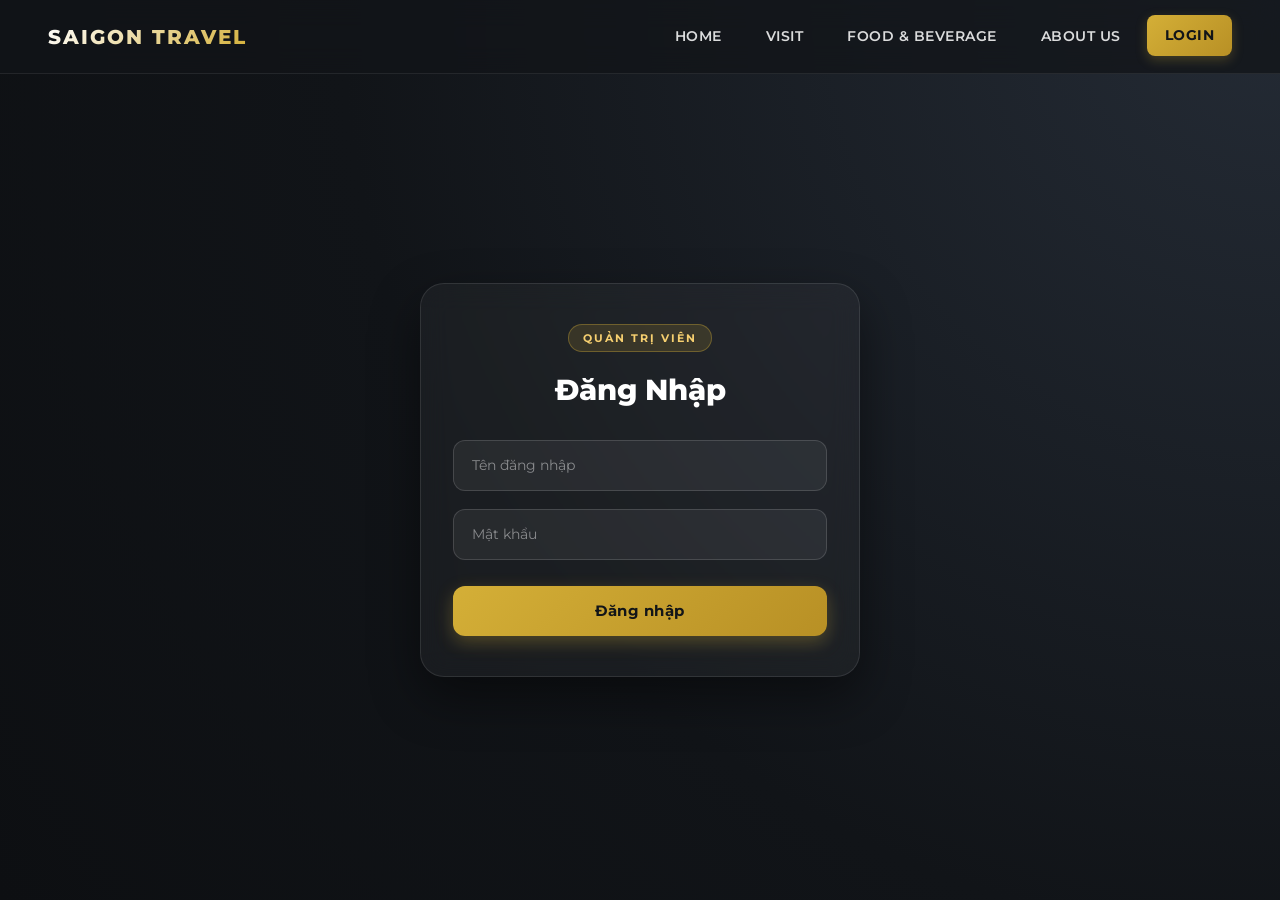
<file: pages/login.html>
<!DOCTYPE html>
<html lang="vi">
  <head>
    <meta charset="UTF-8" />
    <meta http-equiv="X-UA-Compatible" content="IE=edge" />
    <meta name="viewport" content="width=device-width, initial-scale=1.0" />
    <title>Đăng Nhập Quản Trị - Web Du Lịch Sài Gòn</title>

    <link rel="stylesheet" href="../assets/css/reset.css" />
    <link rel="stylesheet" href="../assets/css/button.css" />
    <link rel="stylesheet" href="../assets/css/login.css" />
    <link
      href="https://fonts.googleapis.com/css2?family=Montserrat:wght@300;400;500;600;700;800&display=swap"
      rel="stylesheet"
    />

    <link rel="apple-touch-icon" sizes="180x180" href="../assets/icons/apple-icon-180x180.png" />
    <link rel="icon" type="image/png" sizes="32x32" href="../assets/icons/favicon-32x32.png" />
    <link rel="icon" type="image/png" sizes="16x16" href="../assets/icons/favicon-16x16.png" />
    <link rel="manifest" href="../assets/manifest.json" />
  </head>

  <body>
    <header class="header">
      <a href="../index.html" class="logo">SAIGON TRAVEL</a>
      <nav class="nav">
        <a class="button" href="../index.html">HOME</a>
        <a class="button" href="visit.html">VISIT</a>
        <a class="button" href="nextstep.html">FOOD & BEVERAGE</a>
        <a class="button" href="aboutus.html">ABOUT US</a>
        <a class="button active btn-auth" href="login.html">LOGIN</a>
      </nav>
    </header>

    <main class="auth-wrapper">
      <div class="login-container">
        <div class="login-card">
          <span class="auth-badge">QUẢN TRỊ VIÊN</span>
          <h1 class="auth-title">Đăng Nhập</h1>
          <form id="loginForm">
            <div class="input-group">
              <input type="text" id="username" placeholder="Tên đăng nhập" required />
            </div>
            <div class="input-group">
              <input type="password" id="password" placeholder="Mật khẩu" required />
            </div>
            <button type="submit" class="btn-login">Đăng nhập</button>
          </form>
        </div>
      </div>

      <div class="post-container" id="postSection" style="display: none;">
        <div class="post-card">
          <span class="auth-badge">CMS ĐĂNG BÀI</span>
          <h2 class="auth-title">Đăng Bài Viết Mới</h2>
          <form id="postForm" enctype="multipart/form-data">
            <div class="input-group">
              <input type="text" id="title" placeholder="Tiêu đề bài viết" required />
            </div>
            <div class="input-group">
              <textarea id="content" placeholder="Nội dung bài viết" rows="4" required></textarea>
            </div>
            <div class="input-group">
              <input type="file" id="image" required />
            </div>
            <button type="submit" class="btn-submit">Đăng bài</button>
          </form>
        </div>
      </div>
    </main>

    <script src="../assets/js/login.js"></script>
  </body>
</html>
</file>
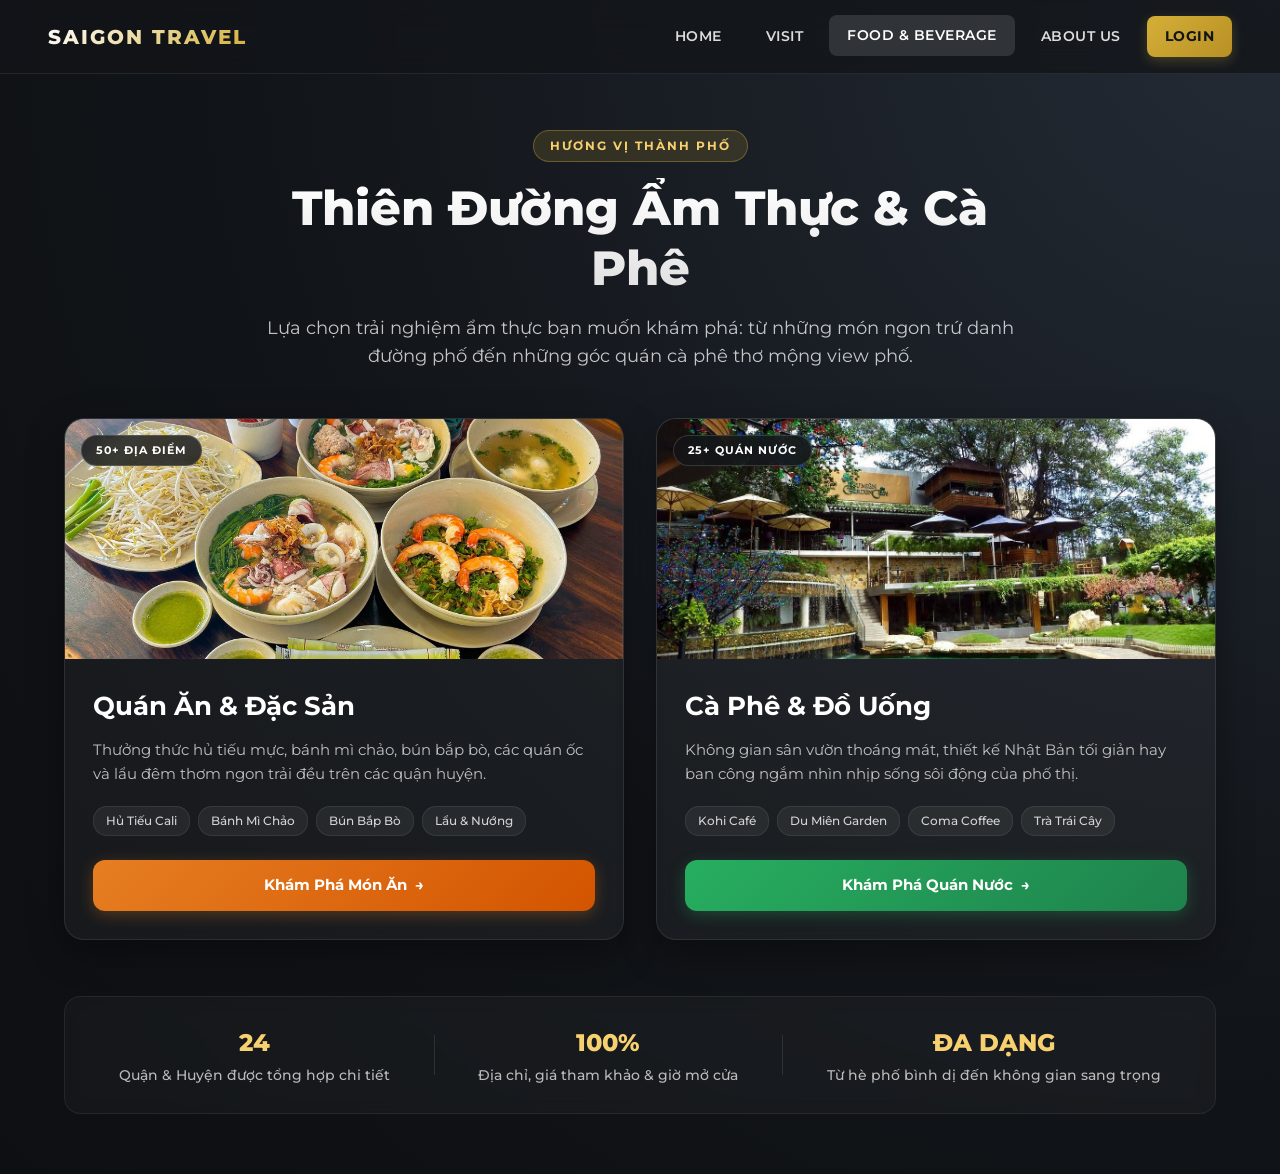
<file: pages/nextstep.html>
<!DOCTYPE html>
<html lang="vi">
  <head>
    <meta charset="UTF-8" />
    <meta http-equiv="X-UA-Compatible" content="IE=edge" />
    <meta name="viewport" content="width=device-width, initial-scale=1.0" />
    <title>Ẩm Thực & Cà Phê Sài Gòn - Khám Phá Hương Vị</title>
    <meta name="description" content="Khám phá các quán ăn ngon và quán cà phê đẹp nổi tiếng tại TP. Hồ Chí Minh." />

    <link rel="stylesheet" href="../assets/css/reset.css" />
    <link rel="stylesheet" href="../assets/css/nextstep.css" />
    <link rel="stylesheet" href="../assets/css/button.css" />
    <link
      href="https://fonts.googleapis.com/css2?family=Montserrat:wght@300;400;500;600;700;800&display=swap"
      rel="stylesheet"
    />

    <link rel="apple-touch-icon" sizes="180x180" href="../assets/icons/apple-icon-180x180.png" />
    <link rel="icon" type="image/png" sizes="32x32" href="../assets/icons/favicon-32x32.png" />
    <link rel="icon" type="image/png" sizes="16x16" href="../assets/icons/favicon-16x16.png" />
    <link rel="manifest" href="../assets/manifest.json" />
  </head>
  <body>
    <header class="header">
      <div class="logo">SAIGON TRAVEL</div>
      <nav class="nav">
        <a class="button" href="../index.html">HOME</a>
        <a class="button" href="visit.html">VISIT</a>
        <a class="button active" href="nextstep.html">FOOD & BEVERAGE</a>
        <a class="button" href="aboutus.html">ABOUT US</a>
        <a class="button btn-auth" href="login.html">LOGIN</a>
      </nav>
    </header>

    <main class="portal-container">
      <section class="portal-header">
        <span class="portal-badge">HƯƠNG VỊ THÀNH PHỐ</span>
        <h1 class="portal-title">Thiên Đường Ẩm Thực & Cà Phê</h1>
        <p class="portal-subtitle">
          Lựa chọn trải nghiệm ẩm thực bạn muốn khám phá: từ những món ngon trứ danh đường phố đến những góc quán cà phê thơ mộng view phố.
        </p>
      </section>

      <section class="portal-cards">
        <article class="category-card food-card">
          <div class="card-media">
            <img src="../assets/images/Hủ Tiếu Mực Ông Già Cali.jpeg" alt="Ẩm thực Sài Gòn" />
            <span class="media-tag">50+ ĐỊA ĐIỂM</span>
          </div>
          <div class="card-body">
            <h2 class="card-title">Quán Ăn & Đặc Sản</h2>
            <p class="card-desc">
              Thưởng thức hủ tiếu mực, bánh mì chảo, bún bắp bò, các quán ốc và lẩu đêm thơm ngon trải đều trên các quận huyện.
            </p>
            <div class="card-tags">
              <span>Hủ Tiếu Cali</span>
              <span>Bánh Mì Chảo</span>
              <span>Bún Bắp Bò</span>
              <span>Lẩu & Nướng</span>
            </div>
            <a href="food.html" class="card-btn btn-food">
              Khám Phá Món Ăn <span>&rarr;</span>
            </a>
          </div>
        </article>

        <article class="category-card drink-card">
          <div class="card-media">
            <img src="../assets/images/a25.jpg" alt="Cà phê Sài Gòn" />
            <span class="media-tag">25+ QUÁN NƯỚC</span>
          </div>
          <div class="card-body">
            <h2 class="card-title">Cà Phê & Đồ Uống</h2>
            <p class="card-desc">
              Không gian sân vườn thoáng mát, thiết kế Nhật Bản tối giản hay ban công ngắm nhìn nhịp sống sôi động của phố thị.
            </p>
            <div class="card-tags">
              <span>Kohi Café</span>
              <span>Du Miên Garden</span>
              <span>Coma Coffee</span>
              <span>Trà Trái Cây</span>
            </div>
            <a href="drink.html" class="card-btn btn-drink">
              Khám Phá Quán Nước <span>&rarr;</span>
            </a>
          </div>
        </article>
      </section>

      <section class="portal-features">
        <div class="feature-item">
          <div class="feature-num">24</div>
          <div class="feature-text">Quận & Huyện được tổng hợp chi tiết</div>
        </div>
        <div class="feature-divider"></div>
        <div class="feature-item">
          <div class="feature-num">100%</div>
          <div class="feature-text">Địa chỉ, giá tham khảo & giờ mở cửa</div>
        </div>
        <div class="feature-divider"></div>
        <div class="feature-item">
          <div class="feature-num">ĐA DẠNG</div>
          <div class="feature-text">Từ hè phố bình dị đến không gian sang trọng</div>
        </div>
      </section>
    </main>
  </body>
</html>
</file>
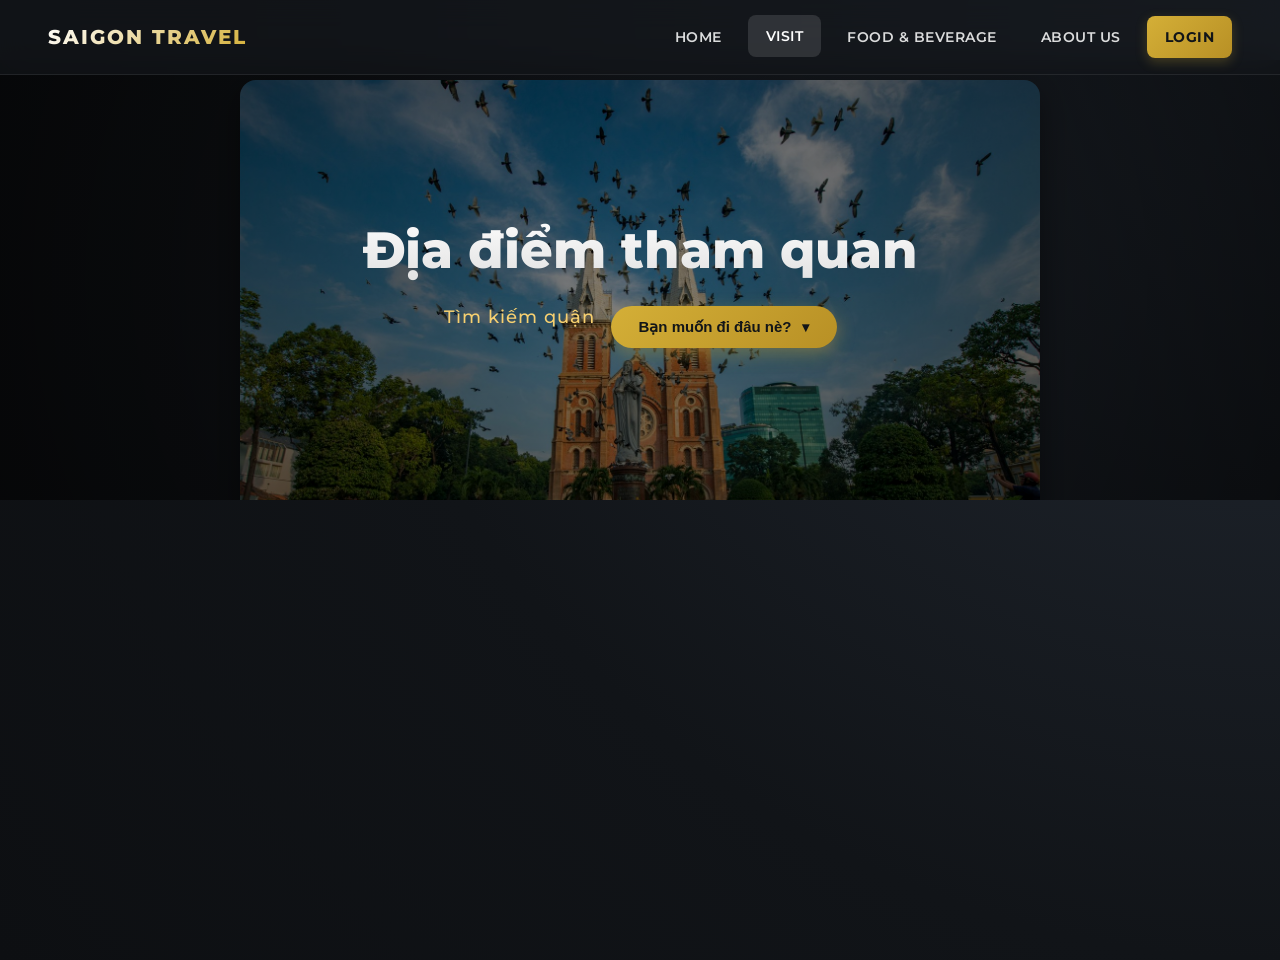
<file: pages/visit.html>
<!DOCTYPE html>
<html lang="vi">
  <head>
    <meta charset="UTF-8" />
    <meta name="viewport" content="width=device-width, initial-scale=1.0" />
    <title>Địa điểm du lịch</title>
    <link
      href="https://fonts.googleapis.com/css2?family=Montserrat:wght@300;400;500;700&display=swap"
      rel="stylesheet"
    />
    <link
      rel="apple-touch-icon"
      sizes="57x57"
      href="../assets/icons/apple-icon-57x57.png"
    />
    <link
      rel="apple-touch-icon"
      sizes="60x60"
      href="../assets/icons/apple-icon-60x60.png"
    />
    <link
      rel="apple-touch-icon"
      sizes="72x72"
      href="../assets/icons/apple-icon-72x72.png"
    />
    <link
      rel="apple-touch-icon"
      sizes="76x76"
      href="../assets/icons/apple-icon-76x76.png"
    />
    <link
      rel="apple-touch-icon"
      sizes="114x114"
      href="../assets/icons/apple-icon-114x114.png"
    />
    <link
      rel="apple-touch-icon"
      sizes="120x120"
      href="../assets/icons/apple-icon-120x120.png"
    />
    <link
      rel="apple-touch-icon"
      sizes="144x144"
      href="../assets/icons/apple-icon-144x144.png"
    />
    <link
      rel="apple-touch-icon"
      sizes="152x152"
      href="../assets/icons/apple-icon-152x152.png"
    />
    <link
      rel="apple-touch-icon"
      sizes="180x180"
      href="../assets/icons/apple-icon-180x180.png"
    />
    <link
      rel="icon"
      type="image/png"
      sizes="192x192"
      href="../assets/icons/android-icon-192x192.png"
    />
    <link
      rel="icon"
      type="image/png"
      sizes="32x32"
      href="../assets/icons/favicon-32x32.png"
    />
    <link
      rel="icon"
      type="image/png"
      sizes="96x96"
      href="../assets/icons/favicon-96x96.png"
    />
    <link
      rel="icon"
      type="image/png"
      sizes="16x16"
      href="../assets/icons/favicon-16x16.png"
    />
    <link rel="manifest" href="../assets/manifest.json" />
    <meta name="msapplication-TileColor" content="#ffffff" />
    <meta
      name="msapplication-TileImage"
      content="../assets/icons/ms-icon-144x144.png"
    />
    <meta name="theme-color" content="#ffffff" />
    <link rel="stylesheet" href="../assets/css/visit.css" />
    <link rel="stylesheet" href="../assets/css/button.css" />
  </head>
  <body>
    <header class="header">
      <a href="../index.html" class="logo">SAIGON TRAVEL</a>
      <nav class="nav">
        <a class="button" href="../index.html">HOME</a>
        <a class="button active" href="visit.html">VISIT</a>
        <a class="button" href="nextstep.html">FOOD & BEVERAGE</a>
        <a class="button" href="aboutus.html">ABOUT US</a>
        <a class="button btn-auth" href="login.html">LOGIN</a>
      </nav>
    </header>
    <header class="header-slideshow">
      <div class="mySlides">
        <img src="../assets/images/K1-header.jpeg" alt="Hình 1" />
      </div>
      <div class="mySlides">
        <img src="../assets/images/K2-header.webp" alt="Hình 2" />
      </div>
      <div class="mySlides">
        <img src="../assets/images/K3-header.jpg" alt="Hình 3" />
      </div>
      <div class="header-content">
        <h1>Địa điểm tham quan</h1>
        <div class="search-bar">
          <h2>Tìm kiếm quận</h2>
          <div class="dropdown">
            <button class="dropbtn">Bạn muốn đi đâu nè?</button>
            <div class="dropdown-content">
              <a href="#" class="district-link" data-target="quan-1">Quận 1</a>
              <a href="#quan-2" class="district-link" data-target="quan-2"
                >Quận 2</a
              >
              <a href="#quan-3" class="district-link" data-target="quan-3"
                >Quận 3</a
              >
              <a href="#quan-4" class="district-link" data-target="quan-4"
                >Quận 4</a
              >
              <a href="#quan-5" class="district-link" data-target="quan-5"
                >Quận 5</a
              >
              <a href="#quan-6" class="district-link" data-target="quan-6"
                >Quận 6</a
              >
              <a href="#quan-7" class="district-link" data-target="quan-7"
                >Quận 7</a
              >
              <a href="#quan-8" class="district-link" data-target="quan-8"
                >Quận 8</a
              >
              <a href="#quan-9" class="district-link" data-target="quan-9"
                >Quận 9</a
              >
              <a href="#quan-10" class="district-link" data-target="quan-10"
                >Quận 10</a
              >
              <a href="#quan-11" class="district-link" data-target="quan-11"
                >Quận 11</a
              >
              <a href="#quan-12" class="district-link" data-target="quan-12"
                >Quận 12</a
              >
              <a
                href="#quan-binh-thanh"
                class="district-link"
                data-target="quan-binh-thanh"
                >Quận Bình Thạnh</a
              >
              <a
                href="#quan-go-vap"
                class="district-link"
                data-target="quan-go-vap"
                >Quận Gò Vấp</a
              >
              <a
                href="#quan-phu-nhuan"
                class="district-link"
                data-target="quan-phu-nhuan"
                >Quận Phú Nhuận</a
              >
              <a
                href="#quan-tan-phu"
                class="district-link"
                data-target="quan-tan-phu"
                >Quận Tân Phú</a
              >
              <a
                href="#quan-binh-tan"
                class="district-link"
                data-target="quan-binh-tan"
                >Quận Bình Tân</a
              >
              <a
                href="#quan-tan-binh"
                class="district-link"
                data-target="quan-tan-binh"
                >Quận Tân Bình</a
              >
              <a
                href="#quan-thu-duc"
                class="district-link"
                data-target="quan-thu-duc"
                >Quận Thủ Đức</a
              >
            </div>
          </div>
        </div>
      </div>
    </header>
    <main>
      <section id="quan-1" class="content-section">
        <h3>Quận 1</h3>
        <ol>
          <li>
            <h4>Nhà thờ Đức Bà</h4>
            <p>
              <strong>Địa chỉ:</strong> 1 Công xã Paris, Bến Nghé, Quận 1, TP.
              Hồ Chí Minh
            </p>
            <p>
              <strong>Giá vé:</strong> Miễn phí (vé vào cửa không tính phí,
              nhưng có thể cần trả phí nếu tham gia tour có hướng dẫn)
            </p>
            <p>
              <strong>Đánh giá tổng quan:</strong> Nhà thờ Đức Bà là một trong
              những công trình kiến trúc đặc sắc và nổi tiếng nhất tại TP. Hồ
              Chí Minh. Với kiến trúc cổ kính mang đậm phong cách Pháp, nhà thờ
              thu hút khách du lịch và những tín đồ tôn giáo. Đây là địa điểm lý
              tưởng để tham quan và chụp ảnh. Khu vực xung quanh có nhiều quán
              cà phê, thích hợp để thư giãn.
            </p>
          </li>
          <img
            src="../assets/images/K1.jpeg"
            alt="Nhà thờ Đức Bà"
            align="center"
            height="400px"
          />

          <li>
            <h4>Bảo tàng Lịch sử Việt Nam</h4>
            <p>
              <strong>Địa chỉ:</strong> 2 Nguyễn Bỉnh Khiêm, Bến Nghé, Quận 1,
              TP. Hồ Chí Minh
            </p>
            <p><strong>Giá vé:</strong> 20,000 - 40,000 VND/người</p>
            <p>
              <strong>Đánh giá tổng quan:</strong> Bảo tàng Lịch sử Việt Nam là
              nơi lưu giữ nhiều hiện vật quý giá, giúp du khách hiểu thêm về
              lịch sử, văn hóa và các nền văn minh của Việt Nam. Với hơn 30.000
              hiện vật, bảo tàng này phù hợp cho những ai yêu thích khám phá các
              di tích lịch sử. Tuy nhiên, không gian bảo tàng có thể không hiện
              đại bằng những bảo tàng quốc tế, nhưng vẫn rất đáng để tham quan.
            </p>
          </li>
          <img
            src="../assets/images/K2.jpg"
            alt="Bảo tàng lịch sử"
            align="center"
            height="400px"
          />

          <li>
            <h4>Chợ Bến Thành</h4>
            <p>
              <strong>Địa chỉ:</strong> Lê Lợi, Phường Bến Thành, Quận 1, TP. Hồ
              Chí Minh
            </p>
            <p>
              <strong>Giá vé:</strong> Miễn phí (bạn chỉ cần chi tiêu khi mua
              sắm)
            </p>
            <p>
              <strong>Đánh giá tổng quan:</strong> Chợ Bến Thành là một trong
              những biểu tượng nổi tiếng của TP. Hồ Chí Minh. Chợ nổi bật với
              các mặt hàng thủ công mỹ nghệ, đồ gia dụng, quần áo, thực phẩm và
              các món đặc sản. Đây là điểm đến lý tưởng để mua sắm quà lưu niệm
              và thưởng thức các món ăn đặc trưng của Sài Gòn. Chợ mở cửa từ
              sáng sớm đến tối.
            </p>
          </li>
          <img
            src="../assets/images/K3.jpeg"
            alt="chợ bến thành"
            align="center"
            height="400px"
          />
        </ol>
      </section>

      <section id="quan-2" class="content-section">
        <h3>Quận 2</h3>
        <ol>
          <li>
            <h4>Công viên Bách Tùng Diệp</h4>
            <p>
              <strong>Địa chỉ:</strong> 62 Nguyễn Thị Định, Thạnh Mỹ Lợi, Quận
              2, TP. Hồ Chí Minh
            </p>
            <p><strong>Giá vé:</strong> Miễn phí</p>
            <p>
              <strong>Đánh giá tổng quan:</strong> Công viên này là không gian
              lý tưởng để thư giãn với các khu vực đi bộ, vườn hoa, và sân chơi
              cho trẻ em. Nơi đây cũng có những khu vực cho thể thao như bóng
              đá, cầu lông. Đặc biệt, công viên này có không gian xanh thoáng
              mát, thích hợp cho các buổi picnic gia đình hoặc tụ tập bạn bè.
            </p>
          </li>
          <img
            src="../assets/images/K4.jpg"
            alt="Công viên Bách Tùng Diệp"
            align="center"
            height="400px"
          />
          <li>
            <h4>Khu đô thị Thủ Thiêm</h4>
            <p>
              <strong>Địa chỉ:</strong> Khu đô thị Thủ Thiêm, Quận 2, TP. Hồ Chí
              Minh
            </p>
            <p><strong>Giá vé:</strong> Miễn phí (tùy khu vực tham quan)</p>
            <p>
              <strong>Đánh giá tổng quan:</strong> Khu đô thị Thủ Thiêm là một
              dự án quy hoạch hiện đại với các tòa nhà cao tầng, khu thương mại
              và văn phòng. Đây là nơi bạn có thể tham quan các công trình kiến
              trúc độc đáo và các khu vực đang phát triển. Mặc dù không phải là
              một điểm tham quan truyền thống, nhưng khu vực này được nhiều
              người yêu thích vì không gian đẹp và sự phát triển mạnh mẽ của nó.
            </p>
          </li>
          <img
            src="../assets/images/K5.jpg"
            alt="Khu đô thị Thủ Thiêm"
            align="center"
            height="400px"
          />
          <li>
            <h4>Snow Town</h4>
            <p>
              <strong>Địa chỉ:</strong> 27 Mai Chí Thọ, Thủ Thiêm, Quận 2, TP.
              Hồ Chí Minh
            </p>
            <p>
              <strong>Giá vé:</strong> Khoảng 200.000 - 300.000 VNĐ (tuỳ theo độ
              tuổi và các dịch vụ đi kèm)
            </p>
            <p>
              <strong>Đánh giá tổng quan:</strong> Snow Town là một công viên
              giải trí đặc biệt dành cho những ai muốn trải nghiệm không khí mùa
              đông tại TP. Hồ Chí Minh. Với không gian tuyết nhân tạo, nơi đây
              mang đến các hoạt động thú vị như trượt tuyết, xây người tuyết, và
              các trò chơi mùa đông khác. Đây là điểm đến lý tưởng cho gia đình
              và các nhóm bạn trẻ muốn thử cảm giác mới lạ.
            </p>
          </li>
          <img
            src="../assets/images/K6.png"
            alt="Snow Town"
            align="center"
            height="400px"
          />
        </ol>
      </section>

      <section id="quan-3" class="content-section">
        <h3>Quận 3</h3>
        <ol>
          <li>
            <h4>Bảo tàng Mỹ thuật TP. HCM</h4>
            <p>
              <strong>Địa chỉ:</strong> 97A Phó Đức Chính, Quận 1, TP. Hồ Chí
              Minh (gần Quận 3)
            </p>
            <p>
              <strong>Giá vé:</strong> 30.000 VNĐ (người lớn); 15.000 VNĐ (học
              sinh, sinh viên)
            </p>
            <p>
              <strong>Đánh giá tổng quan:</strong> Bảo tàng Mỹ thuật TP. Hồ Chí
              Minh nằm trong một tòa nhà cổ có kiến trúc Pháp rất đẹp. Đây là
              nơi trưng bày các tác phẩm nghệ thuật của các nghệ sĩ Việt Nam qua
              các thời kỳ, từ các tác phẩm hội họa, điêu khắc đến các tác phẩm
              nghệ thuật đương đại. Đây là một địa điểm tuyệt vời để tìm hiểu về
              nghệ thuật Việt Nam cũng như chiêm ngưỡng những kiệt tác nghệ
              thuật độc đáo.
            </p>
          </li>
          <img
            src="../assets/images/K7.jpg"
            alt="Bảo tàng mỹ thuật"
            align="center"
            height="400px"
          />
          <li>
            <h4>Công viên Tao Đàn</h4>
            <p>
              <strong>Địa chỉ:</strong> 55C Nguyễn Thị Minh Khai, Quận 3, TP. Hồ
              Chí Minh
            </p>
            <p><strong>Giá vé:</strong> Miễn phí</p>
            <p>
              <strong>Đánh giá tổng quan:</strong> Công viên Tao Đàn là một
              trong những công viên lớn và nổi tiếng tại TP. Hồ Chí Minh. Với
              không gian xanh mát, nhiều cây cổ thụ và các tiểu cảnh đẹp mắt,
              đây là nơi lý tưởng để thư giãn, đi bộ hoặc tổ chức các hoạt động
              ngoài trời. Công viên còn là nơi tổ chức các sự kiện văn hóa, thể
              thao trong suốt năm.
            </p>
          </li>
          <img
            src="../assets/images/K8.jpg"
            alt="Công viên Tao Đàn"
            align="center"
            height="400px"
          />
          <li>
            <h4>Chùa Ngọc Hoàng</h4>
            <p>
              <strong>Địa chỉ:</strong> 73 Mai Thị Lựu, Quận 3, TP. Hồ Chí Minh
            </p>
            <p>
              <strong>Giá vé:</strong> Miễn phí (tuy nhiên có thể có phí cho các
              nghi lễ hoặc nếu tham gia tour)
            </p>
            <p>
              <strong>Đánh giá tổng quan:</strong> Chùa Ngọc Hoàng là một trong
              những ngôi chùa nổi tiếng và linh thiêng tại TP. Hồ Chí Minh. Chùa
              có kiến trúc đẹp, nhiều tượng Phật và thần linh, tạo không gian
              yên tĩnh và linh thiêng. Đây là điểm tham quan lý tưởng cho những
              ai muốn tìm hiểu về tôn giáo và văn hóa của người Việt.
            </p>
          </li>
          <img
            src="../assets/images/K9.jpg"
            alt="Chùa Ngọc Hoàng"
            align="center"
            height="400px"
          />
        </ol>
      </section>

      <section id="quan-4" class="content-section">
        <h3>Quận 4</h3>
        <ol>
          <li>
            <h4>Chợ Xóm Chiếu</h4>
            <p>
              <strong>Địa chỉ:</strong> 64 Xóm Chiếu, Quận 4, TP. Hồ Chí Minh
            </p>
            <p><strong>Giá vé:</strong> Miễn phí</p>
            <p>
              <strong>Đánh giá tổng quan:</strong> Chợ Xóm Chiếu nổi bật với
              không khí địa phương và các mặt hàng thủ công, thực phẩm tươi
              sống. Đây là nơi lý tưởng để tìm hiểu văn hóa mua sắm của người
              dân Sài Gòn và thưởng thức các món ăn đặc trưng. Chợ rất đông đúc,
              phù hợp cho những ai yêu thích khám phá cuộc sống đời thường tại
              các khu chợ truyền thống.
            </p>
          </li>
          <img
            src="../assets/images/K10.jpeg"
            alt="Chợ xóm chiếu"
            align="center"
            height="400px"
          />
          <li>
            <h4>Cầu Mống</h4>
            <p><strong>Địa chỉ:</strong> Cầu Mống, Quận 4, TP. Hồ Chí Minh</p>
            <p><strong>Giá vé:</strong> Miễn phí</p>
            <p>
              <strong>Đánh giá tổng quan:</strong> Cầu Mống là một trong những
              cây cầu nổi tiếng ở Sài Gòn, mang đậm dấu ấn lịch sử của thành
              phố. Đây là điểm tham quan lý tưởng để ngắm cảnh sông Sài Gòn và
              chụp ảnh, đặc biệt là vào lúc hoàng hôn. Cầu có không gian thoáng
              đãng và là một trong những địa điểm đẹp để thư giãn.
            </p>
          </li>
          <img
            src="../assets/images/K11.jpg"
            alt="Cầu mống"
            align="center"
            height="400px"
          />
          <li>
            <h4>KizCiti</h4>
            <p>
              <strong>Địa chỉ:</strong> Khu công viên Khánh Hội, đường Hoàng
              Diệu, Phường 2, Quận 4,TP. Hồ Chí Minh
            </p>
            <p><strong>Giá vé:</strong> Khoảng 150.000 đồng - 185.000 đồng</p>
            <p>
              <strong>Đánh giá tổng quan:</strong> Khu vui chơi KizCiti còn có
              một tên gọi khác là thành phố hướng nghiệp cho trẻ, đây là khu vui
              chơi kết hợp với giáo dục và rèn luyện các kỹ năng xã hội. Nơi đây
              sẽ tạo dựng nên môi trường làm việc của người lớn như: Ngân hàng,
              bệnh viện, trường học,...cho các bé thỏa sức khám phá và thực hiện
              ước mơ trừ khi còn nhỏ.
            </p>
          </li>
          <img
            src="../assets/images/K12.jpg"
            alt="KizCiti"
            align="center"
            height="400px"
          />
        </ol>
      </section>

      <section id="quan-5" class="content-section">
        <h3>Quận 5</h3>
        <ol>
          <li>
            <h4>Chợ Lớn (Khu phố người Hoa)</h4>
            <p><strong>Địa chỉ:</strong> Chợ Lớn, Quận 5, TP. Hồ Chí Minh</p>
            <p>
              <strong>Giá vé:</strong> Miễn phí (bạn chỉ cần chi tiêu khi mua
              sắm)
            </p>
            <p>
              <strong>Đánh giá tổng quan:</strong> Chợ Lớn là khu phố người Hoa
              nổi tiếng với nhiều cửa hàng bán đồ gia dụng, thực phẩm, và các
              sản phẩm truyền thống của người Hoa. Đây là điểm đến lý tưởng để
              tham quan và trải nghiệm văn hóa ẩm thực, cũng như tìm hiểu về đời
              sống của cộng đồng người Hoa tại TP. Hồ Chí Minh. Khu vực này cũng
              có nhiều ngôi chùa và di tích lịch sử đặc sắc.
            </p>
          </li>
          <img
            src="../assets/images/K13.jpg"
            alt="Chợ lớn"
            align="center"
            height="400px"
          />

          <li>
            <h4>Chùa Bà Thiên Hậu</h4>
            <p>
              <strong>Địa chỉ:</strong> 710 Nguyễn Trãi, Quận 5, TP. Hồ Chí Minh
            </p>
            <p><strong>Giá vé:</strong> Miễn phí</p>
            <p>
              <strong>Đánh giá tổng quan:</strong> Chùa Bà Thiên Hậu là một
              trong những ngôi chùa nổi tiếng của cộng đồng người Hoa tại TP. Hồ
              Chí Minh. Ngôi chùa này có kiến trúc cổ kính, với các tượng thờ,
              tranh vẽ và các công trình tâm linh đặc sắc. Đây là điểm tham quan
              lý tưởng để tìm hiểu về tín ngưỡng và văn hóa của cộng đồng người
              Hoa tại Việt Nam.
            </p>
          </li>
          <img
            src="../assets/images/K14.jpg"
            alt="Chùa bà Thiên Hậu"
            align="center"
            height="400px"
          />

          <li>
            <h4>Bảo tàng Chứng tích chiến tranh</h4>
            <p>
              <strong>Địa chỉ:</strong> 28 Võ Văn Tần, Quận 5, TP. Hồ Chí Minh
            </p>
            <p><strong>Giá vé:</strong> 40,000 - 50,000 VND/người</p>
            <p>
              <strong>Đánh giá tổng quan:</strong> Bảo tàng Chứng tích chiến
              tranh là nơi lưu giữ những hình ảnh, tài liệu và hiện vật liên
              quan đến chiến tranh Việt Nam. Bảo tàng này giúp du khách hiểu rõ
              hơn về lịch sử chiến tranh của đất nước qua các bức ảnh, trang
              thiết bị và các hiện vật chiến tranh. Đây là một điểm đến tuyệt
              vời cho những ai quan tâm đến lịch sử.
            </p>
          </li>
          <img
            src="../assets/images/K15.jpg"
            alt="Bảo tàng chứng tích chiến tranh"
            align="center"
            height="400px"
          />
        </ol>
      </section>

      <section id="quan-6" class="content-section">
        <h3>Quận 6</h3>
        <ol>
          <li>
            <h4>Chùa Giác Lâm</h4>
            <p>
              <strong>Địa chỉ:</strong> 118 Lạc Long Quân, Quận 6, TP. Hồ Chí
              Minh
            </p>
            <p>
              <strong>Giá vé:</strong> Miễn phí (có thể có phí cho các nghi lễ)
            </p>
            <p>
              <strong>Đánh giá tổng quan:</strong> Chùa Giác Lâm là một trong
              những ngôi chùa cổ nhất tại TP. Hồ Chí Minh. Với không gian yên
              tĩnh và kiến trúc đẹp mắt, chùa là nơi thích hợp để du khách tìm
              hiểu về tôn giáo và thư giãn. Chùa có nhiều pho tượng Phật và tiểu
              cảnh đẹp mắt, là một điểm đến lý tưởng để tham quan và chiêm bái.
            </p>
          </li>
          <img
            src="../assets/images/K16.jpg"
            alt="Chùa Giác Lâm"
            align="center"
            height="400px"
          />
          <li>
            <h4>Công viên Phú Lâm</h4>
            <p><strong>Địa chỉ:</strong> Phú Lâm, Quận 6, TP. Hồ Chí Minh</p>
            <p><strong>Giá vé:</strong> Miễn phí</p>
            <p>
              <strong>Đánh giá tổng quan:</strong> Công viên Phú Lâm là một
              trong những công viên lớn tại TP. Hồ Chí Minh, với không gian rộng
              lớn và nhiều cây xanh. Đây là nơi lý tưởng để đi bộ, chạy bộ, tổ
              chức các hoạt động ngoài trời hoặc chỉ đơn giản là thư giãn. Công
              viên còn có các khu vực dành cho trẻ em và các gia đình.
            </p>
          </li>
          <img
            src="../assets/images/K17.jpg"
            alt="công viên phú lâm"
            align="center"
            height="400px"
          />
          <li>
            <h4>Chợ Bình Tây</h4>
            <p>
              <strong>Địa chỉ:</strong> 57A Tháp Mười, Phường 2, Quận 6, Tp. HCM
            </p>
            <p><strong>Giá vé:</strong> Miễn phí</p>
            <p>
              <strong>Đánh giá tổng quan:</strong>Tọa lạc tại 57A Tháp Mười,
              phường 2, quận 6, chợ Bình Tây được xem là một trong những khu chợ
              buôn lớn nhất Sài Gòn. Chợ có 12 cổng được thiết kế bởi thương
              nhân người Hoa và đây cũng là nơi tập trung nhiều người Hoa nhất.
              Chợ có khoảng 2300 quầy sạp và hầu hết các mặt hàng tại chợ Bình
              Tây sẽ bán đồ sỉ. Giá cả tại chợ cũng được bình ổn khá nhiều nên
              bạn không phải lo bị chém giá đâu nhé.
            </p>
          </li>
          <img
            src="../assets/images/K18.jpg"
            alt="Chợ Bình Tây"
            align="center"
            height="400px"
          />
        </ol>
      </section>

      <section id="quan-7" class="content-section">
        <h3>Quận 7</h3>
        <ol>
          <li>
            <h4>Khu đô thị Phú Mỹ Hưng</h4>
            <p>
              <strong>Địa chỉ:</strong> Phú Mỹ Hưng, Quận 7, TP. Hồ Chí Minh
            </p>
            <p>
              <strong>Giá vé:</strong> Miễn phí (có phí cho các dịch vụ đặc biệt
              như tham quan bằng thuyền hoặc ăn uống tại nhà hàng)
            </p>
            <p>
              <strong>Đánh giá tổng quan:</strong> Khu đô thị Phú Mỹ Hưng nổi
              bật với cơ sở hạ tầng hiện đại, các trung tâm thương mại lớn, công
              viên xanh mát, và khu vực sống cao cấp. Đây là nơi lý tưởng để
              tham quan, dạo phố, thư giãn tại các quán cà phê hoặc ăn uống tại
              các nhà hàng sang trọng. Ngoài ra, bạn cũng có thể tham gia các
              hoạt động thể thao như golf, tennis hay dạo chơi bằng thuyền trên
              sông.
            </p>
          </li>
          <img
            src="../assets/images/K19.webp"
            alt="Phú mỹ hưng"
            align="center"
            height="400px"
          />
          <li>
            <h4>Công viên Hồ Bán Nguyệt</h4>
            <p>
              <strong>Địa chỉ:</strong> Khu đô thị Phú Mỹ Hưng, Quận 7, TP. Hồ
              Chí Minh
            </p>
            <p><strong>Giá vé:</strong> Miễn phí</p>
            <p>
              <strong>Đánh giá tổng quan:</strong> Công viên Hồ Bán Nguyệt là
              một trong những không gian xanh lớn ở khu đô thị Phú Mỹ Hưng, với
              hồ nước hình bán nguyệt tạo nên cảnh quan tuyệt đẹp. Đây là nơi lý
              tưởng cho các hoạt động thể dục, thể thao, hoặc đơn giản là dạo bộ
              thư giãn. Công viên còn có nhiều khu vực vui chơi cho trẻ em và
              các quán cà phê ven hồ.
            </p>
          </li>
          <img
            src="../assets/images/K20.jpg"
            alt="hồ bán nguyệt"
            align="center"
            height="400px"
          />
          <li>
            <h4>Sài Gòn Exhibition & Convention Center (SECC)</h4>
            <p>
              <strong>Địa chỉ:</strong> 799 Nguyễn Văn Linh, Quận 7, TP. Hồ Chí
              Minh
            </p>
            <p><strong>Giá vé:</strong> Miễn phí (tùy vào từng sự kiện)</p>
            <p>
              <strong>Đánh giá tổng quan:</strong> SECC là một trong những trung
              tâm triển lãm và hội nghị lớn nhất tại TP. Hồ Chí Minh. Đây là nơi
              tổ chức nhiều sự kiện quốc tế, triển lãm, hội thảo và các hoạt
              động văn hóa. Nếu bạn đến vào thời gian diễn ra sự kiện, đây sẽ là
              một nơi thú vị để tham quan và trải nghiệm các hoạt động nổi bật.
            </p>
          </li>
          <img
            src="../assets/images/K21.jpg"
            alt="Sài Gòn Exhibition & Convention Center"
            align="center"
            height="400px"
          />
        </ol>
      </section>

      <section id="quan-8" class="content-section">
        <h3>Quận 8</h3>
        <ol>
          <li>
            <h4>Chợ Bình Đông</h4>
            <p>
              <strong>Địa chỉ:</strong> 195 Bến Bình Đông, Quận 8, TP. Hồ Chí
              Minh
            </p>
            <p>
              <strong>Giá vé:</strong> Miễn phí (bạn chỉ cần chi tiêu khi mua
              sắm)
            </p>
            <p>
              <strong>Đánh giá tổng quan:</strong> Chợ Bình Đông là một khu chợ
              nổi tiếng tại Quận 8, chuyên cung cấp các mặt hàng thực phẩm tươi
              sống, thủy hải sản và các sản phẩm truyền thống của miền Tây Nam
              Bộ. Đây là nơi lý tưởng để tham quan và tìm hiểu về cuộc sống của
              người dân địa phương. Chợ đặc biệt sôi động vào các buổi sáng sớm,
              thích hợp cho những ai muốn khám phá ẩm thực và văn hóa địa
              phương.
            </p>
          </li>
          <img
            src="../assets/images/K22.png"
            alt="chợ bình đông"
            align="center"
            height="400px"
          />
          <li>
            <h4>Chùa An Phú</h4>
            <p>
              <strong>Địa chỉ:</strong> 24 Phạm Hùng, P.10, Quận 8, TP. Hồ Chí
              Minh
            </p>
            <p><strong>Giá vé:</strong> Miễn phí</p>
            <p>
              <strong>Đánh giá tổng quan:</strong> Chùa An Phú là ngôi chùa được
              tạo từ các mảnh sành, mảnh sứ phế liệu và đã đạt kỷ lục "Ngôi chùa
              được tạo tác bằng miểng sành nhiều nhất Việt Nam" vào năm 2007.
              Khuôn viên chùa có rất nhiều công trình điêu khắc mang tính dân
              gian vô cùng hoành tráng. Nếu có thể hãy ghé đến để chiêm ngưỡng
              kiến trúc độc đáo của ngôi chùa và tìm hiểu thêm về văn hóa Phật
              giáo.
            </p>
          </li>
          <img
            src="../assets/images/K23.jpg"
            alt="công viên phú lâm"
            align="center"
            height="400px"
          />
          <li>
            <h4>Nhà thờ Cha Tam</h4>
            <p>
              <strong>Địa chỉ:</strong> 25 Hồng Bàng, Quận 8, TP. Hồ Chí Minh
            </p>
            <p><strong>Giá vé:</strong> Miễn phí</p>
            <p>
              <strong>Đánh giá tổng quan:</strong> Nhà thờ Cha Tam là một trong
              những nhà thờ có lịch sử lâu đời tại TP. Hồ Chí Minh. Với kiến
              trúc cổ điển và không gian yên tĩnh, nhà thờ thu hút nhiều du
              khách và người dân địa phương đến tham quan. Đây cũng là một điểm
              đến lý tưởng để tìm hiểu về tôn giáo và văn hóa của người Công
              giáo tại TP. Hồ Chí Minh.
            </p>
          </li>
          <img
            src="../assets/images/K24.jpg"
            alt="Nhà thờ cha tam"
            align="center"
            height="400px"
          />
        </ol>
      </section>

      <section id="quan-9" class="content-section">
        <h3>Quận 9</h3>
        <ol>
          <li>
            <h4>Khu du lịch Suối Tiên</h4>
            <p>
              <strong>Địa chỉ:</strong> 120 Xa Lộ Hà Nội, Phường Tân Phú, Quận
              9, TP. Hồ Chí Minh
            </p>
            <p>
              <strong>Giá vé:</strong> 80,000 - 150,000 VND/người (tùy vào từng
              khu vực tham quan)
            </p>
            <p>
              <strong>Đánh giá tổng quan:</strong> Khu du lịch Suối Tiên là một
              công viên giải trí lớn với các trò chơi hấp dẫn và không gian
              thiên nhiên tuyệt đẹp. Du khách có thể tham gia các trò chơi mạo
              hiểm, tham quan các tiểu cảnh, hay thư giãn tại các khu vực spa và
              vườn thú. Đây là một địa điểm lý tưởng cho gia đình và trẻ em, với
              nhiều hoạt động vui chơi và tham quan.
            </p>
          </li>
          <img
            src="../assets/images/K25.jpg"
            alt="Bảo tàng mỹ thuật"
            align="center"
            height="400px"
          />
          <li>
            <h4>Công viên ánh sáng Vinhomes Grand Park</h4>
            <p>
              <strong>Địa chỉ:</strong> 530 Nguyễn Xiển, Phường Long Thạnh Mỹ,
              Quận 9, TP.HCM
            </p>
            <p><strong>Giá vé:</strong> Miễn phí</p>
            <p>
              <strong>Đánh giá tổng quan:</strong> Được lấy ý tưởng từ Grand By
              The Bay (Singapore) và có diện tích cực khủng lên đến 36ha, công
              viên ánh sáng Vinhomes Grand Park với 15 công viên nhỏ bên trong
              có chủ đề đa dạng, mang đến những trải nghiệm độc đáo, thú vị, phù
              hợp với mọi lứa tuổi. Một số chủ đề nổi bật của công viên ánh sáng
              Vinhomes Grand Park như: Bãi cỏ quảng trường, con đường tình yêu,
              khu vườn đèn lồng Nhật Bản, chèo thuyền kayak, gym ngoài trời,
              biển nhân tạo,... Đặc biệt, nơi đây còn thường xuyên tổ chức các
              sự kiện âm nhạc vào cuối tuần.
            </p>
          </li>
          <img
            src="../assets/images/K26.jpg"
            alt="Công viên ánh sáng Vinhomes Grand Park"
            align="center"
            height="400px"
          />
          <li>
            <h4>Đầm sen Tam Đa</h4>
            <p>
              <strong>Địa chỉ:</strong> Tam Đa, Trường Thạnh, Quận 9, TP. Hồ Chí
              Minh
            </p>
            <p><strong>Giá vé:</strong> 40.000 VND/người</p>
            <p>
              <strong>Đánh giá tổng quan:</strong> Nếu bạn yêu thích hoa cỏ và
              thiên nhiên thì không nên bỏ qua Đầm sen Tam Đa. Với diện tích
              rộng lên đến 5ha, vườn trồng rất nhiều loài hoa khác nhau như sen,
              hoa hướng dương, hoa mười giờ, hoa sao nhái, hoa túy điệp… Ngoài
              ra, nơi đây cũng rất thích hợp để chụp hình sống ảo. Nơi đây còn
              có dịch vụ mướn áo dài, áo bà ba, áo yếm,… cho các bạn nữ dễ dàng
              chụp ảnh, tạo nên những bức ảnh thơ mộng bên hồ sen. Các bạn đến
              đây nhớ canh mùa và ngày để đến vào lúc sen nở đẹp nhất nhé!
            </p>
          </li>
          <img
            src="../assets/images/K27.jpg"
            alt="Đầm sen Tam Đa"
            align="center"
            height="400px"
          />
        </ol>
      </section>

      <section id="quan-10" class="content-section">
        <h3>Quận 10</h3>
        <ol>
          <li>
            <h4>Công viên Thỏ trắng</h4>
            <p>
              <strong>Địa chỉ:</strong> 875 Cách Mạng Tháng 8, Quận 10, TP. Hồ
              Chí Minh
            </p>
            <p><strong>Giá vé:</strong> Phụ thuộc vào mỗi trò chơi</p>
            <p>
              <strong>Đánh giá tổng quan:</strong> Công viên Thỏ Trắng không chỉ
              là một khu vui chơi dành cho thiếu nhi với không gian rộng lớn
              cùng vô số những trò chơi mà bên trong còn có rất nhiều cửa hàng
              và quán cà phê. Ngoài ra, cách bày trí tại đây cũng rất bắt mắt,
              không gian thoáng đãng, các bạn trẻ vừa có thể thỏa sức vui chơi
              vừa chụp những bức hình sống ảo. Bên cạnh đó, bạn cũng có thể tổ
              chức các hoạt động dã ngoại, picnic cuối tuần tại đây cùng bạn bè,
              gia đình để tận hưởng trọn vẹn nhất có thể bầu không khí mát lành,
              thoải mái ở đây nhé!
            </p>
          </li>
          <img
            src="../assets/images/K28.jpg"
            alt="công viên thỏ trắng"
            align="center"
            height="400px"
          />
          <li>
            <h4>Bảo Tàng Y học cổ truyền Việt Nam</h4>
            <p>
              <strong>Địa chỉ:</strong> 41 Hoàng Dư Khương, Quận 10, TP. Hồ Chí
              Minh
            </p>
            <p>
              <strong>Giá vé:</strong> Khoảng 120.000 đồng/người lớn; Khoảng
              60.000 đồng/trẻ em từ 10 đến 17 tuổi; miễn phí vé cho trẻ em dưới
              9 tuổi
            </p>
            <p>
              <strong>Đánh giá tổng quan:</strong> Bảo tàng y học Việt Nam trưng
              bày hơn 3.000 hiện vật y học từ thời kỳ đồ đá cho đến nay và là
              bảo tàng y học đầu tiên của Việt Nam. Đến tham quan, bạn sẽ được
              chiêm ngưỡng toàn bộ “tinh hoa y học cổ truyền Việt” từ bao thế hệ
              trước. Không chỉ vậy, bạn còn có thể tham gia tìm hiểu quá trình
              bào chế và bán thuốc thời xưa với những vật dụng được trưng bày
              như: Cân, dao cầu, thuyền tán, chày cối, hồ lô rượu, bình vôi, bát
              uống thuốc,… Ngoài ra, với kiến trúc cổ kính và không gian rộng
              rãi, bạn có thể cho ra đời những bức ảnh tuyệt đẹp và độc đáo.
            </p>
          </li>
          <img
            src="../assets/images/K29.jpg"
            alt="bảo tàng y học cổ truyền"
            align="center"
            height="400px"
          />
          <li>
            <h4>Việt Nam Quốc Tự</h4>
            <p>
              <strong>Địa chỉ:</strong> 244 Đường 3 Tháng 2, Quận 10, TP. Hồ Chí
              Minh
            </p>
            <p><strong>Giá vé:</strong> Miễn phí</p>
            <p>
              <strong>Đánh giá tổng quan:</strong> Việt Nam Quốc Tự sở hữu tòa
              tháp cao nhất Việt Nam với chiều cao 62 mét và có 30 tầng và quả
              chuông nặng nhất nước ta với chiều cao 2,9 mét và cân nặng lên đến
              3 tấn. Ngôi chùa được thành lập vào năm 1963, do Giáo hội Phật
              giáo Việt Nam thống nhất xây dựng. Ngôi chùa có thiết kế độc đáo
              với tông màu chủ đạo là vàng và đỏ, toàn bộ mái hiên được làm từ
              chất liệu đá tự nhiên được điêu khắc tinh xảo. Việt Nam Quốc Tự
              được xem là biểu tượng của sự thống nhất trong 13 tổ chức Phật
              giáo. Nơi đây là một lựa chọn lý tưởng khi bạn muốn tránh xa những
              bộn bề cuộc sống và thư giãn tâm hồn. Việt Nam Quốc Tự không tuy
              nằm ngay trung tâm thành phố nhưng không hề ồn ào, tấp nập mà mang
              một bầu không khí bình yên, thanh thản lạ thường.
            </p>
          </li>
          <img
            src="../assets/images/K30.jpg"
            alt="Bảo tàng mỹ thuật"
            align="center"
            height="400px"
          />
        </ol>
      </section>

      <section id="quan-11" class="content-section">
        <h3>Quận 11</h3>
        <ol>
          <li>
            <h4>Công viên Đầm Sen</h4>
            <p>
              <strong>Địa chỉ:</strong> 3 Hòa Bình, Quận 11, TP. Hồ Chí Minh
            </p>
            <p>
              <strong>Giá vé:</strong> 80,000 VND/người (người lớn), 50,000
              VND/người (trẻ em)
            </p>
            <p>
              <strong>Đánh giá tổng quan:</strong> Công viên Đầm Sen là một
              trong những khu vui chơi giải trí lớn và nổi tiếng nhất tại TP. Hồ
              Chí Minh. Công viên này có nhiều khu vực giải trí, bao gồm công
              viên nước, khu trò chơi, và các hoạt động văn hóa nghệ thuật. Đây
              là nơi lý tưởng cho các gia đình và trẻ em với các trò chơi thú vị
              và không gian xanh mát, thư giãn.
            </p>
          </li>
          <img
            src="../assets/images/K31.jpg"
            alt="Đầm sen"
            align="center"
            height="400px"
          />
          <li>
            <h4>Khu vui chơi hướng nghiệp Kizworld</h4>
            <p>
              <strong>Địa chỉ:</strong> Parkson Flemington, 184 đường Lê Đại
              Hành, Phường 15, Quận 11, TP. Hồ Chí Minh
            </p>
            <p><strong>Giá vé:</strong> 90.000 - 180.000 đồng</p>
            <p>
              <strong>Đánh giá tổng quan:</strong> Các phụ huynh có thể dẫn các
              bé của mình đến đây để các bé có thể thỏa sức sáng tạo và trải
              nghiệm. Các bé đến đây có thể tham gia nhiều hoạt động về những
              ngành nghề các bé yêu thích từ đó giúp các bé hiểu được phần nào
              công việc đó mình sẽ làm gì và khó khăn sẽ ra sao.
            </p>
          </li>
          <img
            src="../assets/images/K32.jpg"
            alt="Khu vui chơi hướng nghiệp Kizworld"
            align="center"
            height="400px"
          />
          <li>
            <h4>Nhà thi đấu Phú Thọ</h4>
            <p>
              <strong>Địa chỉ:</strong> 1 Lữ Gia, Phường 15, Quận 11, TP. Hồ Chí
              Minh
            </p>
            <p><strong>Giá vé:</strong> Miễn phí</p>
            <p>
              <strong>Đánh giá tổng quan:</strong> Nhà thi đấu Phú Thọ được khởi
              công xây dựng vào năm 1932, nơi đây có sức chứa lên đến 5.000
              người và tối đa là 8.000 người. Nơi đây thường xuyên tổ chức các
              sự kiện, triển lãm và vào những dịp cuối tuần các bạn có thể cùng
              người thân và bạn bè đến đây trải nghiệm những môn thể thao mới
              nhằm nâng cao sức khỏe.
            </p>
          </li>
          <img
            src="../assets/images/K33.jpg"
            alt="Bảo tàng mỹ thuật"
            align="center"
            height="400px"
          />
        </ol>
      </section>

      <section id="quan-12" class="content-section">
        <h3>Quận 12</h3>
        <ol>
          <li>
            <h4>Công viên Phần Mềm Quang Trung</h4>
            <p><strong>Địa chỉ:</strong> 30/4, Quận 12, TP. Hồ Chí Minh</p>
            <p><strong>Giá vé:</strong> Miễn phí</p>
            <p>
              <strong>Đánh giá tổng quan:</strong> Công viên Phần Mềm Quang
              Trung là một khu vực rộng lớn dành cho các hoạt động thể thao, dạo
              bộ và thư giãn. Khu vực này cũng là nơi tập trung nhiều công ty
              công nghệ, với không gian làm việc hiện đại và các dịch vụ tiện
              ích. Du khách có thể tận hưởng không gian yên tĩnh và khám phá các
              công trình sáng tạo tại khu công viên này.
            </p>
          </li>
          <img
            src="../assets/images/K34.jpg"
            alt="Công viên Phần Mềm Quang Trung"
            align="center"
            height="400px"
          />
          <li>
            <h4>Khu du lịch Bến Xưa quận 12</h4>
            <p>
              <strong>Địa chỉ:</strong> 39A Hà Huy Giáp, P. Thạnh Lộc, Quận 12,
              TP. Hồ Chí Minh
            </p>
            <p><strong>Giá vé:</strong> 328.000 đồng/ vé</p>
            <p>
              <strong>Đánh giá tổng quan:</strong> Bến Xưa là địa điểm du lịch
              đặc sắc tọa lạc giữa lòng Sài Gòn tấp nập, quận 12. Với vị trí
              đẹp, nằm kế con sông Vàm Thuật, bao quanh là tán cây xanh mướt,
              không gian nơi đây là điểm thư giãn lý tưởng với những ai tìm kiếm
              sự yên tĩnh sau những ngày vội vã giữa thành phố xô bồ. Ngoài ra,
              khu du lịch này con nổi tiếng với công trình kiến trúc công phu,
              được thiết kế đậm nét Việt Nam, nếu có cơ hội bạn hãy một lần cùng
              gia đình và bạn bè đến để cùng chiêm ngưỡng trực tiếp vẻ đẹp của
              từng đường nét điêu khắc. Đặc biệt hơn, ở Bến Xưa còn được biết
              đến là một địa điểm có nhiều nhà hàng và dịch vụ ăn uống sang
              trọng, nổi tiếng với hương vị thơm ngon thuần Việt. Nếu có ghé qua
              quận 12, mà không một lần ghé qua khu du lịch Bến Xưa thì sẽ là
              một thiếu sót lớn.
            </p>
          </li>
          <img
            src="../assets/images/K35.jpg"
            alt="Khu du lịch Bến Xưa quận 12"
            align="center"
            height="400px"
          />
          <li>
            <h4>Chùa Hoằng Pháp</h4>
            <p>
              <strong>Địa chỉ:</strong> 66 Nguyễn Văn Bứa, Quận 12, TP. Hồ Chí
              Minh
            </p>
            <p><strong>Giá vé:</strong> Miễn phí</p>
            <p>
              <strong>Đánh giá tổng quan:</strong> Chùa Hoằng Pháp là một trong
              những ngôi chùa lớn và nổi tiếng của TP. Hồ Chí Minh, đặc biệt thu
              hút với không gian yên bình và thanh tịnh. Đây là nơi lý tưởng để
              tìm hiểu về Phật giáo, tham gia các hoạt động tâm linh, và thư
              giãn trong không gian rộng lớn của chùa. Chùa Hoằng Pháp cũng tổ
              chức nhiều lễ hội và khóa tu vào các dịp đặc biệt.
            </p>
          </li>
          <img
            src="../assets/images/K36.jpg"
            alt="Chùa Hoằng Pháp"
            align="center"
            height="400px"
          />
        </ol>
      </section>

      <section id="quan-binh-thanh" class="content-section">
        <h3>Quận Bình Thạnh</h3>
        <ol>
          <li>
            <h4>Công viên Văn Thánh</h4>
            <p>
              <strong>Địa chỉ:</strong> 48/10 Đường Nguyễn Hữu Cảnh, Quận Bình
              Thạnh, TP. Hồ Chí Minh
            </p>
            <p>
              <strong>Giá vé:</strong> Miễn phí (có phí cho các dịch vụ như đi
              thuyền)
            </p>
            <p>
              <strong>Đánh giá tổng quan:</strong> Công viên Văn Thánh là một
              không gian xanh lý tưởng để dạo bộ, thư giãn hoặc tổ chức các buổi
              picnic. Với khu vực rộng lớn, nhiều cây xanh, và các hồ nước, nơi
              đây rất thích hợp cho các hoạt động thể dục thể thao ngoài trời.
              Du khách cũng có thể thuê thuyền đi trên hồ hoặc thư giãn tại các
              quán cà phê trong khuôn viên công viên.
            </p>
          </li>
          <img
            src="../assets/images/K37.png"
            alt="Công viên Văn thánh"
            align="center"
            height="400px"
          />
          <li>
            <h4>Chợ Bà Chiểu</h4>
            <p>
              <strong>Địa chỉ:</strong> Phường 1, Quận Bình Thạnh, TP. Hồ Chí
              Minh
            </p>
            <p>
              <strong>Giá vé:</strong> Miễn phí (bạn chỉ cần chi tiêu khi mua
              sắm)
            </p>
            <p>
              <strong>Đánh giá tổng quan:</strong> Chợ Bà Chiểu là một trong
              những chợ truyền thống lâu đời tại TP. Hồ Chí Minh, chuyên cung
              cấp các mặt hàng tươi sống, thực phẩm và đặc sản miền Nam. Nơi đây
              là điểm tham quan lý tưởng cho những ai muốn khám phá văn hóa chợ
              truyền thống, mua sắm các sản phẩm dân gian, hoặc thưởng thức các
              món ăn đặc trưng của người dân địa phương.
            </p>
          </li>
          <img
            src="../assets/images/K38.webp"
            alt="chợ bà chiểu"
            align="center"
            height="400px"
          />
          <li>
            <h4>Hồ Bình Quới</h4>
            <p>
              <strong>Địa chỉ:</strong> 1147 Bình Quới, Quận Bình Thạnh, TP. Hồ
              Chí Minh
            </p>
            <p>
              <strong>Giá vé:</strong> Miễn phí (có phí tham quan nhà vườn và ăn
              uống)
            </p>
            <p>
              <strong>Đánh giá tổng quan:</strong> Hồ Bình Quới là một không
              gian yên tĩnh và xanh mát, lý tưởng cho những ai muốn tìm kiếm sự
              thanh bình giữa thành phố nhộn nhịp. Ngoài việc ngắm cảnh, du
              khách còn có thể thưởng thức các món ăn đặc sản tại các nhà hàng
              ven hồ, hoặc tham quan các khu vực nhà vườn, thưởng thức các dịch
              vụ giải trí thư giãn.
            </p>
          </li>
          <img
            src="../assets/images/K39.jpg"
            alt="hồ bình quới"
            align="center"
            height="400px"
          />
          <li>
            <h4>Landmark 81</h4>
            <p>
              <strong>Địa chỉ:</strong> 720A Điện Biên Phủ, Phường 22, quận Bình
              Thạnh, Thành phố Hồ Chí Minh.
            </p>
            <p><strong>Giá vé:</strong> Miễn phí</p>
            <p>
              <strong>Đánh giá tổng quan:</strong> Landmark 81 là tòa nhà cao
              bậc nhất Đông Nam Á, nằm trong tổ hợp dự án Vinhomes Central Park
              tại Sài Gòn. Ở bất cứ đâu trong thành phố, bạn cũng dễ dàng nhìn
              thấy tòa nhà "chọc trời" này. Tuy nhiên để biết chính xác địa chỉ
              Landmark 81 ở đâu? Landmark 81 có gì ăn, có gì chơi?... thì không
              phải ai cũng rành. Bỏ túi ngay các thông tin quan trọng dưới đây
              nếu bạn đang muốn đến và trải nghiệm tại Landmark 81 nhé!
            </p>
          </li>
          <img
            src="../assets/images/K40.jpg"
            alt="hồ bình quới"
            align="center"
            height="400px"
          />
        </ol>
      </section>

      <section id="quan-go-vap" class="content-section">
        <h3>Quận Gò Vấp</h3>
        <ol>
          <li>
            <h4>Công viên Làng Hoa</h4>
            <p>
              <strong>Địa chỉ:</strong> 10 Lê Văn Thọ, Phường 7, Quận Gò Vấp,
              TP. Hồ Chí Minh
            </p>
            <p><strong>Giá vé:</strong> Miễn phí</p>
            <p>
              <strong>Đánh giá tổng quan:</strong> Công viên Làng Hoa nổi bật
              với những vườn hoa đa dạng sắc màu. Đây là một không gian tuyệt
              vời để dạo bộ, thư giãn và tận hưởng vẻ đẹp thiên nhiên trong lòng
              thành phố. Công viên này cũng là nơi diễn ra nhiều lễ hội hoa vào
              các dịp lễ, Tết, thu hút nhiều du khách và người dân địa phương.
            </p>
          </li>
          <img
            src="../assets/images/K41.webp"
            alt="Công viên Làng Hoa"
            align="center"
            height="400px"
          />

          <li>
            <h4>Quảng trường nhạc nước Hòa Bình</h4>
            <p>
              <strong>Địa chỉ:</strong> Cityland Park Hills, Quận Gò Vấp, TP. Hồ
              Chí Minh
            </p>
            <p><strong>Giá vé:</strong> Miễn phí</p>
            <p>
              <strong>Đánh giá tổng quan:</strong> Quảng trường nhạc nước Hòa
              Bình tọa lạc tại KDC Cityland Park Hills với diện tích 15.000 m2
              và được thiết kế với hệ thống vòi phun kết hợp đèn led đổi màu,
              sáng lung linh và ấn tượng mỗi khi phun nước đã tạo sức hút lớn
              đối với tất cả những ai tại Sài Gòn, nhất là giới trẻ hay đến đây
              để tạo những tấm ảnh cực chất.
            </p>
          </li>
          <img
            src="../assets/images/K42.jpg"
            alt="Quảng trường nhạc nước Hòa Bình"
            align="center"
            height="400px"
          />

          <li>
            <h4>Trung tâm Thương mại Emart</h4>
            <p>
              <strong>Địa chỉ:</strong> 366 Phan Văn Trị, Quận Gò Vấp, TP. Hồ
              Chí Minh
            </p>
            <p>
              <strong>Giá vé:</strong> Miễn phí (chi phí mua sắm tùy theo nhu
              cầu)
            </p>
            <p>
              <strong>Đánh giá tổng quan:</strong> Emart là một trong những
              trung tâm thương mại nổi tiếng tại Quận Gò Vấp. Với không gian
              hiện đại, đây là điểm đến lý tưởng cho những ai muốn mua sắm các
              mặt hàng điện tử, quần áo, thực phẩm hay đồ gia dụng. Ngoài ra,
              khu vực ẩm thực tại Emart cũng khá phong phú, thích hợp cho các
              buổi hẹn hò hoặc gặp gỡ bạn bè.
            </p>
          </li>
          <img
            src="../assets/images/K43.jpg"
            alt=" emart"
            align="center"
            height="400px"
          />
        </ol>
      </section>

      <section id="quan-phu-nhuan" class="content-section">
        <h3>Quận Phú Nhuận</h3>
        <ol>
          <li>
            <h4>Công viên Phú Nhuận</h4>
            <p>
              <strong>Địa chỉ:</strong> 2 Nguyễn Văn Trỗi, Quận Phú Nhuận, TP.
              Hồ Chí Minh
            </p>
            <p><strong>Giá vé:</strong> Miễn phí</p>
            <p>
              <strong>Đánh giá tổng quan:</strong> Công viên Phú Nhuận là một
              công viên nhỏ nhưng rất đẹp và thư giãn với nhiều cây xanh. Đây là
              một nơi tuyệt vời để đi dạo, tập thể dục, hoặc tổ chức các hoạt
              động ngoài trời như cắm trại, chơi thể thao. Công viên cũng có
              không gian rộng lớn cho trẻ em vui chơi.
            </p>
          </li>
          <img
            src="../assets/images/K44.jpg"
            alt="công viên phú nhuận"
            align="center"
            height="400px"
          />

          <li>
            <h4>Hồ bơi Rạch Miễu</h4>
            <p>
              <strong>Địa chỉ:</strong> 1 Hoa Phượng, Phường 2, Quận Phú Nhuận,
              TP. Hồ Chí Minh
            </p>
            <p><strong>Giá vé:</strong> 25.000 VND/ người</p>
            <p>
              <strong>Đánh giá tổng quan:</strong> Hồ bơi Rạch Miễu là một trong
              những địa điểm bơi lội cực chất ở thành phố Hồ Chí MInh. Hồ có
              kích thước là 50mx25mx2m, nếu bạn là tín đồ của môn thể thao bơi
              lội thì đừng bỏ qua địa điểm này nhé.
            </p>
          </li>
          <img
            src="../assets/images/K45.jpg"
            alt="hồ bơi rạch Miễu"
            align="center"
            height="400px"
          />

          <li>
            <h4>Nhà thi đấu Quân khu 7</h4>
            <p>
              <strong>Địa chỉ:</strong> 202 Hoàng Văn Thụ,Phường 9, Quận Phú
              Nhuận, TP. Hồ Chí Minh
            </p>
            <p>
              <strong>Giá vé:</strong> Miễn phí (chi phí mua sắm tùy theo nhu
              cầu)
            </p>
            <p>
              <strong>Đánh giá tổng quan:</strong> Nhà thi đấu Quân khu 7 với
              sức chứa hơn 20.000 người, là nơi tổ chức của nhiều sự kiện lớn -
              nhỏ trong nước. Cùng với đó, bên trong nhà thi đấu có sân cầu lông
              vô cùng rộng rãi, đầy đủ
            </p>
          </li>
          <img
            src="../assets/images/K46.jpg"
            alt="nhà thi đấu quân khu 7"
            align="center"
            height="400px"
          />
        </ol>
      </section>

      <section id="quan-tan-binh" class="content-section">
        <h3>Quận Tân Bình</h3>
        <ol>
          <li>
            <h4>Công viên Hoàng Văn Thụ</h4>
            <p>
              <strong>Địa chỉ:</strong> 10 Hoàng Văn Thụ, Quận Tân Bình, TP. Hồ
              Chí Minh
            </p>
            <p><strong>Giá vé:</strong> Miễn phí</p>
            <p>
              <strong>Đánh giá tổng quan:</strong> Công viên Hoàng Văn Thụ là
              một không gian xanh rộng lớn, rất thích hợp cho các hoạt động thể
              thao, dạo bộ, và picnic. Công viên có nhiều khu vực bóng đá,
              tennis, và hồ nước đẹp, thu hút đông đảo người dân địa phương vào
              những dịp cuối tuần.
            </p>
          </li>
          <img
            src="../assets/images/K47.jpg"
            alt="công viên hoàng văn thụ"
            align="center"
            height="400px"
          />

          <li>
            <h4>Chợ Tân Bình</h4>
            <p>
              <strong>Địa chỉ:</strong> 11-15 Phạm Văn Hai, Quận Tân Bình, TP.
              Hồ Chí Minh
            </p>
            <p>
              <strong>Giá vé:</strong> Miễn phí (bạn chỉ cần chi tiêu khi mua
              sắm)
            </p>
            <p>
              <strong>Đánh giá tổng quan:</strong> Chợ Tân Bình là một khu chợ
              lớn tại TP. Hồ Chí Minh, chuyên cung cấp các mặt hàng thực phẩm
              tươi sống, đặc sản và đồ gia dụng. Nếu bạn muốn khám phá một khu
              chợ sầm uất, nơi bán nhiều món ăn đường phố và đặc sản địa phương,
              Chợ Tân Bình là điểm đến lý tưởng.
            </p>
          </li>
          <img
            src="../assets/images/K48.jpg"
            alt="chợ tân bình"
            align="center"
            height="400px"
          />

          <li>
            <h4>Chùa Viên Giác</h4>
            <p>
              <strong>Địa chỉ:</strong> 193 Bùi Thị Xuân, Phường 1, Quận Tân
              Bình, TP. Hồ Chí Minh
            </p>
            <p><strong>Giá vé:</strong> Miễn phí</p>
            <p>
              <strong>Đánh giá tổng quan:</strong> Chùa Viên Giác hiện tọa lạc
              tại tại số 193 Bùi Thị Xuân - Quận Tân Bình mang lại cảm giác an
              lạc thanh tịnh trong kiến trúc Phật giáo cổ kính uy nghiêm. Một
              trong những ấn tượng chính là hình ảnh ngôi chùa với chiếc mái
              cong cong hòa quyện vào cảnh vật thiên nhiên những lúc sương mờ
              hay nắng tắt. Nơi đây sẽ làm nơi giúp bạn được thanh tịnh, thức
              tĩnh được tâm hồn và tìm thấy được hướng giải quyết cho những rối
              ren cuộc sống.
            </p>
          </li>
          <img
            src="../assets/images/K49.jpg"
            alt="Chùa Viên Giác"
            align="center"
            height="400px"
          />
        </ol>
      </section>

      <section id="quan-tan-phu" class="content-section">
        <h3>Quận Tân Phú</h3>
        <ol>
          <li>
            <h4>Pandora Shopping Mall</h4>
            <p>
              <strong>Địa chỉ:</strong> 1 TTTM Pandora, Trường Chinh, Phượng Tây
              Thạnh, Quận Tân Phú, TP. Hồ Chí Minh
            </p>
            <p><strong>Giá vé:</strong> Miễn phí</p>
            <p>
              <strong>Đánh giá tổng quan:</strong> Pandora City nằm tại vị trí
              đắc địa trên mặt tiền đường Trường Chinh - một trong những tuyến
              đường chính của quận Tân Phú. Nơi đây sở hữu tòa nhà cao 5 tầng và
              có 1 tầng hầm, cung cấp nhiều tiện ích đáp ứng nhu cầu mua sắm và
              giải trí của cả gia đình. Đây cũng là nơi tập trung nhiều thương
              hiệu thời trang nổi tiếng, hồ bơi sạch đẹp, khu vui chơi, nhà hàng
              ẩm thực,... Đặc biệt, tầng cao nhất của Pandora City sẽ mang lại
              cho bạn một không gian tuyệt vời với tầm nhìn toàn cảnh về sân bay
              Quốc tế Tân Sơn Nhất, giúp bạn thư giãn và xua tan căng thẳng, lo
              lắng.
            </p>
          </li>
          <img
            src="../assets/images/K50.jpg"
            alt="Pandora Shopping Mall"
            align="center"
            height="400px"
          />

          <li>
            <h4>Ice Coffee</h4>
            <p>
              <strong>Địa chỉ:</strong> 76 Tân Quý, Phường Tân Quý, Quận Tân
              Phú, TP. Hồ Chí Minh
            </p>
            <p><strong>Giá vé:</strong> Miễn phí</p>
            <p>
              <strong>Đánh giá tổng quan:</strong> Ice Coffee - nơi vui chơi hấp
              dẫn tại quận Tân Phú mà bạn không thể bỏ lỡ. Như tên gọi, quán
              được làm hoàn toàn bằng băng và giữ nhiệt độ ở dưới -10 độ C. Để
              khách hàng không bị ảnh hưởng bởi nhiệt độ quá thấp, quán đã chuẩn
              bị những chiếc áo chuyên dụng giúp giữ ấm tốt nhất, đảm bảo quý
              khách hàng sẽ có một buổi hẹn thú vị. Với diện tích hơn 70m2 được
              thiết kế từ nhiều khối băng độc đáo, Ice Coffee chắc chắn sẽ khiến
              bạn phải ngỡ ngàng. Ngoài ra, thực đơn của quán cũng khá đa dạng.
              Bạn có thể thưởng thức một tách cà phê ấm áp trong một không gian
              giống như ở xứ sở Hàn Quốc.
            </p>
          </li>
          <img
            src="../assets/images/K51.jpg"
            alt="ice coffee"
            align="center"
            height="400px"
          />

          <li>
            <h4>Aeon Mall Tân Phú</h4>
            <p>
              <strong>Địa chỉ:</strong> 30 Bờ Bao Tân Thắng, Sơn Kỳ, Quận Tân
              Phú, TP. Hồ Chí Minh
            </p>
            <p>
              <strong>Giá vé:</strong> Miễn phí (chi phí mua sắm tùy theo nhu
              cầu)
            </p>
            <p>
              <strong>Đánh giá tổng quan:</strong> AEON Mall Tân Phú là trung
              tâm thương mại hiện đại, nổi bật với các cửa hàng thời trang, siêu
              thị, khu ẩm thực, và khu vui chơi giải trí. Đây là điểm đến lý
              tưởng cho các hoạt động mua sắm, ăn uống và thư giãn với không
              gian rộng rãi, thoải mái.
            </p>
          </li>
          <img
            src="../assets/images/K52.jpg"
            alt="aeon"
            align="center"
            height="400px"
          />
        </ol>
      </section>

      <section id="quan-binh-tan" class="content-section">
        <h3>Quận Bình Tân</h3>
        <ol>
          <li>
            <h4>AEON MALL Bình Tân</h4>
            <p>
              <strong>Địa chỉ:</strong> 1 đường số 17A, Bình Trị Đông B, Quận
              Bình Tân, TP. Hồ Chí Minh
            </p>
            <p><strong>Giá vé:</strong> Miễn phí</p>
            <p>
              <strong>Đánh giá tổng quan:</strong> AEON MALL Bình Tân là trung
              tâm mua sắm và vui chơi giải trí nổi tiếng bậc nhất Bình Tân với
              hàng trăm gian hàng đa dạng về món ăn, thức uống và những nơi giải
              trí nổi bật như: Rạp chiếu phim, khu trò chơi,..
            </p>
          </li>
          <img
            src="../assets/images/K53.jpg"
            alt="AEON MALL Bình Tân"
            align="center"
            height="400px"
          />

          <li>
            <h4>Chùa Huệ Nghiêm</h4>
            <p>
              <strong>Địa chỉ:</strong> KP2 Đỗ Năng Tế, Phường An Lạc, Quận Bình
              Tân, TP. Hồ Chí Minh
            </p>
            <p>
              <strong>Giá vé:</strong> Miễn phí (bạn chỉ cần chi tiêu khi mua
              sắm)
            </p>
            <p>
              <strong>Đánh giá tổng quan:</strong> Nhắc đến địa điểm tham quan
              văn hóa tâm linh nhất định phải ghé thăm tại Bình Tân thì chắc
              chắn không thể bỏ lỡ chùa Huệ Nghiêm - ngôi chùa được mệnh danh là
              chốn “bồng lai tiên cảnh” giữa lòng đô thị. Với không gian vô cùng
              yên bình, khuôn viên rộng thoáng, nhiều cây xanh sẽ mang đến cho
              bạn sự thanh thản và lắng đọng tâm hồn khi ghé nơi đây.
            </p>
          </li>
          <img
            src="../assets/images/K54.jpg"
            alt="Chùa Huệ Nghiêm"
            align="center"
            height="400px"
          />

          <li>
            <h4>Chùa Từ Hạnh</h4>
            <p>
              <strong>Địa chỉ:</strong> 574 Kinh Dương Vương, Phường An Lạc,
              Quận Bình Tân, TP. Hồ Chí Minh
            </p>
            <p><strong>Giá vé:</strong> Miễn phí</p>
            <p>
              <strong>Đánh giá tổng quan:</strong> Nếu bạn đang tìm kiếm một địa
              điểm yên bình để quay về nuôi dưỡng tâm hồn sau thời gian bận rộn
              thì hãy ghé thăm chùa Từ Hạnh để trải nghiệm không gian Phật pháp
              thanh tịnh nhé!
            </p>
          </li>
          <img
            src="../assets/images/K55.jpg"
            alt="Chùa Từ Hạnh"
            align="center"
            height="400px"
          />
        </ol>
      </section>

      <section id="quan-thu-duc" class="content-section">
        <h3>Quận Thủ Đức</h3>
        <ol>
          <li>
            <h4>Khu du lịch Suối Tiên</h4>
            <p>
              <strong>Địa chỉ:</strong> 120 Xa Lộ Hà Nội, Phường Tân Phú, Quận
              Thủ Đức, TP. Hồ Chí Minh
            </p>
            <p>
              <strong>Giá vé:</strong> 150,000 VND/người lớn, 100,000 VND/trẻ em
            </p>
            <p>
              <strong>Đánh giá tổng quan:</strong> Khu du lịch Suối Tiên là một
              trong những điểm đến giải trí nổi tiếng tại TP. Hồ Chí Minh, với
              các công trình kiến trúc hoành tráng và các khu vui chơi dành cho
              trẻ em, các hoạt động thể thao và tham quan các danh lam thắng
              cảnh. Đây là một khu vui chơi phù hợp cho cả gia đình, đặc biệt là
              trẻ em.
            </p>
          </li>
          <img
            src="../assets/images/K56.jpg"
            alt="suối tiên"
            align="center"
            height="400px"
          />

          <li>
            <h4>Bảo tàng Dân tộc học Việt Nam</h4>
            <p>
              <strong>Địa chỉ:</strong> 2 Nguyễn Văn Hưởng, Phường Bình Thọ,
              Quận Thủ Đức, TP. Hồ Chí Minh
            </p>
            <p>
              <strong>Giá vé:</strong> 40,000 VND/người lớn, 10,000 VND/trẻ em
            </p>
            <p>
              <strong>Đánh giá tổng quan:</strong> Bảo tàng Dân tộc học Việt Nam
              là nơi lưu giữ nhiều hiện vật và tài liệu về các dân tộc của Việt
              Nam. Đây là điểm tham quan lý tưởng cho những ai yêu thích tìm
              hiểu về văn hóa và lịch sử của các dân tộc Việt Nam. Các triển lãm
              thường xuyên thay đổi, cung cấp một cái nhìn sâu sắc về các nền
              văn hóa phong phú.
            </p>
          </li>
          <img
            src="../assets/images/K57.jpg"
            alt="Bảo tàng Dân tộc học Việt Nam"
            align="center"
            height="400px"
          />

          <li>
            <h4>Công viên Tưởng Niệm Liệt Sĩ</h4>
            <p>
              <strong>Địa chỉ:</strong> 88 Trương Văn Bang, Phường Linh Đông,
              Quận Thủ Đức, TP. Hồ Chí Minh
            </p>
            <p><strong>Giá vé:</strong> Miễn phí</p>
            <p>
              <strong>Đánh giá tổng quan:</strong> Công viên Tưởng Niệm Liệt Sĩ
              là một công viên lịch sử nằm ở khu vực Thủ Đức, nơi tưởng niệm
              những người lính đã hy sinh trong các cuộc chiến tranh. Công viên
              có không gian yên tĩnh và phù hợp cho các hoạt động dạo bộ, tìm
              hiểu về lịch sử và văn hóa. Đây là nơi lý tưởng cho những ai yêu
              thích khám phá lịch sử của đất nước.
            </p>
          </li>
          <img
            src="../assets/images/K58.jpg"
            alt="Công viên Tưởng Niệm Liệt Sĩ"
            align="center"
            height="400px"
          />
        </ol>
      </section>
    </main>
    <script src="../assets/js/visit.js"></script>
  </body>
</html>
</file>
<file: assets/css/index.css>
html {
  scroll-behavior: smooth;
}

body {
  font-family: "Montserrat", sans-serif;
  color: #fff;
  background-color: #121518;
  overflow-x: hidden;
}

.header {
  position: fixed;
  top: 0;
  left: 0;
  width: 100%;
  z-index: 100;
  display: flex;
  justify-content: space-between;
  align-items: center;
  padding: 16px 48px;
  background: rgba(18, 21, 24, 0.65);
  backdrop-filter: blur(14px);
  -webkit-backdrop-filter: blur(14px);
  border-bottom: 1px solid rgba(255, 255, 255, 0.08);
  transition: background 0.3s ease;
}

.logo {
  font-size: 1.25rem;
  font-weight: 800;
  letter-spacing: 2px;
  color: #fff;
  text-transform: uppercase;
  background: linear-gradient(135deg, #ffffff 0%, #d4af37 100%);
  -webkit-background-clip: text;
  -webkit-text-fill-color: transparent;
}

.nav {
  display: flex;
  align-items: center;
  gap: 8px;
}

.button {
  padding: 10px 18px;
  font-size: 14px;
  font-weight: 600;
  letter-spacing: 0.5px;
  color: rgba(255, 255, 255, 0.85);
  text-decoration: none;
  border-radius: 8px;
  transition: all 0.3s cubic-bezier(0.4, 0, 0.2, 1);
  position: relative;
}

.button:hover,
.button.active {
  color: #fff;
  background: rgba(255, 255, 255, 0.12);
  transform: translateY(-1px);
}

.button.btn-auth {
  background: linear-gradient(135deg, #d4af37 0%, #b89025 100%);
  color: #121518;
  font-weight: 700;
  box-shadow: 0 4px 12px rgba(212, 175, 55, 0.25);
}

.button.btn-auth:hover {
  background: linear-gradient(135deg, #e5c158 0%, #c99f32 100%);
  box-shadow: 0 6px 18px rgba(212, 175, 55, 0.4);
}

.slider {
  width: 100vw;
  height: 100vh;
  position: relative;
  overflow: hidden;
}

.slider .list {
  position: absolute;
  top: 0;
  left: 0;
  height: 100%;
  display: flex;
  transition: transform 0.85s cubic-bezier(0.25, 1, 0.5, 1);
  will-change: transform;
}

.slider .list .item {
  width: 100vw;
  height: 100vh;
  flex-shrink: 0;
  position: relative;
}

.slider .list .item img {
  width: 100%;
  height: 100%;
  object-fit: cover;
  filter: brightness(0.72) contrast(1.05);
}

.hero-overlay {
  position: absolute;
  inset: 0;
  display: flex;
  align-items: center;
  justify-content: center;
  background: radial-gradient(circle at center, rgba(0, 0, 0, 0.2) 0%, rgba(0, 0, 0, 0.65) 100%);
  pointer-events: none;
  z-index: 10;
  padding: 0 24px;
}

.hero-content {
  max-width: 860px;
  text-align: center;
  pointer-events: auto;
  animation: heroFadeIn 1s cubic-bezier(0.16, 1, 0.3, 1);
}

@keyframes heroFadeIn {
  from {
    opacity: 0;
    transform: translateY(24px);
  }
  to {
    opacity: 1;
    transform: translateY(0);
  }
}

.hero-badge {
  display: inline-block;
  padding: 6px 16px;
  margin-bottom: 18px;
  font-size: 12px;
  font-weight: 700;
  letter-spacing: 2px;
  text-transform: uppercase;
  color: #f7d070;
  background: rgba(212, 175, 55, 0.16);
  border: 1px solid rgba(212, 175, 55, 0.35);
  border-radius: 30px;
  backdrop-filter: blur(8px);
}

.hero-title {
  font-size: clamp(2.2rem, 5vw, 3.8rem);
  font-weight: 800;
  line-height: 1.18;
  letter-spacing: -0.5px;
  margin-bottom: 18px;
  text-shadow: 0 4px 20px rgba(0, 0, 0, 0.6);
}

.hero-subtitle {
  font-size: clamp(1rem, 1.8vw, 1.25rem);
  font-weight: 400;
  line-height: 1.6;
  color: rgba(255, 255, 255, 0.9);
  max-width: 680px;
  margin: 0 auto 32px;
  text-shadow: 0 2px 10px rgba(0, 0, 0, 0.5);
}

.hero-actions {
  display: flex;
  justify-content: center;
  gap: 16px;
  flex-wrap: wrap;
}

.cta-primary {
  padding: 14px 32px;
  font-size: 15px;
  font-weight: 700;
  color: #121518;
  background: #fff;
  border-radius: 30px;
  text-decoration: none;
  box-shadow: 0 8px 24px rgba(0, 0, 0, 0.3);
  transition: all 0.3s ease;
}

.cta-primary:hover {
  background: #f0f0f0;
  transform: translateY(-2px);
  box-shadow: 0 12px 28px rgba(0, 0, 0, 0.4);
}

.cta-secondary {
  padding: 14px 32px;
  font-size: 15px;
  font-weight: 600;
  color: #fff;
  background: rgba(255, 255, 255, 0.14);
  border: 1px solid rgba(255, 255, 255, 0.28);
  border-radius: 30px;
  text-decoration: none;
  backdrop-filter: blur(8px);
  transition: all 0.3s ease;
}

.cta-secondary:hover {
  background: rgba(255, 255, 255, 0.24);
  transform: translateY(-2px);
}

.slider-controls {
  position: absolute;
  top: 50%;
  left: 0;
  width: 100%;
  display: flex;
  justify-content: space-between;
  padding: 0 32px;
  transform: translateY(-50%);
  pointer-events: none;
  z-index: 20;
}

.slider-controls button {
  width: 52px;
  height: 52px;
  border-radius: 50%;
  background: rgba(18, 21, 24, 0.45);
  backdrop-filter: blur(10px);
  border: 1px solid rgba(255, 255, 255, 0.15);
  color: #fff;
  font-size: 20px;
  cursor: pointer;
  pointer-events: auto;
  display: flex;
  align-items: center;
  justify-content: center;
  transition: all 0.3s cubic-bezier(0.4, 0, 0.2, 1);
}

.slider-controls button:hover {
  background: rgba(212, 175, 55, 0.85);
  color: #121518;
  transform: scale(1.12);
  border-color: rgba(212, 175, 55, 1);
}

.slider .dots {
  position: absolute;
  bottom: 28px;
  left: 0;
  width: 100%;
  display: flex;
  justify-content: center;
  align-items: center;
  gap: 10px;
  z-index: 20;
}

.slider .dots li {
  list-style: none;
  width: 10px;
  height: 10px;
  border-radius: 50%;
  background: rgba(255, 255, 255, 0.35);
  cursor: pointer;
  transition: all 0.4s cubic-bezier(0.4, 0, 0.2, 1);
}

.slider .dots li:hover {
  background: rgba(255, 255, 255, 0.75);
}

.slider .dots li.active {
  width: 32px;
  border-radius: 12px;
  background: #d4af37;
  box-shadow: 0 0 10px rgba(212, 175, 55, 0.6);
}

@media screen and (max-width: 900px) {
  .header {
    padding: 14px 20px;
    flex-direction: column;
    gap: 12px;
  }
  .nav {
    flex-wrap: wrap;
    justify-content: center;
  }
  .button {
    padding: 8px 12px;
    font-size: 13px;
  }
  .hero-title {
    font-size: 2rem;
  }
  .hero-subtitle {
    font-size: 0.95rem;
  }
  .slider-controls {
    padding: 0 16px;
  }
  .slider-controls button {
    width: 42px;
    height: 42px;
    font-size: 16px;
  }
}
</file>
<file: assets/css/button.css>
html {
  scroll-behavior: smooth;
}

::-webkit-scrollbar {
  width: 10px;
}

::-webkit-scrollbar-track {
  background: #121518;
}

::-webkit-scrollbar-thumb {
  background: #2f3640;
  border-radius: 5px;
}

::-webkit-scrollbar-thumb:hover {
  background: #d4af37;
}

.header {
  position: fixed;
  top: 0;
  left: 0;
  width: 100%;
  z-index: 1000;
  display: flex;
  justify-content: space-between;
  align-items: center;
  padding: 16px 48px;
  background: rgba(18, 21, 24, 0.75);
  backdrop-filter: blur(14px);
  -webkit-backdrop-filter: blur(14px);
  border-bottom: 1px solid rgba(255, 255, 255, 0.08);
  box-sizing: border-box;
}

.logo {
  font-size: 1.25rem;
  font-weight: 800;
  letter-spacing: 2px;
  color: #fff;
  text-transform: uppercase;
  background: linear-gradient(135deg, #ffffff 0%, #d4af37 100%);
  -webkit-background-clip: text;
  -webkit-text-fill-color: transparent;
  text-decoration: none;
}

.nav {
  display: flex;
  align-items: center;
  gap: 8px;
}

.button {
  display: inline-block;
  padding: 10px 18px;
  font-size: 14px;
  font-weight: 600;
  letter-spacing: 0.5px;
  color: rgba(255, 255, 255, 0.85);
  font-family: "Montserrat", sans-serif;
  text-decoration: none;
  border-radius: 8px;
  transition: all 0.25s cubic-bezier(0.4, 0, 0.2, 1);
  box-sizing: border-box;
}

.button:hover,
.button.active {
  color: #fff;
  background: rgba(255, 255, 255, 0.12);
  transform: translateY(-1px);
}

.button.btn-auth {
  background: linear-gradient(135deg, #d4af37 0%, #b89025 100%);
  color: #121518;
  font-weight: 700;
  box-shadow: 0 4px 12px rgba(212, 175, 55, 0.25);
}

.button.btn-auth:hover {
  background: linear-gradient(135deg, #e5c158 0%, #c99f32 100%);
  box-shadow: 0 6px 18px rgba(212, 175, 55, 0.4);
}

@media screen and (max-width: 900px) {
  .header {
    padding: 14px 20px;
    flex-direction: column;
    gap: 12px;
  }
  .nav {
    flex-wrap: wrap;
    justify-content: center;
  }
  .button {
    padding: 8px 12px;
    font-size: 13px;
  }
}
</file>
<file: assets/css/aboutus.css>
body {
  font-family: "Montserrat", sans-serif;
  color: #fff;
  background: radial-gradient(circle at top right, #242b35 0%, #111418 60%, #0d0f12 100%);
  min-height: 100vh;
  margin: 0;
  padding: 0;
}

.section {
  width: 100%;
  min-height: 100vh;
  display: flex;
  align-items: center;
  justify-content: center;
  padding: 130px 24px 60px;
  box-sizing: border-box;
}

.container {
  max-width: 1100px;
  width: 100%;
}

.card-wrapper {
  background: rgba(255, 255, 255, 0.04);
  border: 1px solid rgba(255, 255, 255, 0.09);
  border-radius: 24px;
  padding: 48px;
  display: grid;
  grid-template-columns: 1.2fr 1fr;
  gap: 48px;
  align-items: center;
  box-shadow: 0 20px 50px rgba(0, 0, 0, 0.4);
  backdrop-filter: blur(12px);
}

.sub-title {
  display: inline-block;
  font-size: 12px;
  font-weight: 700;
  letter-spacing: 2px;
  color: #f7d070;
  background: rgba(212, 175, 55, 0.15);
  border: 1px solid rgba(212, 175, 55, 0.35);
  padding: 6px 14px;
  border-radius: 20px;
  margin-bottom: 16px;
}

.main-title {
  font-size: clamp(2rem, 3.5vw, 2.8rem);
  font-weight: 800;
  line-height: 1.2;
  margin-bottom: 20px;
  background: linear-gradient(180deg, #ffffff 0%, #dcdcdc 100%);
  -webkit-background-clip: text;
  -webkit-text-fill-color: transparent;
}

.desc {
  font-size: 1rem;
  line-height: 1.7;
  color: rgba(255, 255, 255, 0.78);
  margin-bottom: 16px;
}

.social {
  display: flex;
  gap: 16px;
  margin-top: 32px;
}

.social a {
  width: 48px;
  height: 48px;
  border-radius: 50%;
  background: rgba(255, 255, 255, 0.06);
  border: 1px solid rgba(255, 255, 255, 0.12);
  display: flex;
  align-items: center;
  justify-content: center;
  color: #f7d070;
  font-size: 20px;
  text-decoration: none;
  transition: all 0.3s cubic-bezier(0.4, 0, 0.2, 1);
}

.social a:hover {
  background: #d4af37;
  color: #121518;
  transform: translateY(-3px);
  box-shadow: 0 8px 20px rgba(212, 175, 55, 0.35);
}

.image-section {
  position: relative;
  width: 100%;
  height: 380px;
  border-radius: 18px;
  overflow: hidden;
  box-shadow: 0 16px 40px rgba(0, 0, 0, 0.45);
}

.image-section img {
  width: 100%;
  height: 100%;
  object-fit: cover;
  transition: transform 0.6s cubic-bezier(0.16, 1, 0.3, 1);
}

.image-section:hover img {
  transform: scale(1.05);
}

@media screen and (max-width: 900px) {
  .card-wrapper {
    grid-template-columns: 1fr;
    padding: 32px 24px;
    gap: 32px;
  }
  .image-section {
    height: 260px;
  }
}
</file>
<file: assets/css/drink.css>
body {
  font-family: "Montserrat", sans-serif;
  color: #fff;
  background: radial-gradient(circle at top right, #242b35 0%, #111418 60%, #0d0f12 100%);
  margin: 0;
  padding: 0;
  min-height: 100vh;
}

.drink-gallery {
  max-width: 1100px;
  margin: 0 auto;
  padding: 110px 24px 80px;
}

.quận {
  font-size: 1.8rem;
  font-weight: 800;
  color: #f7d070;
  margin: 48px 0 24px;
  padding-bottom: 10px;
  border-bottom: 1px solid rgba(255, 255, 255, 0.1);
  text-transform: uppercase;
  letter-spacing: 1px;
}

.quận:first-of-type {
  margin-top: 10px;
}

.drink-place {
  display: flex;
  background: rgba(255, 255, 255, 0.04);
  border: 1px solid rgba(255, 255, 255, 0.08);
  border-radius: 20px;
  box-shadow: 0 12px 36px rgba(0, 0, 0, 0.35);
  backdrop-filter: blur(12px);
  overflow: hidden;
  margin-bottom: 32px;
  transition: all 0.35s cubic-bezier(0.16, 1, 0.3, 1);
}

.drink-place:hover {
  transform: translateY(-6px);
  border-color: rgba(212, 175, 55, 0.4);
  box-shadow: 0 20px 44px rgba(0, 0, 0, 0.5), 0 0 20px rgba(212, 175, 55, 0.15);
}

.drink-place img {
  width: 45%;
  height: 320px;
  object-fit: cover;
  flex-shrink: 0;
  transition: transform 0.5s ease;
}

.drink-place:hover img {
  transform: scale(1.04);
}

.drink-place .info {
  width: 55%;
  padding: 28px 32px;
  display: flex;
  flex-direction: column;
  justify-content: center;
}

.drink-place h3 {
  font-size: 1.55rem;
  font-weight: 700;
  color: #fff;
  margin: 0 0 14px;
  background: linear-gradient(135deg, #ffffff 0%, #e2e2e2 100%);
  -webkit-background-clip: text;
  -webkit-text-fill-color: transparent;
}

.thông\ tin {
  font-size: 0.95rem;
  line-height: 1.7;
  color: rgba(255, 255, 255, 0.8);
  margin-bottom: 16px;
}

.thông\ tin\ chi\ tiết {
  background: rgba(255, 255, 255, 0.03);
  border-radius: 12px;
  padding: 14px 18px;
  border-left: 3px solid #d4af37;
}

.thông\ tin\ chi\ tiết h4 {
  font-size: 13px;
  font-weight: 700;
  text-transform: uppercase;
  letter-spacing: 1px;
  color: #f7d070;
  margin: 0 0 8px;
  font-style: normal;
}

.thông\ tin\ chi\ tiết p {
  font-size: 0.88rem;
  line-height: 1.6;
  color: rgba(255, 255, 255, 0.72);
  margin: 4px 0;
}

@media (max-width: 860px) {
  .drink-place {
    flex-direction: column;
  }
  .drink-place img {
    width: 100%;
    height: 240px;
  }
  .drink-place .info {
    width: 100%;
    padding: 20px;
  }
}
</file>
<file: assets/css/food.css>
body {
  font-family: "Montserrat", sans-serif;
  color: #fff;
  background: radial-gradient(circle at top right, #242b35 0%, #111418 60%, #0d0f12 100%);
  margin: 0;
  padding: 0;
  min-height: 100vh;
}

.container {
  display: flex;
  max-width: 1300px;
  margin: 0 auto;
  padding: 100px 24px 60px;
  gap: 32px;
  box-sizing: border-box;
}

.left-column {
  flex: 1;
  min-width: 0;
}

.right-column {
  width: 260px;
  flex-shrink: 0;
  position: sticky;
  top: 90px;
  align-self: flex-start;
  background: rgba(255, 255, 255, 0.04);
  border: 1px solid rgba(255, 255, 255, 0.08);
  border-radius: 18px;
  padding: 24px;
  backdrop-filter: blur(12px);
  max-height: calc(100vh - 120px);
  overflow-y: auto;
}

#tong-quan {
  font-size: 1.1rem;
  font-weight: 700;
  color: #f7d070;
  margin: 0 0 16px;
  text-transform: uppercase;
  letter-spacing: 1px;
}

.right-column ul {
  list-style: none;
  padding: 0;
  margin: 0;
}

.right-column li {
  margin-bottom: 8px;
}

.right-column a {
  text-decoration: none;
  color: rgba(255, 255, 255, 0.75);
  font-size: 14px;
  font-weight: 500;
  display: block;
  padding: 6px 12px;
  border-radius: 8px;
  transition: all 0.25s ease;
}

.right-column a:hover {
  color: #121518;
  background: #d4af37;
  padding-left: 16px;
  font-weight: 600;
}

h1[id^="quan"],
h1#thanhphothuduc {
  font-size: 2rem;
  font-weight: 800;
  color: #f7d070;
  margin: 40px 0 20px;
  padding-bottom: 10px;
  border-bottom: 1px solid rgba(255, 255, 255, 0.1);
  text-transform: uppercase;
  letter-spacing: 1px;
}

h1[id^="quan"]:first-of-type {
  margin-top: 10px;
}

.item {
  margin-bottom: 28px;
  background: rgba(255, 255, 255, 0.04);
  border: 1px solid rgba(255, 255, 255, 0.08);
  border-radius: 20px;
  padding: 24px;
  box-shadow: 0 12px 32px rgba(0, 0, 0, 0.3);
  backdrop-filter: blur(10px);
  transition: all 0.3s cubic-bezier(0.16, 1, 0.3, 1);
}

.item:hover {
  transform: translateY(-4px);
  border-color: rgba(212, 175, 55, 0.35);
  box-shadow: 0 18px 42px rgba(0, 0, 0, 0.45);
}

.image-content {
  display: flex;
  gap: 24px;
  align-items: center;
}

.resize-image {
  width: 360px;
  height: 240px;
  object-fit: cover;
  border-radius: 14px;
  flex-shrink: 0;
  box-shadow: 0 8px 24px rgba(0, 0, 0, 0.35);
  transition: transform 0.4s ease;
}

.item:hover .resize-image {
  transform: scale(1.02);
}

.content {
  flex: 1;
}

.content h2,
#nhan-de {
  font-size: 1.45rem;
  font-weight: 700;
  color: #fff;
  margin: 0 0 12px;
}

.noi-dung {
  font-size: 0.95rem;
  line-height: 1.7;
  color: rgba(255, 255, 255, 0.82);
  margin-bottom: 14px;
}

.content p:not(.noi-dung) {
  font-size: 0.9rem;
  line-height: 1.6;
  color: rgba(255, 255, 255, 0.7);
  margin: 4px 0;
}

.content strong {
  color: #f7d070;
}

.fade-in {
  opacity: 0;
  transform: translateY(20px);
  transition: opacity 0.8s ease, transform 0.8s ease;
}

.fade-in.visible {
  opacity: 1;
  transform: translateY(0);
}

#scrollToTopBtn {
  position: fixed;
  bottom: 30px;
  right: 30px;
  display: none;
  width: 50px;
  height: 50px;
  border-radius: 50%;
  background: linear-gradient(135deg, #d4af37 0%, #b89025 100%);
  color: #121518;
  border: none;
  font-size: 20px;
  font-weight: 900;
  cursor: pointer;
  z-index: 999;
  box-shadow: 0 8px 24px rgba(212, 175, 55, 0.4);
  transition: all 0.3s ease;
  line-height: 50px;
  text-align: center;
  padding: 0;
}

#scrollToTopBtn:hover {
  transform: translateY(-4px) scale(1.08);
  box-shadow: 0 12px 30px rgba(212, 175, 55, 0.6);
}

@media screen and (max-width: 1024px) {
  .container {
    flex-direction: column;
    padding-top: 130px;
  }
  .right-column {
    width: 100%;
    position: static;
    max-height: 200px;
  }
  .image-content {
    flex-direction: column;
    align-items: flex-start;
  }
  .resize-image {
    width: 100%;
    height: 220px;
  }
}
</file>
<file: assets/css/login.css>
body {
  font-family: "Montserrat", sans-serif;
  color: #fff;
  background: radial-gradient(circle at top right, #242b35 0%, #111418 60%, #0d0f12 100%);
  min-height: 100vh;
  margin: 0;
  padding: 0;
}

.auth-wrapper {
  min-height: 100vh;
  display: flex;
  align-items: center;
  justify-content: center;
  padding: 120px 24px 60px;
  box-sizing: border-box;
}

.login-container,
.post-container {
  width: 100%;
  max-width: 440px;
  display: flex;
  justify-content: center;
}

.login-card,
.post-card {
  width: 100%;
  background: rgba(255, 255, 255, 0.04);
  border: 1px solid rgba(255, 255, 255, 0.1);
  border-radius: 24px;
  padding: 40px 32px;
  text-align: center;
  box-shadow: 0 20px 50px rgba(0, 0, 0, 0.45);
  backdrop-filter: blur(14px);
}

.auth-badge {
  display: inline-block;
  font-size: 11px;
  font-weight: 700;
  letter-spacing: 2px;
  text-transform: uppercase;
  color: #f7d070;
  background: rgba(212, 175, 55, 0.15);
  border: 1px solid rgba(212, 175, 55, 0.35);
  padding: 5px 14px;
  border-radius: 20px;
  margin-bottom: 16px;
}

.auth-title {
  font-size: 1.8rem;
  font-weight: 800;
  margin-bottom: 28px;
  color: #fff;
}

.input-group {
  margin-bottom: 18px;
  text-align: left;
}

.input-group input,
.input-group textarea {
  width: 100%;
  padding: 14px 18px;
  background: rgba(255, 255, 255, 0.06);
  border: 1px solid rgba(255, 255, 255, 0.14);
  border-radius: 12px;
  color: #fff;
  font-size: 14px;
  font-family: inherit;
  outline: none;
  box-sizing: border-box;
  transition: all 0.3s ease;
}

.input-group input::placeholder,
.input-group textarea::placeholder {
  color: rgba(255, 255, 255, 0.45);
}

.input-group input:focus,
.input-group textarea:focus {
  border-color: #d4af37;
  background: rgba(255, 255, 255, 0.1);
  box-shadow: 0 0 12px rgba(212, 175, 55, 0.25);
}

.input-group input[type="file"] {
  padding: 10px;
  cursor: pointer;
}

.btn-login,
.btn-submit {
  width: 100%;
  padding: 14px;
  font-size: 15px;
  font-weight: 700;
  letter-spacing: 0.5px;
  color: #121518;
  background: linear-gradient(135deg, #d4af37 0%, #b89025 100%);
  border: none;
  border-radius: 12px;
  cursor: pointer;
  transition: all 0.3s ease;
  margin-top: 8px;
  box-shadow: 0 6px 18px rgba(212, 175, 55, 0.3);
}

.btn-login:hover,
.btn-submit:hover {
  background: linear-gradient(135deg, #e5c158 0%, #c99f32 100%);
  transform: translateY(-2px);
  box-shadow: 0 8px 24px rgba(212, 175, 55, 0.45);
}
</file>
<file: assets/css/nextstep.css>
html {
  scroll-behavior: smooth;
}

body {
  font-family: "Montserrat", sans-serif;
  color: #fff;
  background: radial-gradient(circle at top right, #242b35 0%, #111418 60%, #0d0f12 100%);
  min-height: 100vh;
  margin: 0;
  padding: 0;
  overflow-x: hidden;
}

.header {
  position: fixed;
  top: 0;
  left: 0;
  width: 100%;
  z-index: 100;
  display: flex;
  justify-content: space-between;
  align-items: center;
  padding: 16px 48px;
  background: rgba(18, 21, 24, 0.7);
  backdrop-filter: blur(14px);
  -webkit-backdrop-filter: blur(14px);
  border-bottom: 1px solid rgba(255, 255, 255, 0.08);
}

.logo {
  font-size: 1.25rem;
  font-weight: 800;
  letter-spacing: 2px;
  color: #fff;
  text-transform: uppercase;
  background: linear-gradient(135deg, #ffffff 0%, #d4af37 100%);
  -webkit-background-clip: text;
  -webkit-text-fill-color: transparent;
}

.nav {
  display: flex;
  align-items: center;
  gap: 8px;
}

.button {
  padding: 10px 18px;
  font-size: 14px;
  font-weight: 600;
  letter-spacing: 0.5px;
  color: rgba(255, 255, 255, 0.85);
  text-decoration: none;
  border-radius: 8px;
  transition: all 0.3s cubic-bezier(0.4, 0, 0.2, 1);
}

.button:hover,
.button.active {
  color: #fff;
  background: rgba(255, 255, 255, 0.12);
  transform: translateY(-1px);
}

.button.btn-auth {
  background: linear-gradient(135deg, #d4af37 0%, #b89025 100%);
  color: #121518;
  font-weight: 700;
  box-shadow: 0 4px 12px rgba(212, 175, 55, 0.25);
}

.portal-container {
  max-width: 1200px;
  margin: 0 auto;
  padding: 130px 24px 60px;
  display: flex;
  flex-direction: column;
  align-items: center;
}

.portal-header {
  text-align: center;
  max-width: 760px;
  margin-bottom: 48px;
  animation: fadeIn 0.8s ease;
}

@keyframes fadeIn {
  from {
    opacity: 0;
    transform: translateY(20px);
  }
  to {
    opacity: 1;
    transform: translateY(0);
  }
}

.portal-badge {
  display: inline-block;
  padding: 6px 16px;
  margin-bottom: 16px;
  font-size: 12px;
  font-weight: 700;
  letter-spacing: 2px;
  text-transform: uppercase;
  color: #f7d070;
  background: rgba(212, 175, 55, 0.15);
  border: 1px solid rgba(212, 175, 55, 0.35);
  border-radius: 30px;
}

.portal-title {
  font-size: clamp(2rem, 4vw, 3rem);
  font-weight: 800;
  line-height: 1.25;
  margin-bottom: 16px;
  background: linear-gradient(180deg, #ffffff 0%, #dfdfdf 100%);
  -webkit-background-clip: text;
  -webkit-text-fill-color: transparent;
}

.portal-subtitle {
  font-size: clamp(0.95rem, 1.5vw, 1.1rem);
  line-height: 1.6;
  color: rgba(255, 255, 255, 0.75);
}

.portal-cards {
  width: 100%;
  display: grid;
  grid-template-columns: repeat(auto-fit, minmax(360px, 1fr));
  gap: 32px;
  margin-bottom: 56px;
}

.category-card {
  background: rgba(255, 255, 255, 0.04);
  border: 1px solid rgba(255, 255, 255, 0.09);
  border-radius: 20px;
  overflow: hidden;
  display: flex;
  flex-direction: column;
  transition: all 0.4s cubic-bezier(0.16, 1, 0.3, 1);
  box-shadow: 0 12px 36px rgba(0, 0, 0, 0.35);
}

.category-card:hover {
  transform: translateY(-8px);
  border-color: rgba(212, 175, 55, 0.4);
  box-shadow: 0 20px 48px rgba(0, 0, 0, 0.5), 0 0 24px rgba(212, 175, 55, 0.15);
}

.card-media {
  position: relative;
  width: 100%;
  height: 240px;
  overflow: hidden;
}

.card-media img {
  width: 100%;
  height: 100%;
  object-fit: cover;
  transition: transform 0.6s cubic-bezier(0.16, 1, 0.3, 1);
}

.category-card:hover .card-media img {
  transform: scale(1.08);
}

.media-tag {
  position: absolute;
  top: 16px;
  left: 16px;
  padding: 6px 14px;
  font-size: 11px;
  font-weight: 700;
  letter-spacing: 1px;
  color: #fff;
  background: rgba(18, 21, 24, 0.8);
  backdrop-filter: blur(8px);
  border-radius: 20px;
  border: 1px solid rgba(255, 255, 255, 0.15);
}

.card-body {
  padding: 28px;
  display: flex;
  flex-direction: column;
  flex: 1;
}

.card-title {
  font-size: 1.6rem;
  font-weight: 700;
  margin-bottom: 12px;
  color: #fff;
}

.card-desc {
  font-size: 0.95rem;
  line-height: 1.6;
  color: rgba(255, 255, 255, 0.72);
  margin-bottom: 20px;
  flex: 1;
}

.card-tags {
  display: flex;
  flex-wrap: wrap;
  gap: 8px;
  margin-bottom: 24px;
}

.card-tags span {
  font-size: 12px;
  font-weight: 500;
  padding: 5px 12px;
  background: rgba(255, 255, 255, 0.06);
  border: 1px solid rgba(255, 255, 255, 0.08);
  border-radius: 14px;
  color: rgba(255, 255, 255, 0.8);
}

.card-btn {
  display: inline-flex;
  align-items: center;
  justify-content: center;
  gap: 8px;
  padding: 14px 24px;
  font-size: 15px;
  font-weight: 700;
  border-radius: 12px;
  text-decoration: none;
  transition: all 0.3s ease;
}

.card-btn span {
  transition: transform 0.3s ease;
}

.card-btn:hover span {
  transform: translateX(4px);
}

.btn-food {
  background: linear-gradient(135deg, #e67e22 0%, #d35400 100%);
  color: #fff;
  box-shadow: 0 4px 16px rgba(230, 126, 34, 0.3);
}

.btn-food:hover {
  background: linear-gradient(135deg, #f39c12 0%, #e67e22 100%);
  box-shadow: 0 8px 24px rgba(230, 126, 34, 0.45);
}

.btn-drink {
  background: linear-gradient(135deg, #27ae60 0%, #1e824c 100%);
  color: #fff;
  box-shadow: 0 4px 16px rgba(39, 174, 96, 0.3);
}

.btn-drink:hover {
  background: linear-gradient(135deg, #2ecc71 0%, #27ae60 100%);
  box-shadow: 0 8px 24px rgba(39, 174, 96, 0.45);
}

.portal-features {
  width: 100%;
  display: flex;
  justify-content: space-around;
  align-items: center;
  padding: 28px 32px;
  background: rgba(255, 255, 255, 0.03);
  border: 1px solid rgba(255, 255, 255, 0.07);
  border-radius: 16px;
  backdrop-filter: blur(8px);
}

.feature-item {
  text-align: center;
}

.feature-num {
  font-size: 1.5rem;
  font-weight: 800;
  color: #f7d070;
  margin-bottom: 4px;
}

.feature-text {
  font-size: 0.85rem;
  color: rgba(255, 255, 255, 0.7);
  font-weight: 500;
}

.feature-divider {
  width: 1px;
  height: 40px;
  background: rgba(255, 255, 255, 0.1);
}

@media screen and (max-width: 900px) {
  .header {
    padding: 14px 20px;
    flex-direction: column;
    gap: 12px;
  }
  .nav {
    flex-wrap: wrap;
    justify-content: center;
  }
  .portal-container {
    padding: 140px 16px 40px;
  }
  .portal-cards {
    grid-template-columns: 1fr;
  }
  .portal-features {
    flex-direction: column;
    gap: 20px;
    padding: 20px;
  }
  .feature-divider {
    width: 60%;
    height: 1px;
  }
}
</file>
<file: assets/css/visit.css>
body {
  font-family: "Montserrat", sans-serif;
  line-height: 1.6;
  margin: 0;
  padding: 0;
  background: radial-gradient(circle at top right, #242b35 0%, #111418 60%, #0d0f12 100%);
  color: #fff;
  min-height: 100vh;
}

.header-slideshow {
  position: relative;
  height: 440px;
  overflow: hidden;
  margin-top: 60px;
}

.mySlides {
  position: absolute;
  inset: 0;
  opacity: 0;
  transition: opacity 1.2s cubic-bezier(0.4, 0, 0.2, 1);
}

.mySlides img {
  width: 100%;
  height: 100%;
  object-fit: cover;
  filter: brightness(0.65) contrast(1.05);
}

.header-slideshow .active {
  opacity: 1;
}

.header-content {
  position: absolute;
  inset: 0;
  z-index: 2;
  display: flex;
  flex-direction: column;
  justify-content: center;
  align-items: center;
  text-align: center;
  padding: 24px;
  background: radial-gradient(circle at center, rgba(0, 0, 0, 0.2) 0%, rgba(0, 0, 0, 0.6) 100%);
}

.header-content h1 {
  font-size: clamp(2rem, 4vw, 3.2rem);
  font-weight: 800;
  margin: 0 0 12px;
  background: linear-gradient(180deg, #ffffff 0%, #dedede 100%);
  -webkit-background-clip: text;
  -webkit-text-fill-color: transparent;
}

.header-content h2 {
  font-size: 1.1rem;
  font-weight: 500;
  color: #f7d070;
  margin: 0 0 20px;
  letter-spacing: 1px;
}

.search-bar {
  display: flex;
  justify-content: center;
  align-items: center;
  gap: 16px;
  z-index: 10;
}

.dropdown {
  position: relative;
  display: inline-block;
}

.dropbtn {
  background: linear-gradient(135deg, #d4af37 0%, #b89025 100%);
  color: #121518;
  padding: 12px 28px;
  font-size: 15px;
  font-weight: 700;
  border: none;
  cursor: pointer;
  border-radius: 30px;
  transition: all 0.3s ease;
  box-shadow: 0 6px 18px rgba(212, 175, 55, 0.35);
  display: flex;
  align-items: center;
  gap: 10px;
  user-select: none;
}

.dropbtn::after {
  content: "▾";
  font-size: 14px;
  transition: transform 0.3s ease;
}

.dropdown.open .dropbtn::after {
  transform: rotate(180deg);
}

.dropbtn:hover,
.dropdown.open .dropbtn {
  background: linear-gradient(135deg, #e5c158 0%, #c99f32 100%);
  box-shadow: 0 8px 24px rgba(212, 175, 55, 0.5);
}

.dropdown-content {
  display: none;
  position: absolute;
  top: calc(100% + 6px);
  left: 50%;
  transform: translateX(-50%);
  background: rgba(18, 21, 24, 0.98);
  backdrop-filter: blur(16px);
  -webkit-backdrop-filter: blur(16px);
  min-width: 240px;
  max-height: 320px;
  overflow-y: auto;
  box-shadow: 0 16px 40px rgba(0, 0, 0, 0.75);
  border: 1px solid rgba(212, 175, 55, 0.35);
  border-radius: 16px;
  padding: 8px 0;
  z-index: 50;
}

.dropdown-content::before {
  content: "";
  position: absolute;
  top: -12px;
  left: 0;
  width: 100%;
  height: 12px;
  background: transparent;
}

.dropdown-content a {
  color: rgba(255, 255, 255, 0.88);
  padding: 11px 22px;
  text-decoration: none;
  display: block;
  font-size: 14px;
  font-weight: 500;
  transition: all 0.2s ease;
}

.dropdown-content a:hover {
  background: rgba(212, 175, 55, 0.22);
  color: #f7d070;
  padding-left: 26px;
}

.dropdown:hover .dropdown-content,
.dropdown.open .dropdown-content {
  display: block;
  animation: dropdownFadeIn 0.25s cubic-bezier(0.16, 1, 0.3, 1);
}

@keyframes dropdownFadeIn {
  from {
    opacity: 0;
    transform: translateX(-50%) translateY(-6px);
  }
  to {
    opacity: 1;
    transform: translateX(-50%) translateY(0);
  }
}

main {
  max-width: 1000px;
  margin: 0 auto;
  padding: 40px 24px 80px;
}

.content-section {
  display: none;
  padding: 36px;
  background: rgba(255, 255, 255, 0.04);
  border: 1px solid rgba(255, 255, 255, 0.08);
  border-radius: 20px;
  box-shadow: 0 16px 40px rgba(0, 0, 0, 0.35);
  backdrop-filter: blur(10px);
  opacity: 0;
  transform: translateY(16px);
  transition: all 0.4s cubic-bezier(0.16, 1, 0.3, 1);
}

.content-section.show {
  display: block;
  opacity: 1;
  transform: translateY(0);
}

h3 {
  font-size: 1.8rem;
  font-weight: 800;
  margin-bottom: 24px;
  color: #f7d070;
  border-bottom: 1px solid rgba(255, 255, 255, 0.1);
  padding-bottom: 12px;
}

h4 {
  font-size: 1.3rem;
  font-weight: 700;
  color: #fff;
  margin: 20px 0 10px;
}

ol, ul {
  padding-left: 20px;
}

li {
  margin-bottom: 24px;
  color: rgba(255, 255, 255, 0.85);
  font-size: 0.98rem;
  line-height: 1.7;
}

li strong {
  color: #fff;
}

img {
  display: block;
  width: 100%;
  max-width: 800px;
  height: 380px;
  object-fit: cover;
  margin: 20px auto 36px;
  border-radius: 16px;
  box-shadow: 0 10px 30px rgba(0, 0, 0, 0.4);
  transition: transform 0.4s cubic-bezier(0.16, 1, 0.3, 1), box-shadow 0.4s ease;
}

img:hover {
  transform: scale(1.02);
  box-shadow: 0 16px 40px rgba(0, 0, 0, 0.55);
}

@media screen and (max-width: 768px) {
  .header-slideshow {
    height: 340px;
    margin-top: 80px;
  }
  .content-section {
    padding: 20px 16px;
  }
  img {
    height: 240px;
  }
}
</file>
